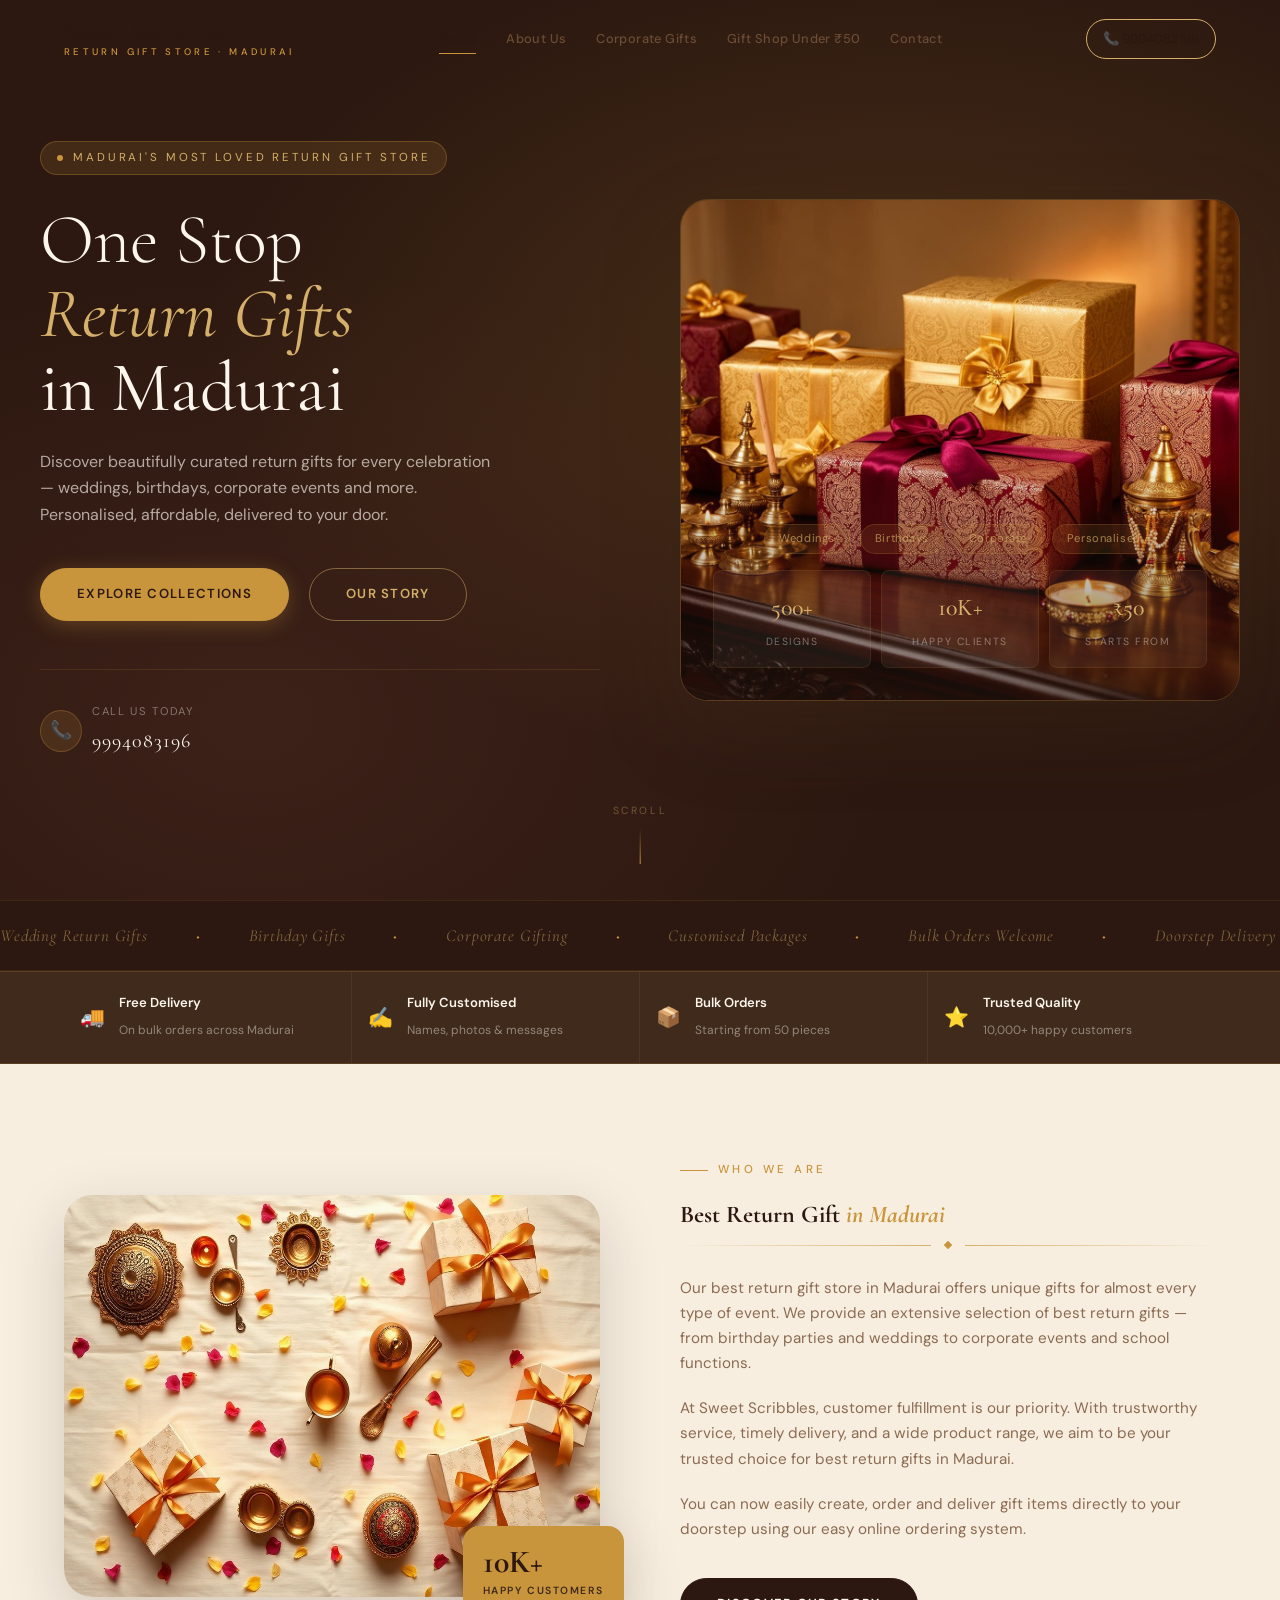
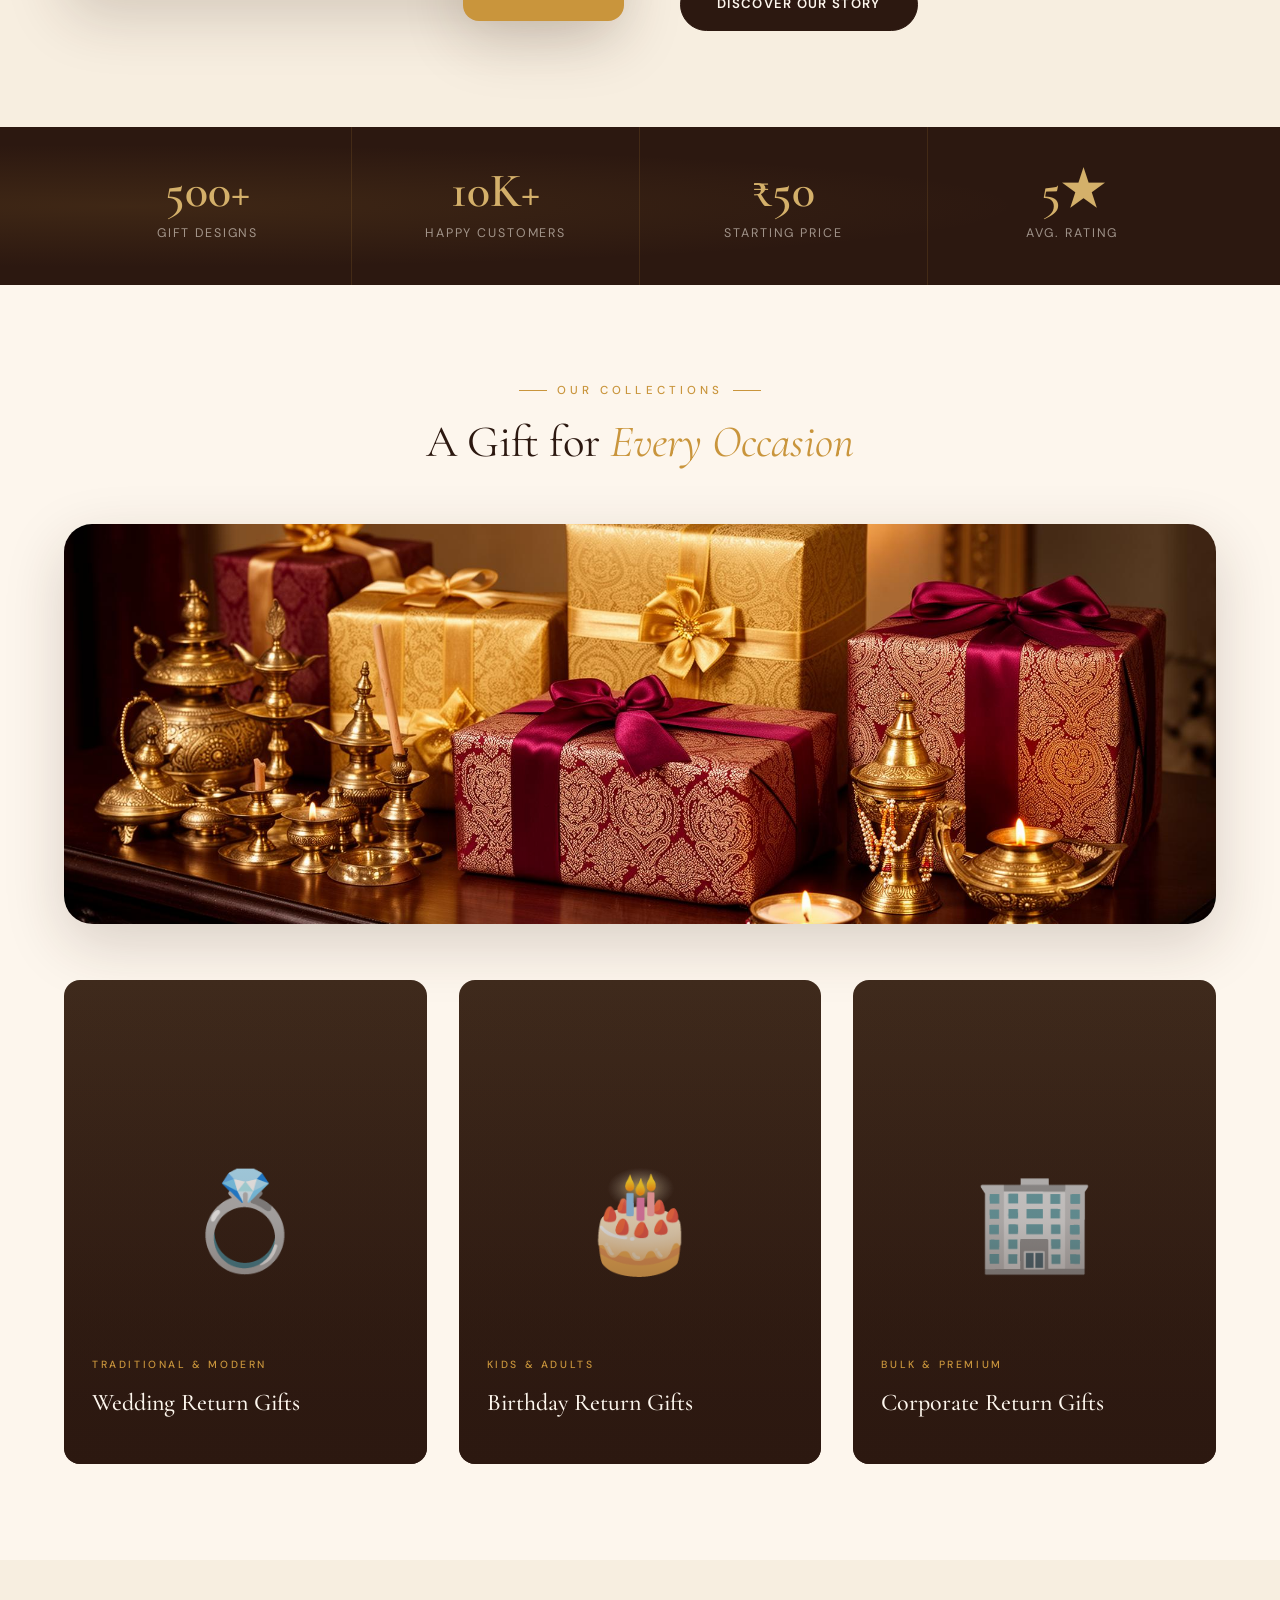
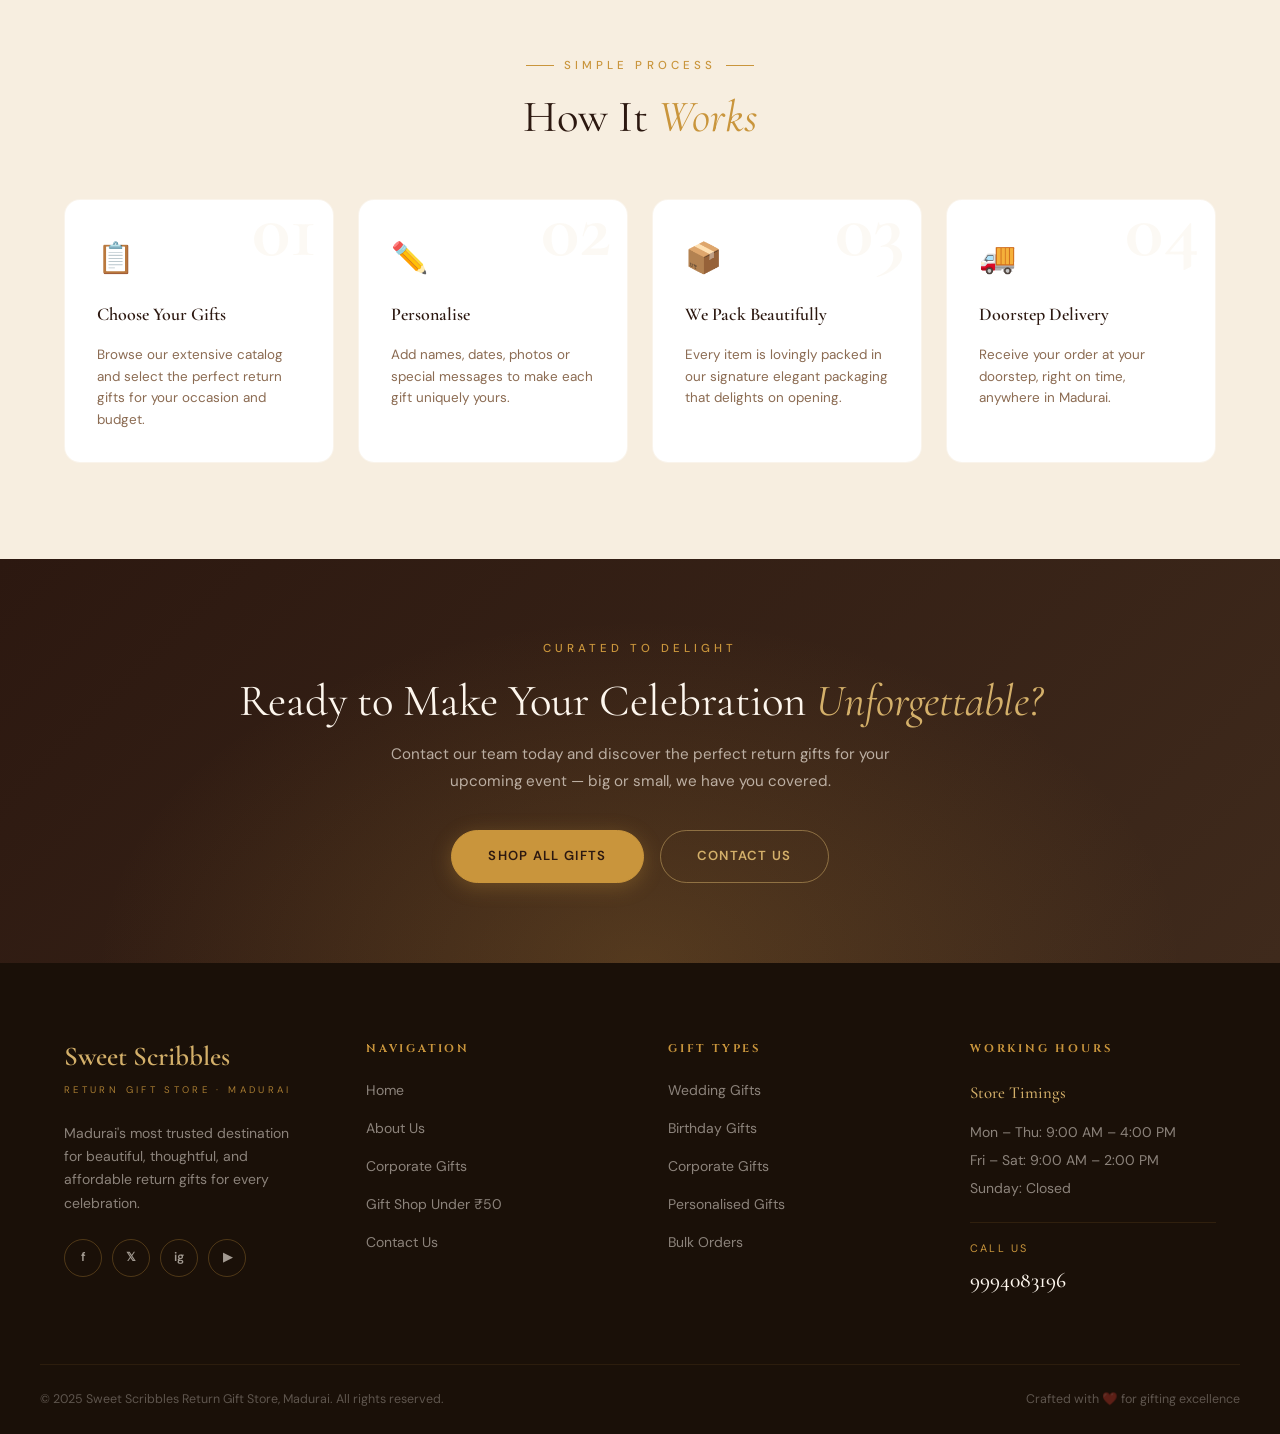
<file: index.html>
<!DOCTYPE html>
<html lang="en">
<head>
  <meta charset="UTF-8">
  <meta name="viewport" content="width=device-width, initial-scale=1.0">
  <title>Sweet Scribbles — Best Return Gift Store in Madurai | Gifts Under ₹50</title>
  <meta name="description" content="Sweet Scribbles is Madurai's most trusted return gift store. Discover curated wedding, birthday & corporate return gifts starting from ₹50. Free delivery on bulk orders.">
  <meta name="keywords" content="return gifts Madurai, wedding return gifts, birthday return gifts, corporate gifts Madurai, bulk gifts, Sweet Scribbles">
  <meta property="og:title" content="Sweet Scribbles — Best Return Gift Store in Madurai">
  <meta property="og:description" content="Curated return gifts for every celebration — weddings, birthdays, corporate events. Starting from ₹50.">
  <meta property="og:type" content="website">
  <meta property="og:image" content="images/home/hero-gifts.jpg">
  <link rel="canonical" href="index.html">
  <link rel="stylesheet" href="style.css">
  <script type="application/ld+json">
  {
    "@context": "https://schema.org",
    "@type": "LocalBusiness",
    "name": "Sweet Scribbles Return Gift Store",
    "description": "Madurai's most trusted return gift store for weddings, birthdays, and corporate events.",
    "address": { "@type": "PostalAddress", "addressLocality": "Madurai", "addressRegion": "Tamil Nadu", "addressCountry": "IN" },
    "telephone": "+919994083196",
    "priceRange": "₹50 - ₹500"
  }
  </script>
</head>
<body>

<!-- ═══════ HEADER ═══════ -->
<header class="site-header">
  <div class="container header-inner">
    <a href="index-standalone.html" class="logo">
      <span class="logo-name">Sweet Scribbles</span>
      <span class="logo-sub">Return Gift Store · Madurai</span>
    </a>
    <nav class="nav-desktop">
      <a href="index-standalone.html" class="nav-link active">Home</a>
      <a href="about-standalone.html" class="nav-link">About Us</a>
      <a href="corporate-standalone.html" class="nav-link">Corporate Gifts</a>
      <a href="collections-standalone.html" class="nav-link">Gift Shop Under ₹50</a>
      <a href="contact-standalone.html" class="nav-link">Contact</a>
    </nav>
    <div style="display:flex;align-items:center;gap:0.5rem;flex-shrink:0;">
      <a href="tel:9994083196" class="header-phone">📞 9994083196</a>
      <button class="hamburger" aria-label="Menu">
        <span></span><span></span><span></span>
      </button>
    </div>
  </div>
  <nav class="mobile-nav">
    <a href="index-standalone.html" class="active">Home</a>
    <a href="about-standalone.html">About Us</a>
    <a href="corporate-standalone.html">Corporate Gifts</a>
    <a href="collections-standalone.html">Gift Shop Under ₹50</a>
    <a href="contact-standalone.html">Contact</a>
  </nav>
</header>

<!-- ═══════ HERO ═══════ -->
<section class="hero">
  <div class="container hero-grid">
    <div>
      <div class="hero-badge animate-fade-down">
        <span class="dot"></span> Madurai's Most Loved Return Gift Store
      </div>
      <h1 class="animate-fade-up">
        <span>One Stop</span>
        <em>Return Gifts</em>
        in Madurai
      </h1>
      <p class="hero-desc animate-fade-up" style="animation-delay:0.2s">
        Discover beautifully curated return gifts for every celebration — weddings, birthdays, corporate events and more. Personalised, affordable, delivered to your door.
      </p>
      <div class="animate-fade-up" style="display:flex;align-items:center;gap:1.25rem;flex-wrap:wrap;animation-delay:0.3s">
        <a href="collections-standalone.html" class="btn btn-accent">Explore Collections</a>
        <a href="about-standalone.html" class="btn btn-outline-gold">Our Story</a>
      </div>
      <div class="hero-phone animate-fade-up" style="animation-delay:0.4s">
        <div class="hero-phone-icon">📞</div>
        <div>
          <div class="hero-phone-label">Call us today</div>
          <div class="hero-phone-num">9994083196</div>
        </div>
      </div>
    </div>
    <div class="hero-image animate-fade-in" style="animation-delay:0.2s">
      <div class="hero-image-wrap">
        <!-- IMAGE 1: Replace images/home/hero-gifts.jpg -->
        <img src="images/home/hero-gifts.jpg" alt="Beautiful curated return gifts collection by Sweet Scribbles Madurai" width="1920" height="1080">
        <div class="hero-image-overlay"></div>
        <div class="hero-image-bottom">
          <div class="hero-tags">
            <span class="hero-tag">Weddings</span>
            <span class="hero-tag">Birthdays</span>
            <span class="hero-tag">Corporate</span>
            <span class="hero-tag">Personalised</span>
          </div>
          <div class="hero-stats">
            <div class="hero-stat"><span class="hero-stat-num">500+</span><span class="hero-stat-txt">Designs</span></div>
            <div class="hero-stat"><span class="hero-stat-num">10K+</span><span class="hero-stat-txt">Happy Clients</span></div>
            <div class="hero-stat"><span class="hero-stat-num">₹50</span><span class="hero-stat-txt">Starts From</span></div>
          </div>
        </div>
      </div>
    </div>
  </div>
  <div class="scroll-cue animate-fade-in" style="animation-delay:1s">
    <span>Scroll</span>
    <div class="line"></div>
  </div>
</section>

<!-- ═══════ MARQUEE ═══════ -->
<div class="marquee-bar">
  <div class="marquee-track">
    <span class="marquee-item">Wedding Return Gifts <span class="marquee-dot">◆</span></span>
    <span class="marquee-item">Birthday Gifts <span class="marquee-dot">◆</span></span>
    <span class="marquee-item">Corporate Gifting <span class="marquee-dot">◆</span></span>
    <span class="marquee-item">Customised Packages <span class="marquee-dot">◆</span></span>
    <span class="marquee-item">Bulk Orders Welcome <span class="marquee-dot">◆</span></span>
    <span class="marquee-item">Doorstep Delivery <span class="marquee-dot">◆</span></span>
    <span class="marquee-item">Under ₹50 Collection <span class="marquee-dot">◆</span></span>
    <span class="marquee-item">Madurai's Best Gift Store <span class="marquee-dot">◆</span></span>
    <span class="marquee-item">Wedding Return Gifts <span class="marquee-dot">◆</span></span>
    <span class="marquee-item">Birthday Gifts <span class="marquee-dot">◆</span></span>
    <span class="marquee-item">Corporate Gifting <span class="marquee-dot">◆</span></span>
    <span class="marquee-item">Customised Packages <span class="marquee-dot">◆</span></span>
    <span class="marquee-item">Bulk Orders Welcome <span class="marquee-dot">◆</span></span>
    <span class="marquee-item">Doorstep Delivery <span class="marquee-dot">◆</span></span>
    <span class="marquee-item">Under ₹50 Collection <span class="marquee-dot">◆</span></span>
    <span class="marquee-item">Madurai's Best Gift Store <span class="marquee-dot">◆</span></span>
  </div>
</div>

<!-- ═══════ INFO RIBBON ═══════ -->
<div class="info-ribbon">
  <div class="container info-ribbon-grid">
    <div class="info-ribbon-item"><span>🚚</span><div><strong>Free Delivery</strong><small>On bulk orders across Madurai</small></div></div>
    <div class="info-ribbon-item"><span>✍️</span><div><strong>Fully Customised</strong><small>Names, photos &amp; messages</small></div></div>
    <div class="info-ribbon-item"><span>📦</span><div><strong>Bulk Orders</strong><small>Starting from 50 pieces</small></div></div>
    <div class="info-ribbon-item"><span>⭐</span><div><strong>Trusted Quality</strong><small>10,000+ happy customers</small></div></div>
  </div>
</div>

<!-- ═══════ ABOUT STRIP ═══════ -->
<section class="section section-secondary">
  <div class="container grid-2col">
    <div class="reveal-left">
      <div style="position:relative">
        <!-- IMAGE 2: Replace images/home/featured-collection.jpg -->
        <img src="images/home/featured-collection.jpg" alt="Curated return gift collection featuring brass items and decorated gift boxes" loading="lazy" class="img-rounded img-aspect-4-3" style="width:100%">
        <div class="floating-badge" style="bottom:-1.5rem;right:-1.5rem">
          <div class="floating-badge-num">10K+</div>
          <div class="floating-badge-text">Happy Customers</div>
        </div>
      </div>
    </div>
    <div class="reveal-right">
      <div class="content-label"><span class="content-label-line"></span><span class="content-label-text">Who We Are</span></div>
      <h2>Best Return Gift <em style="font-style:italic;color:var(--accent)">in Madurai</em></h2>
      <div class="divider"><div class="divider-line divider-line-l"></div><div class="divider-dot"></div><div class="divider-line divider-line-r"></div></div>
      <p class="text-light text-sm" style="margin-bottom:1.25rem">Our best return gift store in Madurai offers unique gifts for almost every type of event. We provide an extensive selection of best return gifts — from birthday parties and weddings to corporate events and school functions.</p>
      <p class="text-light text-sm" style="margin-bottom:1.25rem">At Sweet Scribbles, customer fulfillment is our priority. With trustworthy service, timely delivery, and a wide product range, we aim to be your trusted choice for best return gifts in Madurai.</p>
      <p class="text-light text-sm" style="margin-bottom:2.25rem">You can now easily create, order and deliver gift items directly to your doorstep using our easy online ordering system.</p>
      <a href="about-standalone.html" class="btn btn-primary">Discover Our Story</a>
    </div>
  </div>
</section>

<!-- ═══════ STATS ═══════ -->
<div class="stats-bar">
  <div class="container stats-grid">
    <div class="stat-item reveal delay-1"><span class="stat-num">500+</span><span class="stat-label">Gift Designs</span></div>
    <div class="stat-item reveal delay-2"><span class="stat-num">10K+</span><span class="stat-label">Happy Customers</span></div>
    <div class="stat-item reveal delay-3"><span class="stat-num">₹50</span><span class="stat-label">Starting Price</span></div>
    <div class="stat-item reveal delay-4"><span class="stat-num">5★</span><span class="stat-label">Avg. Rating</span></div>
  </div>
</div>

<!-- ═══════ CATEGORIES ═══════ -->
<section class="section">
  <div class="container">
    <div class="section-header reveal">
      <div class="section-label"><span class="section-label-line"></span><span class="section-label-text">Our Collections</span><span class="section-label-line"></span></div>
      <h2>A Gift for <em>Every Occasion</em></h2>
    </div>
    <div class="reveal" style="margin-bottom:3.5rem">
      <!-- IMAGE 3: Replace images/home/store-interior.jpg -->
      <img src="images/home/hero-gifts.jpg" alt="Sweet Scribbles gift store interior with curated collection shelves" loading="lazy" style="width:100%;border-radius:28px;box-shadow:var(--shadow-lg);object-fit:cover;max-height:400px">
    </div>
    <div class="grid-3col">
      <a href="collections-standalone.html" class="category-card reveal delay-1">
        <span class="category-icon">💍</span>
        <div class="category-overlay"></div>
        <div class="category-content">
          <div class="category-tag">Traditional &amp; Modern</div>
          <div class="category-title">Wedding Return Gifts</div>
        </div>
      </a>
      <a href="collections-standalone.html" class="category-card reveal delay-2">
        <span class="category-icon">🎂</span>
        <div class="category-overlay"></div>
        <div class="category-content">
          <div class="category-tag">Kids &amp; Adults</div>
          <div class="category-title">Birthday Return Gifts</div>
        </div>
      </a>
      <a href="corporate-standalone.html" class="category-card reveal delay-3">
        <span class="category-icon">🏢</span>
        <div class="category-overlay"></div>
        <div class="category-content">
          <div class="category-tag">Bulk &amp; Premium</div>
          <div class="category-title">Corporate Return Gifts</div>
        </div>
      </a>
    </div>
  </div>
</section>

<!-- ═══════ HOW IT WORKS ═══════ -->
<section class="section section-secondary">
  <div class="container">
    <div class="section-header reveal">
      <div class="section-label"><span class="section-label-line"></span><span class="section-label-text">Simple Process</span><span class="section-label-line"></span></div>
      <h2>How It <em>Works</em></h2>
    </div>
    <div class="grid-4col">
      <div class="step-card reveal delay-1"><span class="step-num">01</span><span class="step-icon">📋</span><div class="step-title">Choose Your Gifts</div><div class="step-text">Browse our extensive catalog and select the perfect return gifts for your occasion and budget.</div></div>
      <div class="step-card reveal delay-2"><span class="step-num">02</span><span class="step-icon">✏️</span><div class="step-title">Personalise</div><div class="step-text">Add names, dates, photos or special messages to make each gift uniquely yours.</div></div>
      <div class="step-card reveal delay-3"><span class="step-num">03</span><span class="step-icon">📦</span><div class="step-title">We Pack Beautifully</div><div class="step-text">Every item is lovingly packed in our signature elegant packaging that delights on opening.</div></div>
      <div class="step-card reveal delay-4"><span class="step-num">04</span><span class="step-icon">🚚</span><div class="step-title">Doorstep Delivery</div><div class="step-text">Receive your order at your doorstep, right on time, anywhere in Madurai.</div></div>
    </div>
  </div>
</section>

<!-- ═══════ CTA ═══════ -->
<section class="cta-banner">
  <div class="inner reveal">
    <span class="overline">Curated to Delight</span>
    <h2>Ready to Make Your Celebration <em>Unforgettable?</em></h2>
    <p>Contact our team today and discover the perfect return gifts for your upcoming event — big or small, we have you covered.</p>
    <div class="cta-buttons">
      <a href="collections-standalone.html" class="btn btn-accent">Shop All Gifts</a>
      <a href="contact-standalone.html" class="btn btn-outline-gold">Contact Us</a>
    </div>
  </div>
</section>

<!-- ═══════ FOOTER ═══════ -->
<footer class="site-footer">
  <div class="container footer-grid">
    <div>
      <a href="index-standalone.html"><span class="footer-brand-name">Sweet Scribbles</span><br><span class="footer-brand-sub">Return Gift Store · Madurai</span></a>
      <p class="footer-brand" style="margin-top:1.25rem;font-size:0.875rem;color:rgba(253,246,237,0.5);line-height:1.65;max-width:260px">Madurai's most trusted destination for beautiful, thoughtful, and affordable return gifts for every celebration.</p>
      <div class="footer-social"><a href="#">f</a><a href="#">𝕏</a><a href="#">ig</a><a href="#">▶</a></div>
    </div>
    <div>
      <h5 class="footer-heading">Navigation</h5>
      <ul class="footer-links">
        <li><a href="index-standalone.html">Home</a></li>
        <li><a href="about-standalone.html">About Us</a></li>
        <li><a href="corporate-standalone.html">Corporate Gifts</a></li>
        <li><a href="collections-standalone.html">Gift Shop Under ₹50</a></li>
        <li><a href="contact-standalone.html">Contact Us</a></li>
      </ul>
    </div>
    <div>
      <h5 class="footer-heading">Gift Types</h5>
      <ul class="footer-links">
        <li><a href="collections-standalone.html">Wedding Gifts</a></li>
        <li><a href="collections-standalone.html">Birthday Gifts</a></li>
        <li><a href="corporate-standalone.html">Corporate Gifts</a></li>
        <li><a href="collections-standalone.html">Personalised Gifts</a></li>
        <li><a href="collections-standalone.html">Bulk Orders</a></li>
      </ul>
    </div>
    <div>
      <h5 class="footer-heading">Working Hours</h5>
      <div class="footer-hours">
        <strong>Store Timings</strong>
        Mon – Thu: 9:00 AM – 4:00 PM<br>
        Fri – Sat: 9:00 AM – 2:00 PM<br>
        Sunday: Closed
      </div>
      <div class="footer-call"><span>Call Us</span><a href="tel:9994083196">9994083196</a></div>
    </div>
  </div>
  <div class="container footer-bottom">
    <p>© 2025 Sweet Scribbles Return Gift Store, Madurai. All rights reserved.</p>
    <p>Crafted with ❤️ for gifting excellence</p>
  </div>
</footer>

<script src="shared.js"></script>
</body>
</html>
</file>
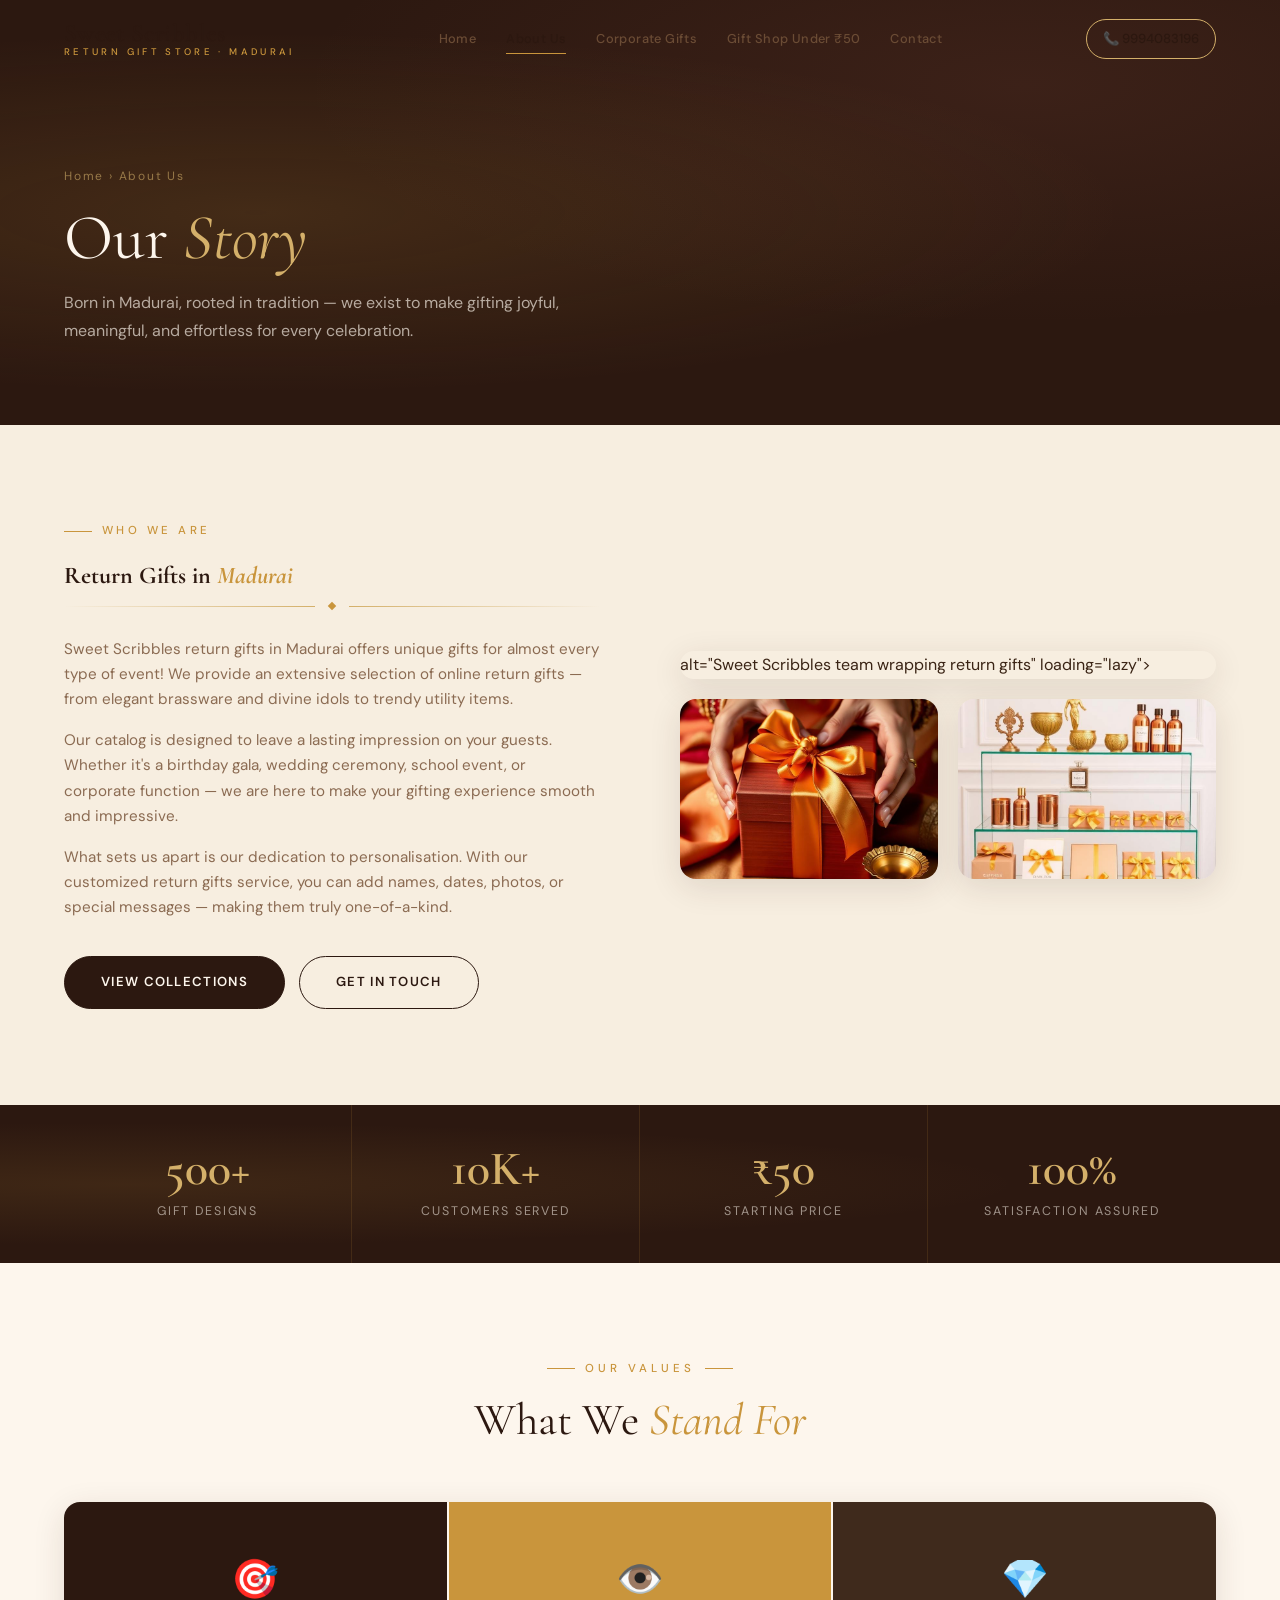
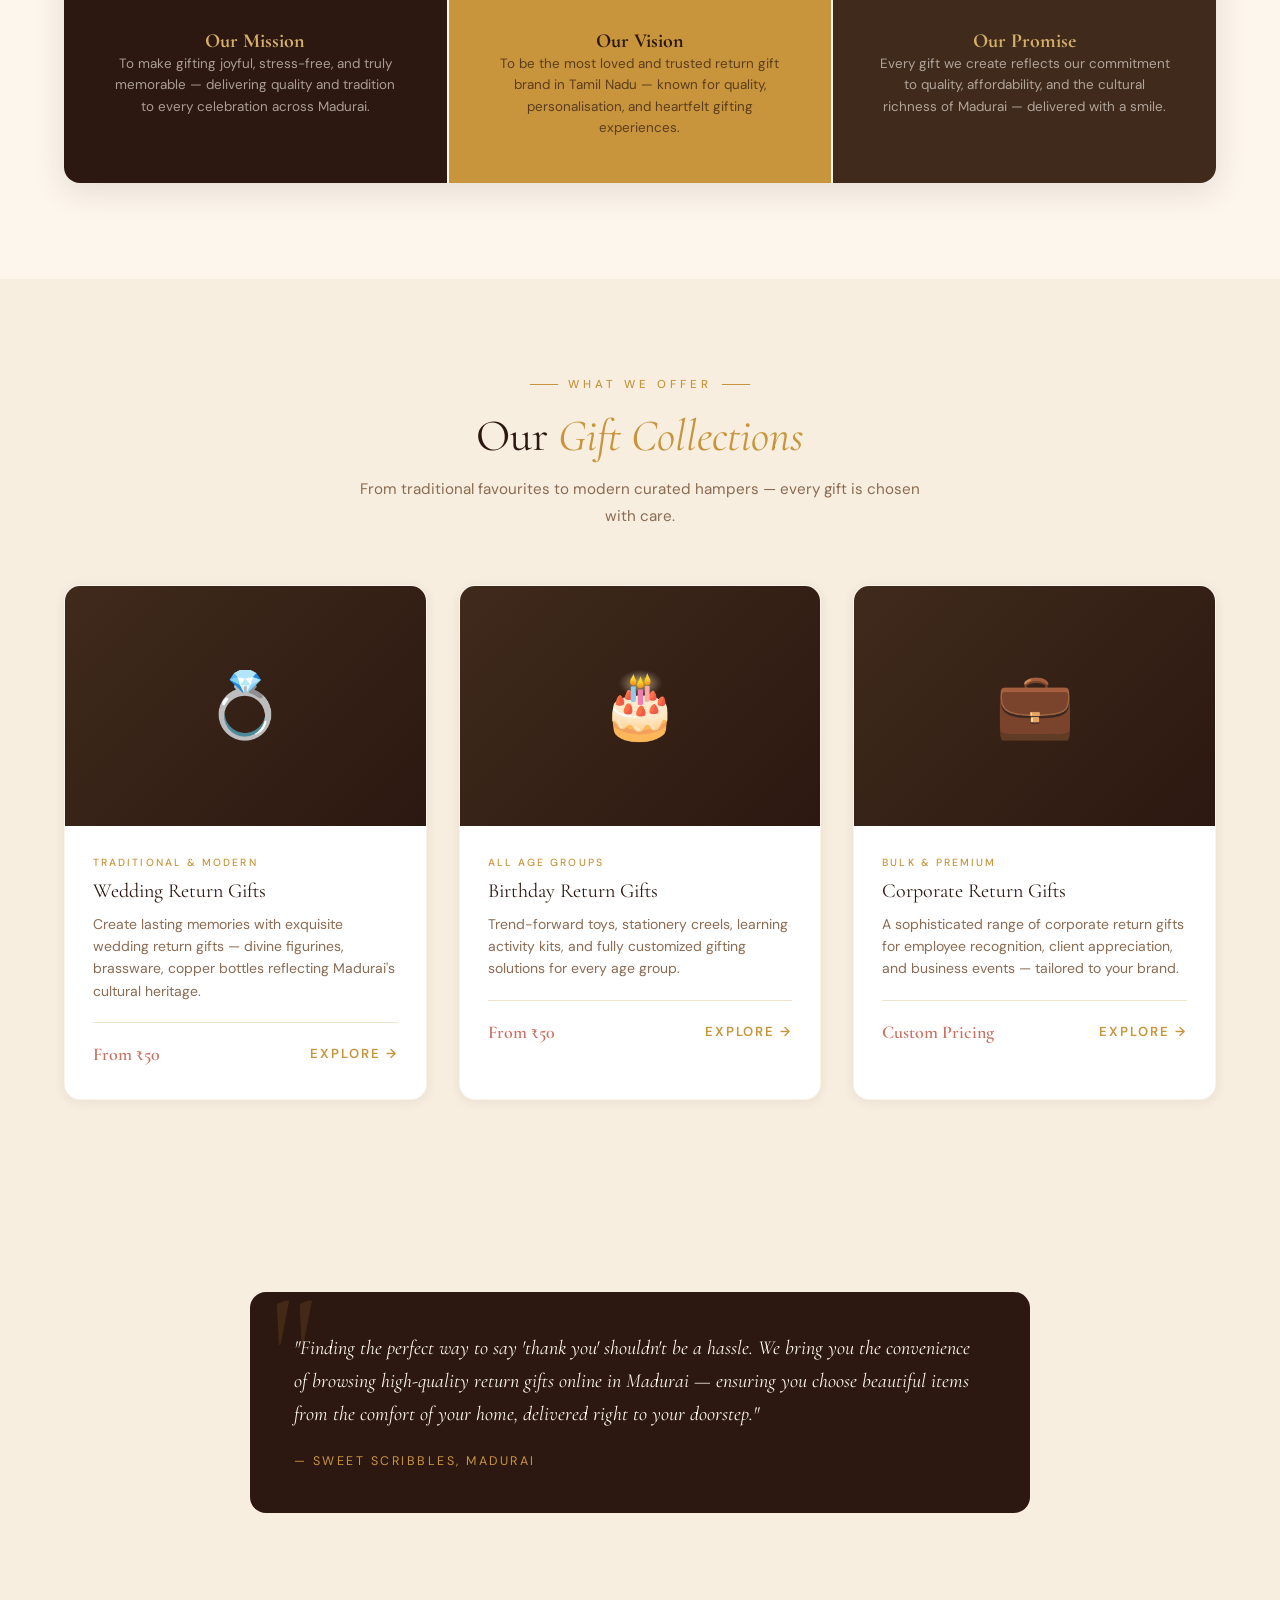
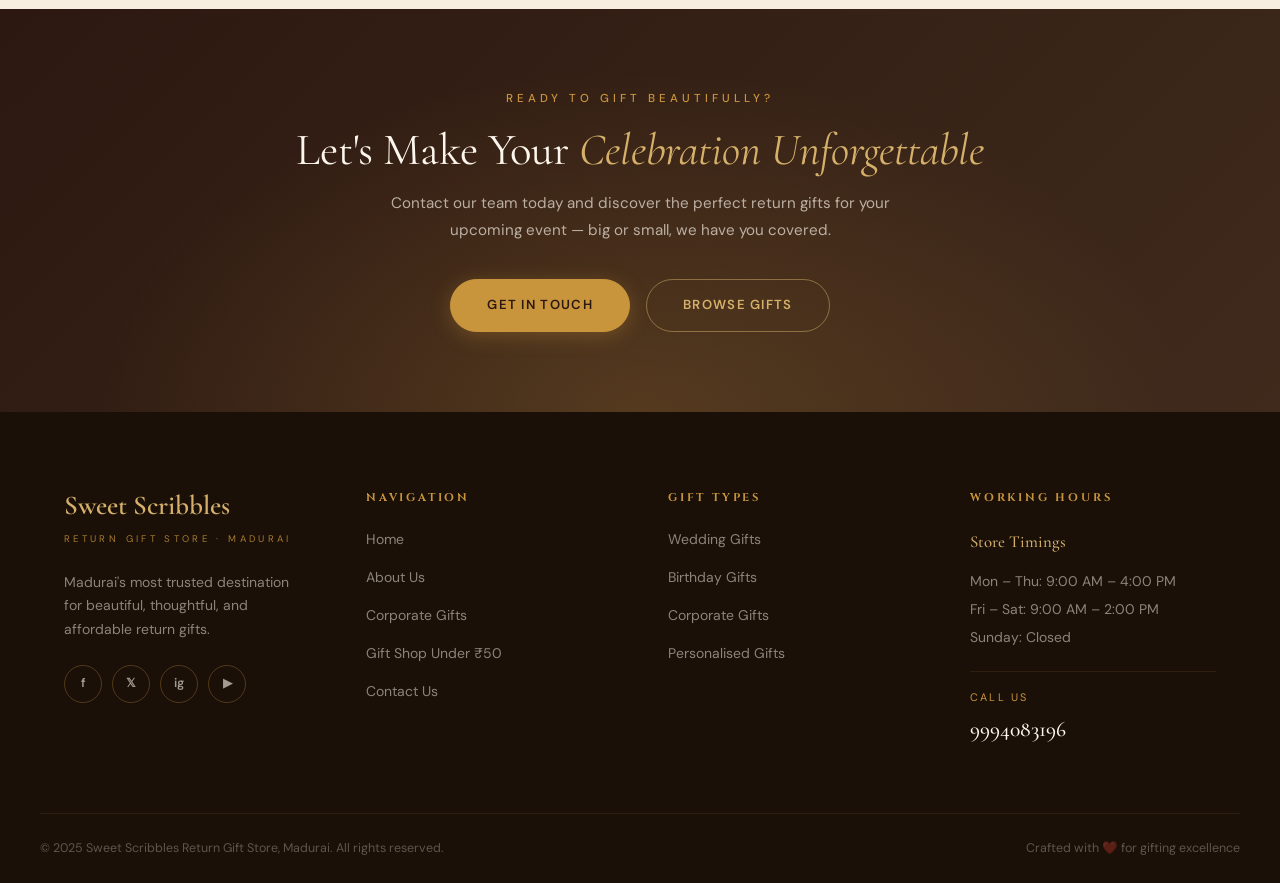
<file: about-standalone.html>
<!DOCTYPE html>
<html lang="en">
<head>
  <meta charset="UTF-8">
  <meta name="viewport" content="width=device-width, initial-scale=1.0">
  <title>About Us — Sweet Scribbles | Return Gift Store Madurai</title>
  <meta name="description" content="Learn about Sweet Scribbles — Madurai's most loved return gift store. Our story, mission, values, and commitment to making every celebration memorable.">
  <meta name="keywords" content="about Sweet Scribbles, return gift store Madurai, gift shop history, Madurai gifts">
  <meta property="og:title" content="About Us — Sweet Scribbles Return Gift Store">
  <meta property="og:description" content="Born in Madurai, rooted in tradition — we exist to make gifting joyful and effortless.">
  <link rel="canonical" href="about.html">
  <link rel="stylesheet" href="style.css">
</head>
<body>

<!-- HEADER -->
<header class="site-header">
  <div class="container header-inner">
    <a href="index-standalone.html" class="logo"><span class="logo-name">Sweet Scribbles</span><span class="logo-sub">Return Gift Store · Madurai</span></a>
    <nav class="nav-desktop">
      <a href="index-standalone.html" class="nav-link">Home</a>
      <a href="about-standalone.html" class="nav-link active">About Us</a>
      <a href="corporate-standalone.html" class="nav-link">Corporate Gifts</a>
      <a href="collections-standalone.html" class="nav-link">Gift Shop Under ₹50</a>
      <a href="contact-standalone.html" class="nav-link">Contact</a>
    </nav>
    <div style="display:flex;align-items:center;gap:0.5rem;flex-shrink:0;">
      <a href="tel:9994083196" class="header-phone">📞 9994083196</a>
      <button class="hamburger" aria-label="Menu"><span></span><span></span><span></span></button>
    </div>
  </div>
  <nav class="mobile-nav">
    <a href="index-standalone.html">Home</a><a href="about-standalone.html" class="active">About Us</a><a href="corporate-standalone.html">Corporate Gifts</a><a href="collections-standalone.html">Gift Shop Under ₹50</a><a href="contact-standalone.html">Contact</a>
  </nav>
</header>

<!-- PAGE HERO -->
<section class="page-hero">
  <div class="container">
    <p class="breadcrumb">Home › About Us</p>
    <h1>Our <em>Story</em></h1>
    <p>Born in Madurai, rooted in tradition — we exist to make gifting joyful, meaningful, and effortless for every celebration.</p>
  </div>
</section>

<!-- STORY -->
<section class="section section-secondary">
  <div class="container grid-2col">
    <div class="reveal-left">
      <div class="content-label"><span class="content-label-line"></span><span class="content-label-text">Who We Are</span></div>
      <h2>Return Gifts in <em style="font-style:italic;color:var(--accent)">Madurai</em></h2>
      <div class="divider"><div class="divider-line divider-line-l"></div><div class="divider-dot"></div><div class="divider-line divider-line-r"></div></div>
      <p class="text-light text-sm" style="margin-bottom:1rem">Sweet Scribbles return gifts in Madurai offers unique gifts for almost every type of event! We provide an extensive selection of online return gifts — from elegant brassware and divine idols to trendy utility items.</p>
      <p class="text-light text-sm" style="margin-bottom:1rem">Our catalog is designed to leave a lasting impression on your guests. Whether it's a birthday gala, wedding ceremony, school event, or corporate function — we are here to make your gifting experience smooth and impressive.</p>
      <p class="text-light text-sm" style="margin-bottom:2.25rem">What sets us apart is our dedication to personalisation. With our customized return gifts service, you can add names, dates, photos, or special messages — making them truly one-of-a-kind.</p>
      <div style="display:flex;gap:0.875rem;flex-wrap:wrap">
        <a href="collections-standalone.html" class="btn btn-primary">View Collections</a>
        <a href="contact-standalone.html" class="btn btn-outline">Get in Touch</a>
      </div>
    </div>
    <div class="reveal-right">
      <!-- IMAGE 1: Replace images/about/team-working.jpg -->
      <div style="display:grid;grid-template-columns:1fr 1fr;gap:1.25rem">
        <div style="grid-column:span 2" class="img-rounded-sm img-h-280">alt="Sweet Scribbles team wrapping return gifts" loading="lazy"></div>
        <!-- IMAGE 2: Replace images/about/gift-wrapping.jpg -->
        <div class="img-rounded-sm img-h-180"><img src="images/about/gift-wrapping.jpg" alt="Close-up of gift wrapping with golden ribbon" loading="lazy"></div>
        <!-- IMAGE 3: Replace images/about/gift-display.jpg -->
        <div class="img-rounded-sm img-h-180"><img src="images/about/gift-display.jpg" alt="Premium gift display with brass figurines" loading="lazy"></div>
      </div>
    </div>
  </div>
</section>

<!-- STATS -->
<div class="stats-bar">
  <div class="container stats-grid">
    <div class="stat-item reveal delay-1"><span class="stat-num">500+</span><span class="stat-label">Gift Designs</span></div>
    <div class="stat-item reveal delay-2"><span class="stat-num">10K+</span><span class="stat-label">Customers Served</span></div>
    <div class="stat-item reveal delay-3"><span class="stat-num">₹50</span><span class="stat-label">Starting Price</span></div>
    <div class="stat-item reveal delay-4"><span class="stat-num">100%</span><span class="stat-label">Satisfaction Assured</span></div>
  </div>
</div>

<!-- MISSION -->
<section class="section">
  <div class="container">
    <div class="section-header reveal">
      <div class="section-label"><span class="section-label-line"></span><span class="section-label-text">Our Values</span><span class="section-label-line"></span></div>
      <h2>What We <em>Stand For</em></h2>
    </div>
    <div class="values-grid reveal">
      <div class="value-card value-card-dark">
        <span class="value-icon">🎯</span>
        <h3 style="font-size:1.25rem;color:var(--gold-light)">Our Mission</h3>
        <p style="font-size:0.84rem;color:rgba(253,246,237,0.6);line-height:1.6">To make gifting joyful, stress-free, and truly memorable — delivering quality and tradition to every celebration across Madurai.</p>
      </div>
      <div class="value-card value-card-accent">
        <span class="value-icon">👁️</span>
        <h3 style="font-size:1.25rem;color:var(--accent-fg)">Our Vision</h3>
        <p style="font-size:0.84rem;color:rgba(44,24,16,0.7);line-height:1.6">To be the most loved and trusted return gift brand in Tamil Nadu — known for quality, personalisation, and heartfelt gifting experiences.</p>
      </div>
      <div class="value-card value-card-mahogany">
        <span class="value-icon">💎</span>
        <h3 style="font-size:1.25rem;color:var(--gold-light)">Our Promise</h3>
        <p style="font-size:0.84rem;color:rgba(253,246,237,0.6);line-height:1.6">Every gift we create reflects our commitment to quality, affordability, and the cultural richness of Madurai — delivered with a smile.</p>
      </div>
    </div>
  </div>
</section>

<!-- GIFT TYPES -->
<section class="section section-secondary">
  <div class="container">
    <div class="section-header reveal">
      <div class="section-label"><span class="section-label-line"></span><span class="section-label-text">What We Offer</span><span class="section-label-line"></span></div>
      <h2>Our <em>Gift Collections</em></h2>
      <p>From traditional favourites to modern curated hampers — every gift is chosen with care.</p>
    </div>
    <div class="grid-3col">
      <div class="card reveal delay-1">
        <div class="card-image" style="display:flex;align-items:center;justify-content:center;font-size:4rem;background:linear-gradient(135deg,var(--mahogany3),var(--primary))">💍</div>
        <div class="card-body">
          <div class="card-category">Traditional &amp; Modern</div>
          <div class="card-title">Wedding Return Gifts</div>
          <div class="card-desc">Create lasting memories with exquisite wedding return gifts — divine figurines, brassware, copper bottles reflecting Madurai's cultural heritage.</div>
          <div class="card-footer"><span class="card-price">From ₹50</span><a href="collections-standalone.html" style="color:var(--accent);font-size:0.82rem;font-weight:600;letter-spacing:0.15em;text-transform:uppercase">Explore →</a></div>
        </div>
      </div>
      <div class="card reveal delay-2">
        <div class="card-image" style="display:flex;align-items:center;justify-content:center;font-size:4rem;background:linear-gradient(135deg,var(--mahogany3),var(--primary))">🎂</div>
        <div class="card-body">
          <div class="card-category">All Age Groups</div>
          <div class="card-title">Birthday Return Gifts</div>
          <div class="card-desc">Trend-forward toys, stationery creels, learning activity kits, and fully customized gifting solutions for every age group.</div>
          <div class="card-footer"><span class="card-price">From ₹50</span><a href="collections-standalone.html" style="color:var(--accent);font-size:0.82rem;font-weight:600;letter-spacing:0.15em;text-transform:uppercase">Explore →</a></div>
        </div>
      </div>
      <div class="card reveal delay-3">
        <div class="card-image" style="display:flex;align-items:center;justify-content:center;font-size:4rem;background:linear-gradient(135deg,var(--mahogany3),var(--primary))">💼</div>
        <div class="card-body">
          <div class="card-category">Bulk &amp; Premium</div>
          <div class="card-title">Corporate Return Gifts</div>
          <div class="card-desc">A sophisticated range of corporate return gifts for employee recognition, client appreciation, and business events — tailored to your brand.</div>
          <div class="card-footer"><span class="card-price">Custom Pricing</span><a href="corporate-standalone.html" style="color:var(--accent);font-size:0.82rem;font-weight:600;letter-spacing:0.15em;text-transform:uppercase">Explore →</a></div>
        </div>
      </div>
    </div>
  </div>
</section>

<!-- QUOTE -->
<section class="section section-secondary">
  <div class="container">
    <div class="quote-card reveal">
      <span class="quote-mark">"</span>
      <p class="quote-text">"Finding the perfect way to say 'thank you' shouldn't be a hassle. We bring you the convenience of browsing high-quality return gifts online in Madurai — ensuring you choose beautiful items from the comfort of your home, delivered right to your doorstep."</p>
      <div class="quote-author">— Sweet Scribbles, Madurai</div>
    </div>
  </div>
</section>

<!-- CTA -->
<section class="cta-banner">
  <div class="inner reveal">
    <span class="overline">Ready to Gift Beautifully?</span>
    <h2>Let's Make Your <em>Celebration Unforgettable</em></h2>
    <p>Contact our team today and discover the perfect return gifts for your upcoming event — big or small, we have you covered.</p>
    <div class="cta-buttons">
      <a href="contact-standalone.html" class="btn btn-accent">Get in Touch</a>
      <a href="collections-standalone.html" class="btn btn-outline-gold">Browse Gifts</a>
    </div>
  </div>
</section>

<!-- FOOTER -->
<footer class="site-footer">
  <div class="container footer-grid">
    <div><a href="index-standalone.html"><span class="footer-brand-name">Sweet Scribbles</span><br><span class="footer-brand-sub">Return Gift Store · Madurai</span></a><p style="margin-top:1.25rem;font-size:0.875rem;color:rgba(253,246,237,0.5);line-height:1.65;max-width:260px">Madurai's most trusted destination for beautiful, thoughtful, and affordable return gifts.</p><div class="footer-social"><a href="#">f</a><a href="#">𝕏</a><a href="#">ig</a><a href="#">▶</a></div></div>
    <div><h5 class="footer-heading">Navigation</h5><ul class="footer-links"><li><a href="index-standalone.html">Home</a></li><li><a href="about-standalone.html">About Us</a></li><li><a href="corporate-standalone.html">Corporate Gifts</a></li><li><a href="collections-standalone.html">Gift Shop Under ₹50</a></li><li><a href="contact-standalone.html">Contact Us</a></li></ul></div>
    <div><h5 class="footer-heading">Gift Types</h5><ul class="footer-links"><li><a href="collections-standalone.html">Wedding Gifts</a></li><li><a href="collections-standalone.html">Birthday Gifts</a></li><li><a href="corporate-standalone.html">Corporate Gifts</a></li><li><a href="collections-standalone.html">Personalised Gifts</a></li></ul></div>
    <div><h5 class="footer-heading">Working Hours</h5><div class="footer-hours"><strong>Store Timings</strong>Mon – Thu: 9:00 AM – 4:00 PM<br>Fri – Sat: 9:00 AM – 2:00 PM<br>Sunday: Closed</div><div class="footer-call"><span>Call Us</span><a href="tel:9994083196">9994083196</a></div></div>
  </div>
  <div class="container footer-bottom"><p>© 2025 Sweet Scribbles Return Gift Store, Madurai. All rights reserved.</p><p>Crafted with ❤️ for gifting excellence</p></div>
</footer>
<script src="shared.js"></script>
</body>
</html>
</file>
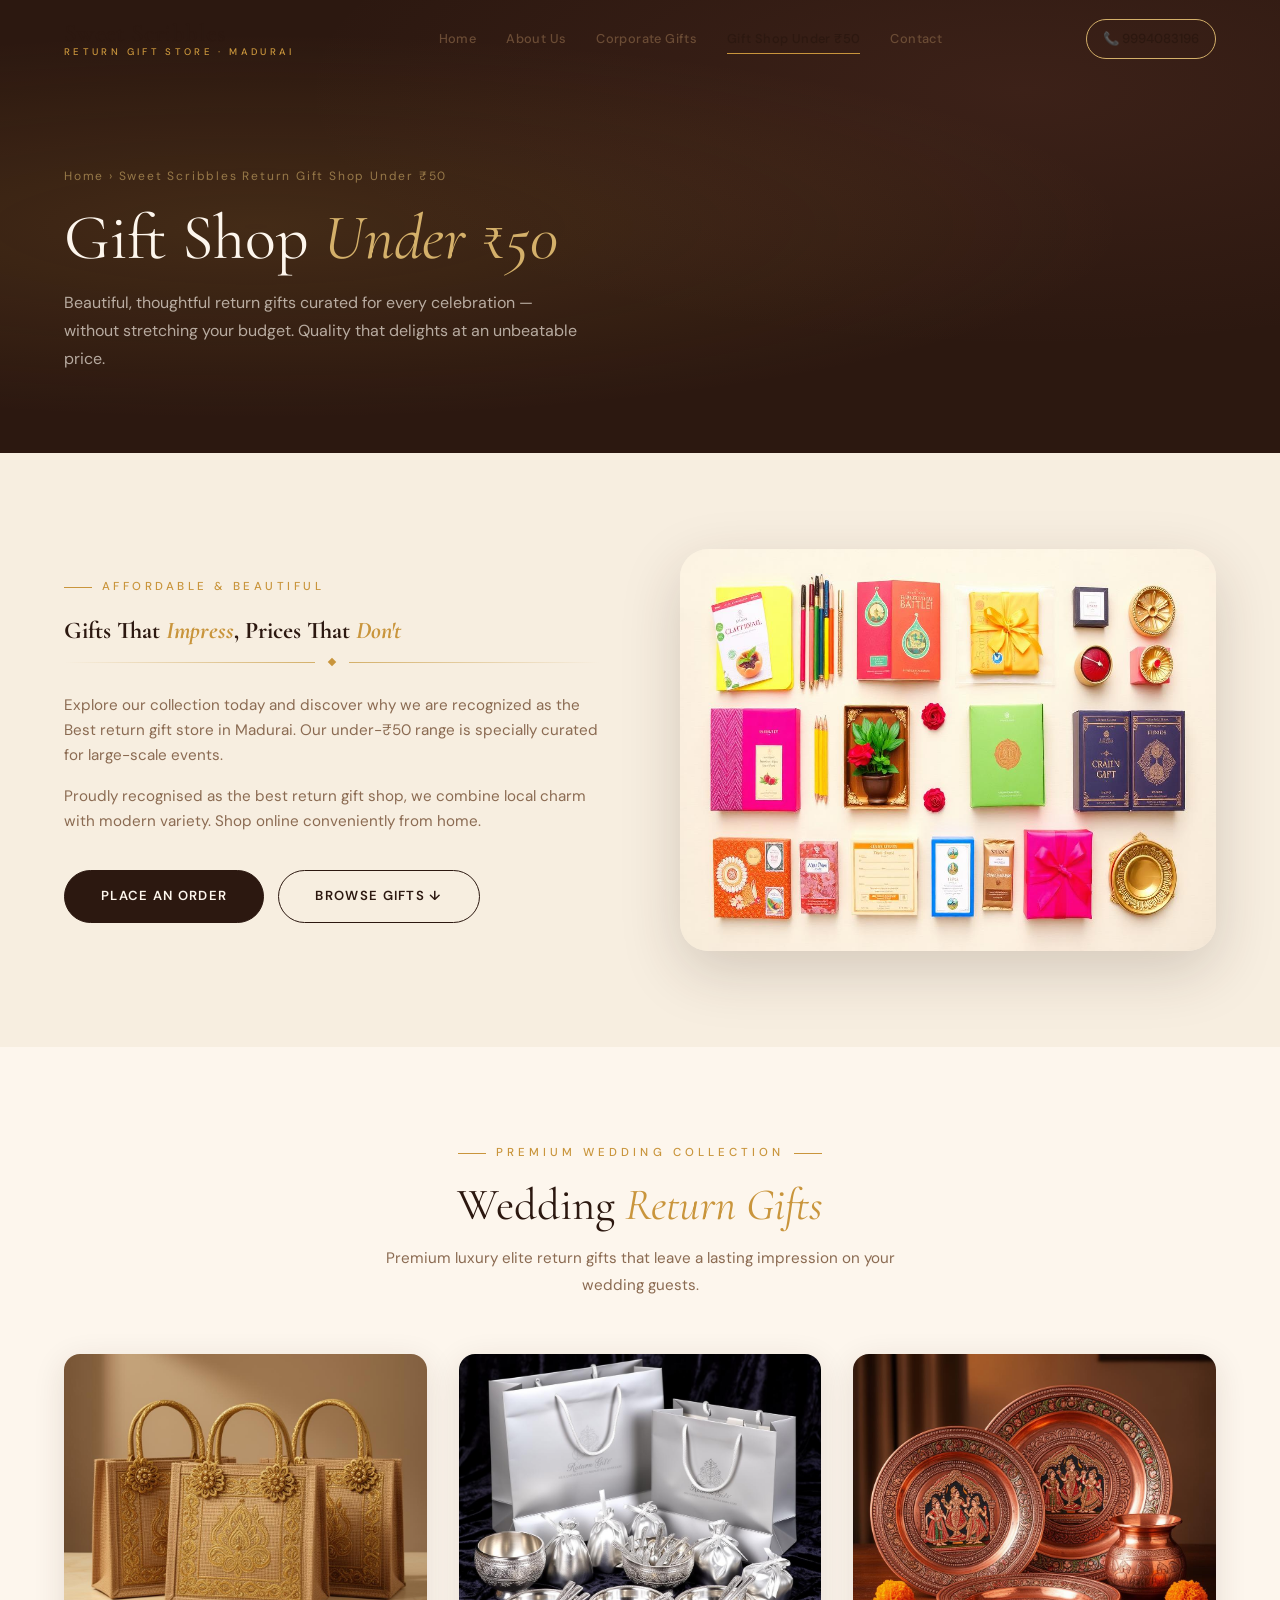
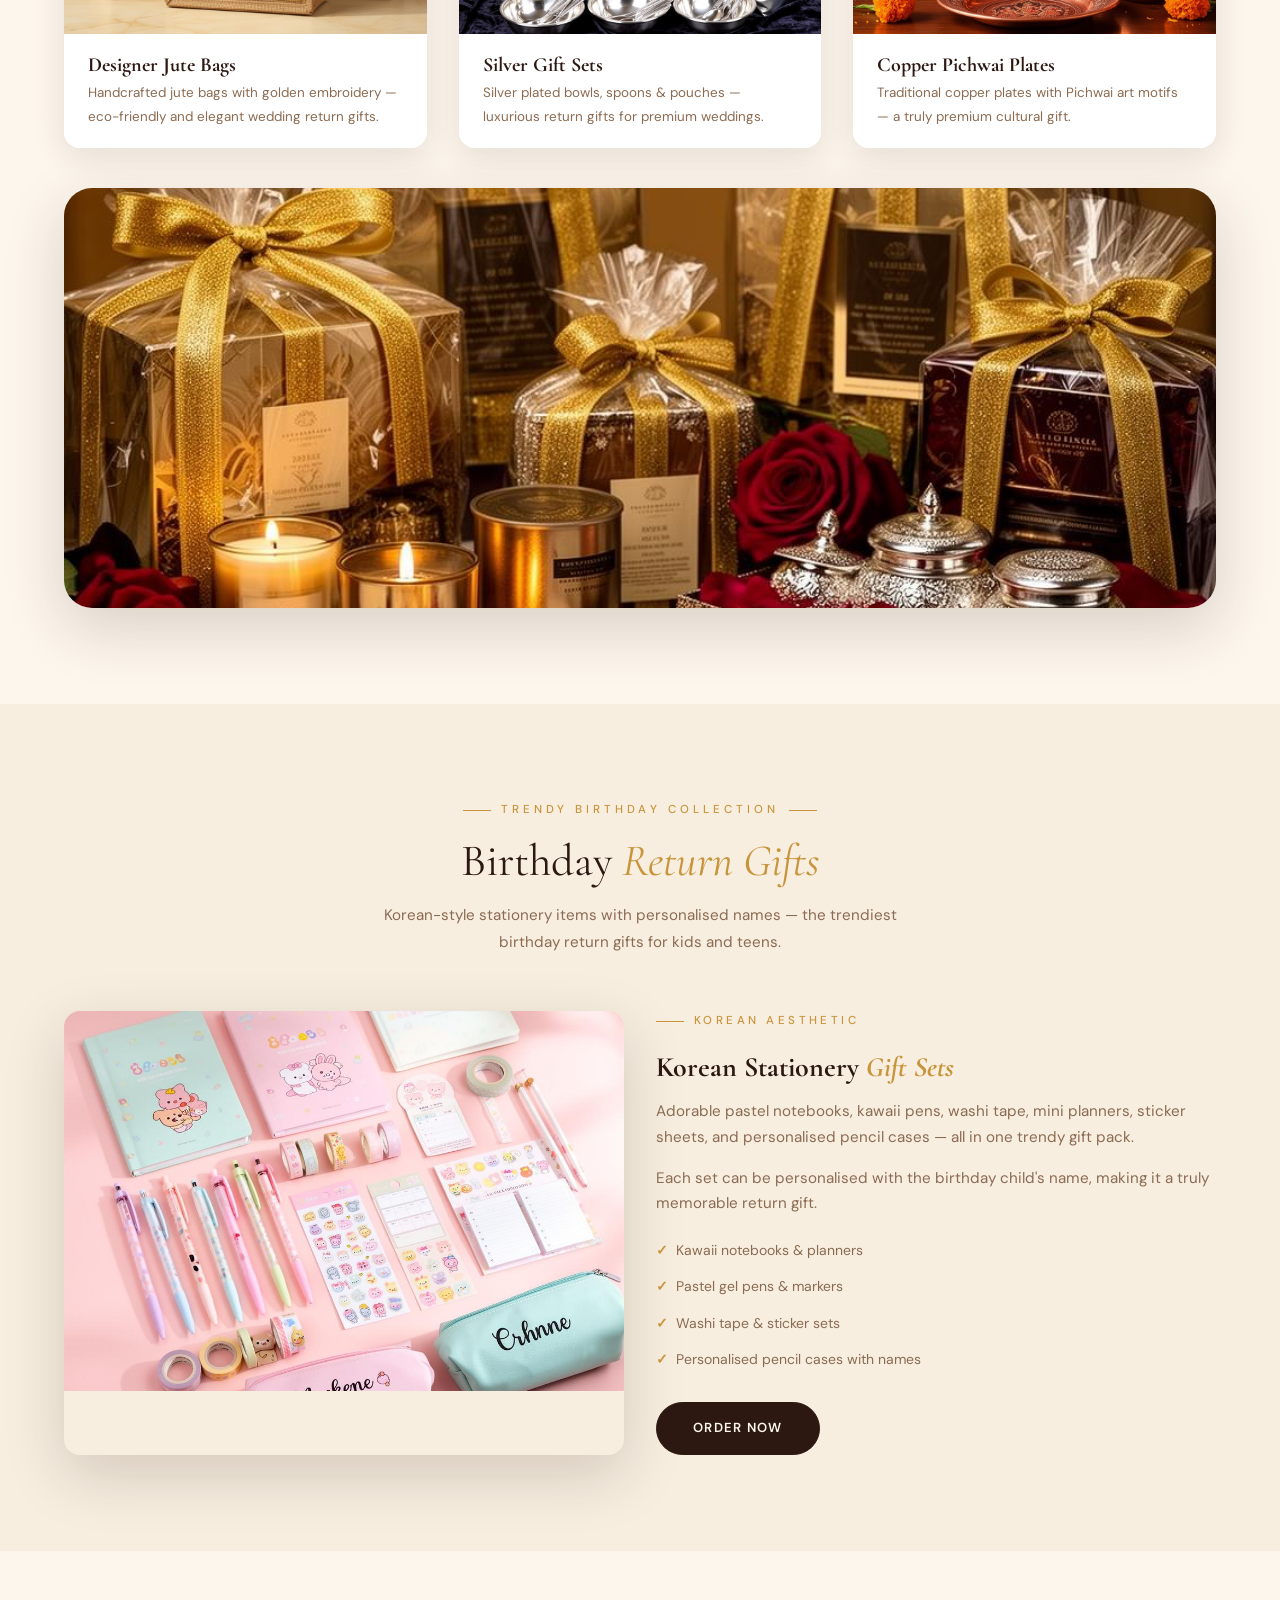
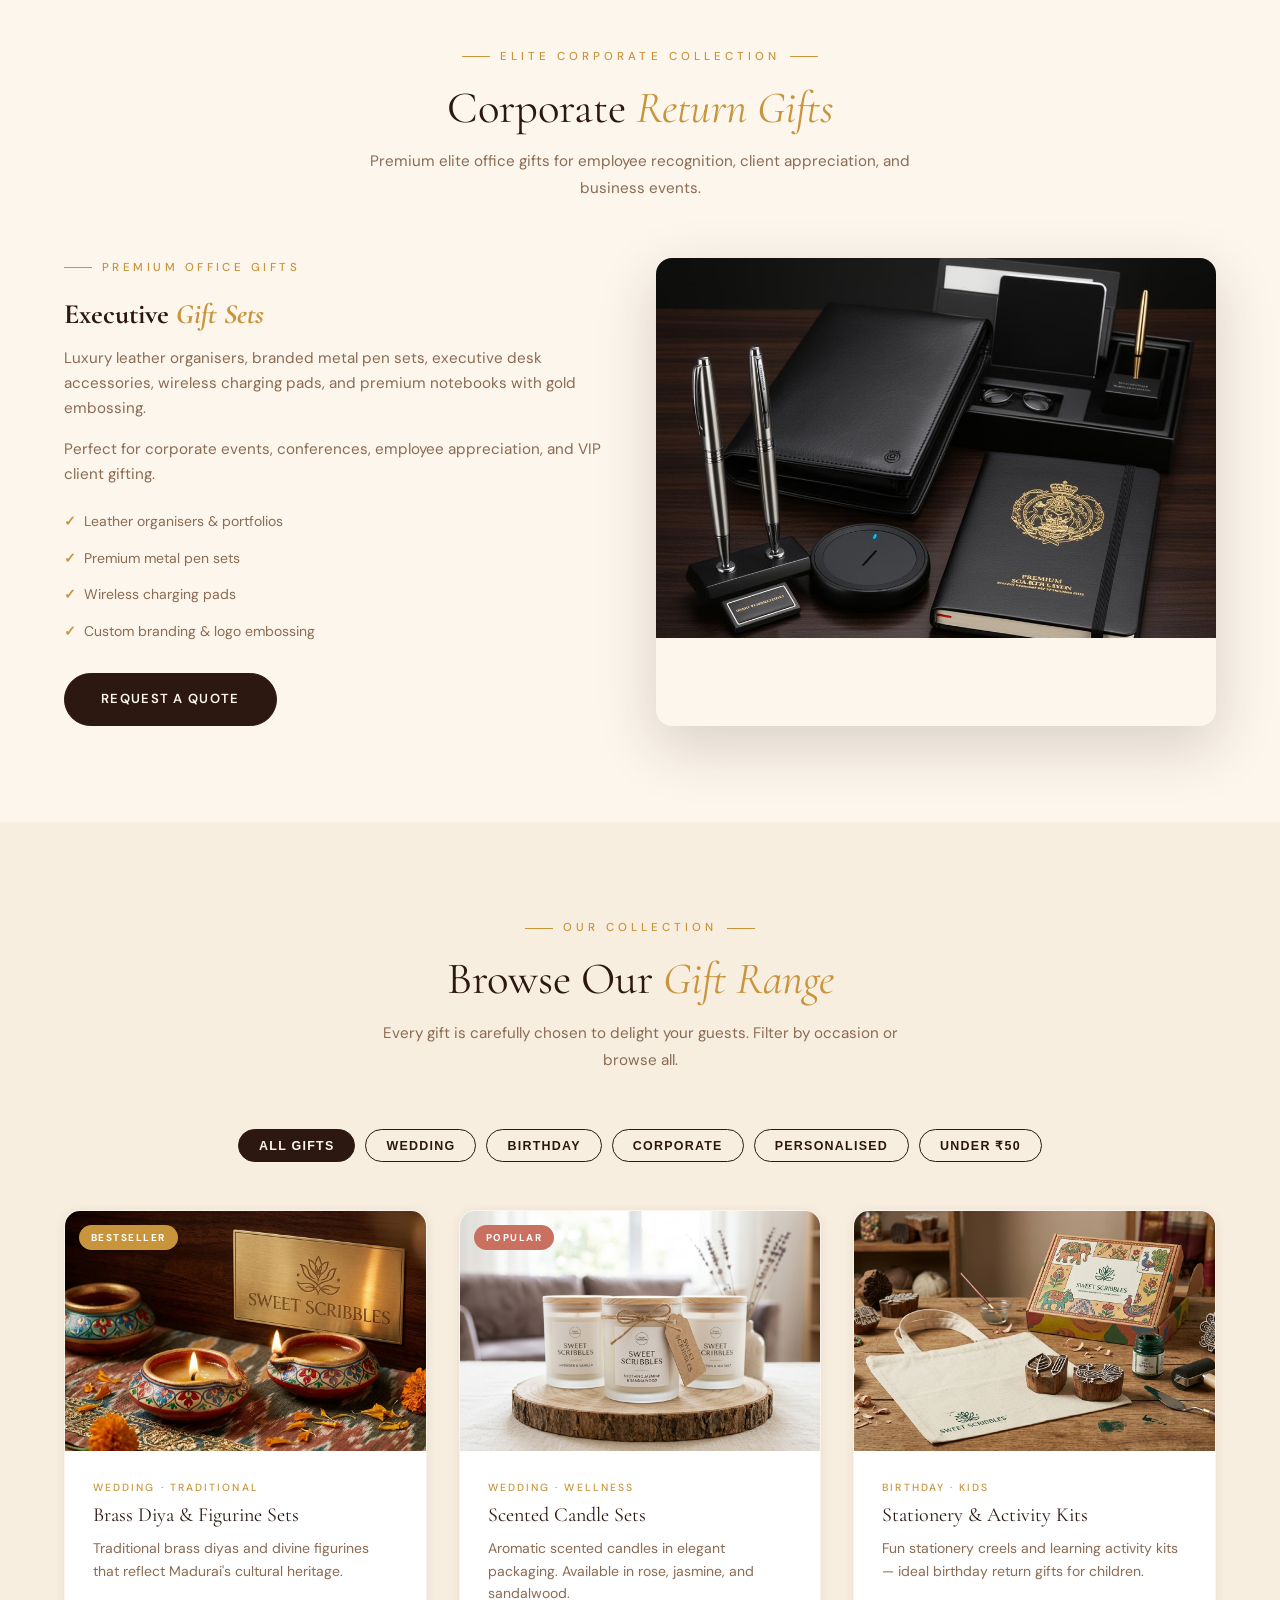
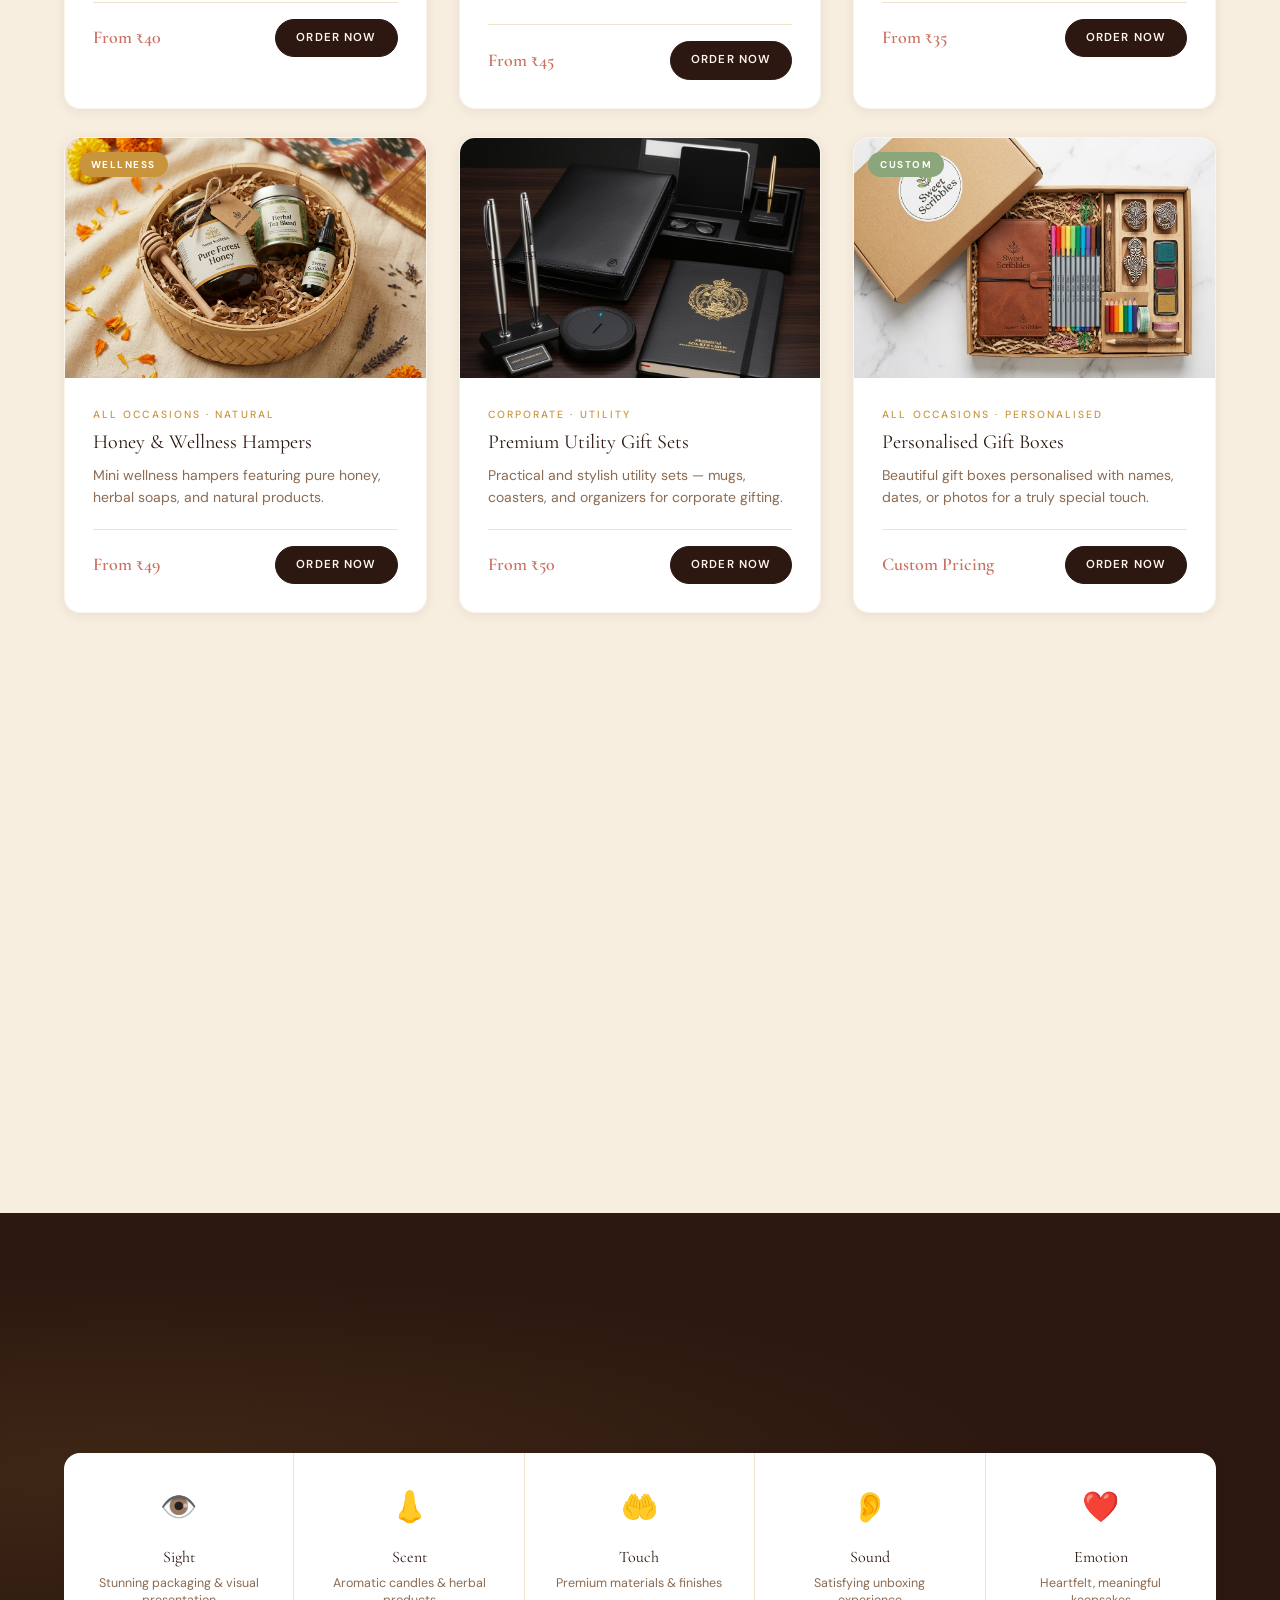
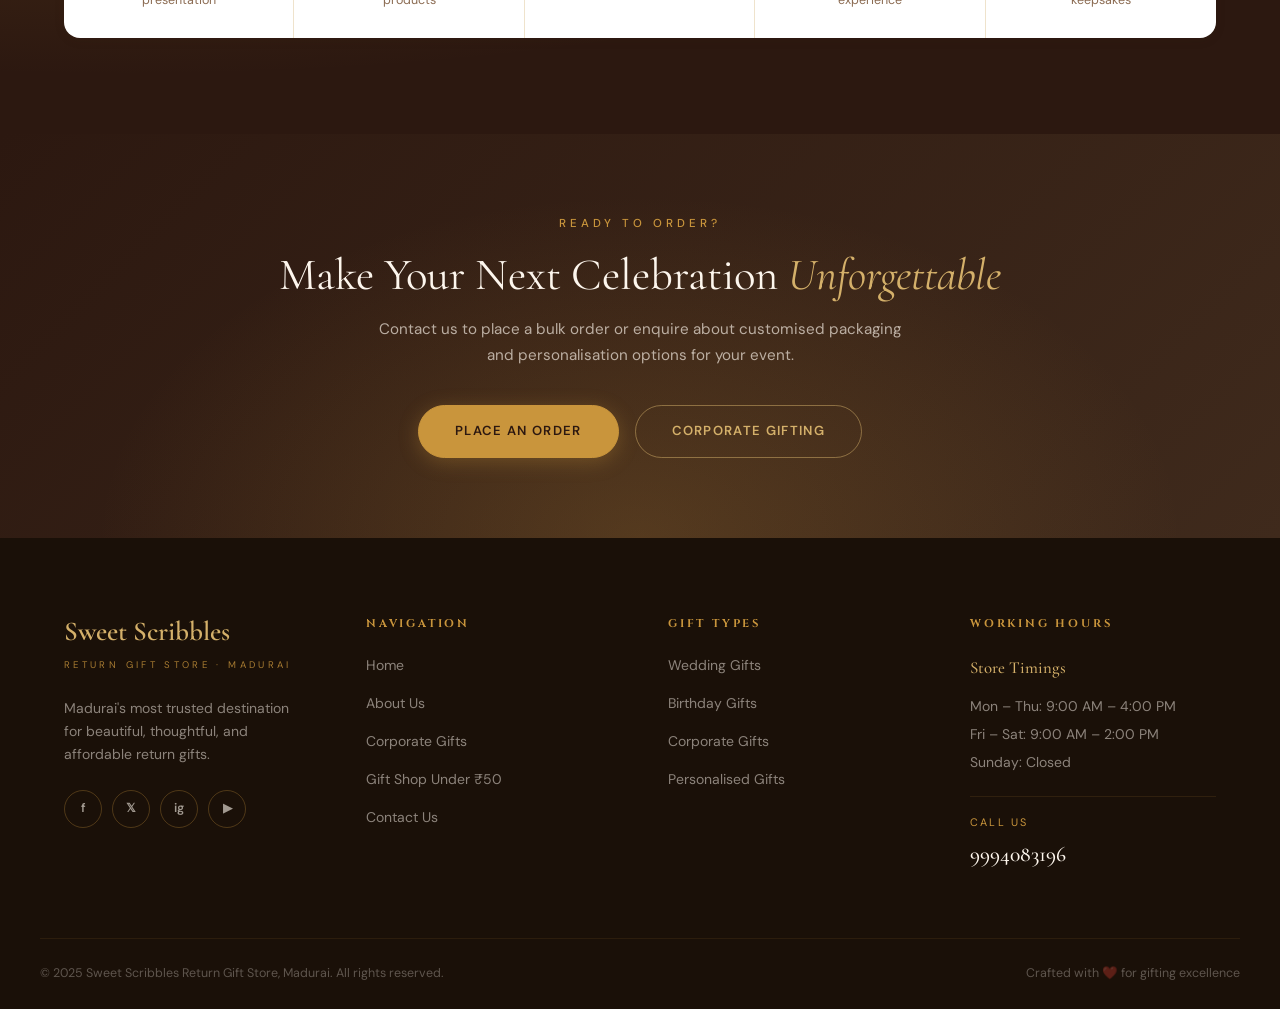
<file: collections-standalone.html>
<!DOCTYPE html>
<html lang="en">
<head>
  <meta charset="UTF-8">
  <meta name="viewport" content="width=device-width, initial-scale=1.0">
  <title>Gift Shop Under ₹50 — Sweet Scribbles | Return Gifts Madurai</title>
  <meta name="description" content="Browse Sweet Scribbles' curated return gift collection under ₹50. Jute bags, silver gifts, copper pichwai plates, Korean stationery, premium wedding & corporate return gifts in Madurai.">
  <meta name="keywords" content="return gifts under 50, jute bags gifts, silver bags return gifts, copper pichwai plates, Korean stationery birthday gifts, corporate office gifts Madurai">
  <meta property="og:title" content="Gift Shop Under ₹50 — Sweet Scribbles Madurai">
  <meta property="og:description" content="Beautiful return gifts curated for every celebration — without stretching your budget.">
  <link rel="canonical" href="collections.html">
  <link rel="stylesheet" href="style.css">
</head>
<body>

<!-- HEADER -->
<header class="site-header">
  <div class="container header-inner">
    <a href="index-standalone.html" class="logo"><span class="logo-name">Sweet Scribbles</span><span class="logo-sub">Return Gift Store · Madurai</span></a>
    <nav class="nav-desktop">
      <a href="index-standalone.html" class="nav-link">Home</a>
      <a href="about-standalone.html" class="nav-link">About Us</a>
      <a href="corporate-standalone.html" class="nav-link">Corporate Gifts</a>
      <a href="collections-standalone.html" class="nav-link active">Gift Shop Under ₹50</a>
      <a href="contact-standalone.html" class="nav-link">Contact</a>
    </nav>
    <div style="display:flex;align-items:center;gap:0.5rem;flex-shrink:0;">
      <a href="tel:9994083196" class="header-phone">📞 9994083196</a>
      <button class="hamburger" aria-label="Menu"><span></span><span></span><span></span></button>
    </div>
  </div>
  <nav class="mobile-nav">
    <a href="index-standalone.html">Home</a><a href="about-standalone.html">About Us</a><a href="corporate-standalone.html">Corporate Gifts</a><a href="collections-standalone.html" class="active">Gift Shop Under ₹50</a><a href="contact-standalone.html">Contact</a>
  </nav>
</header>

<!-- PAGE HERO -->
<section class="page-hero">
  <div class="container">
    <p class="breadcrumb">Home › Sweet Scribbles Return Gift Shop Under ₹50</p>
    <h1>Gift Shop <em>Under ₹50</em></h1>
    <p>Beautiful, thoughtful return gifts curated for every celebration — without stretching your budget. Quality that delights at an unbeatable price.</p>
  </div>
</section>

<!-- INTRO -->
<section class="section section-secondary">
  <div class="container grid-2col">
    <div class="reveal-left">
      <div class="content-label"><span class="content-label-line"></span><span class="content-label-text">Affordable &amp; Beautiful</span></div>
      <h2>Gifts That <em style="font-style:italic;color:var(--accent)">Impress</em>, Prices That <em style="font-style:italic;color:var(--accent)">Don't</em></h2>
      <div class="divider"><div class="divider-line divider-line-l"></div><div class="divider-dot"></div><div class="divider-line divider-line-r"></div></div>
      <p class="text-light text-sm" style="margin-bottom:1rem">Explore our collection today and discover why we are recognized as the Best return gift store in Madurai. Our under-₹50 range is specially curated for large-scale events.</p>
      <p class="text-light text-sm" style="margin-bottom:2.25rem">Proudly recognised as the best return gift shop, we combine local charm with modern variety. Shop online conveniently from home.</p>
      <div style="display:flex;gap:0.875rem;flex-wrap:wrap">
        <a href="contact-standalone.html" class="btn btn-primary">Place an Order</a>
        <a href="#products" class="btn btn-outline">Browse Gifts ↓</a>
      </div>
    </div>
    <div class="reveal-right">
      <!-- IMAGE: Replace images/collections/gift-range.jpg -->
      <img src="images/collections/gift-range.jpg" alt="Curated collection of return gifts under 50 rupees" loading="lazy" class="img-rounded img-aspect-4-3" style="width:100%">
    </div>
  </div>
</section>

<!-- ═══════ COLLECTION SHOWCASES WITH NEW IMAGES ═══════ -->

<!-- WEDDING RETURN GIFTS -->
<section class="section">
  <div class="container">
    <div class="section-header reveal">
      <div class="section-label"><span class="section-label-line"></span><span class="section-label-text">Premium Wedding Collection</span><span class="section-label-line"></span></div>
      <h2>Wedding <em>Return Gifts</em></h2>
      <p>Premium luxury elite return gifts that leave a lasting impression on your wedding guests.</p>
    </div>
    <div class="collection-showcase reveal">
      <div class="showcase-item">
        <!-- IMAGE: Jute Bags -->
        <img src="images/collections/jute-bags.jpg" alt="Premium handcrafted jute bags with golden embroidery for wedding return gifts" loading="lazy">
        <div class="showcase-caption">
          <h3>Designer Jute Bags</h3>
          <p>Handcrafted jute bags with golden embroidery — eco-friendly and elegant wedding return gifts.</p>
        </div>
      </div>
      <div class="showcase-item">
        <!-- IMAGE: Silver Bags -->
        <img src="images/collections/silver-bags.jpg" alt="Silver plated gift bags and silver coated bowls for luxury wedding return gifts" loading="lazy">
        <div class="showcase-caption">
          <h3>Silver Gift Sets</h3>
          <p>Silver plated bowls, spoons &amp; pouches — luxurious return gifts for premium weddings.</p>
        </div>
      </div>
      <div class="showcase-item">
        <!-- IMAGE: Copper Pichwai Plates -->
        <img src="images/collections/copper-pichwai-plates.jpg" alt="Copper Pichwai art decorative plates with traditional Indian motifs" loading="lazy">
        <div class="showcase-caption">
          <h3>Copper Pichwai Plates</h3>
          <p>Traditional copper plates with Pichwai art motifs — a truly premium cultural gift.</p>
        </div>
      </div>
    </div>
    <!-- Wedding Luxury Image -->
    <div class="reveal" style="margin-top:2.5rem">
      <img src="images/collections/wedding-return-gifts.jpg" alt="Premium luxury elite wedding return gifts with gold ribbons, candles and silver items" loading="lazy" style="width:100%;border-radius:28px;box-shadow:var(--shadow-lg);object-fit:cover;max-height:420px">
    </div>
  </div>
</section>

<!-- BIRTHDAY RETURN GIFTS -->
<section class="section section-secondary">
  <div class="container">
    <div class="section-header reveal">
      <div class="section-label"><span class="section-label-line"></span><span class="section-label-text">Trendy Birthday Collection</span><span class="section-label-line"></span></div>
      <h2>Birthday <em>Return Gifts</em></h2>
      <p>Korean-style stationery items with personalised names — the trendiest birthday return gifts for kids and teens.</p>
    </div>
    <div class="grid-2col-equal reveal">
      <div class="img-rounded-sm" style="box-shadow:var(--shadow-lg)">
        <!-- IMAGE: Korean Stationery -->
        <img src="images/collections/birthday-korean-stationery.jpg" alt="Cute Korean style stationery items with personalized names for birthday return gifts" loading="lazy" style="height:380px;width:100%;object-fit:cover">
      </div>
      <div style="display:flex;flex-direction:column;justify-content:center">
        <div class="content-label"><span class="content-label-line"></span><span class="content-label-text">Korean Aesthetic</span></div>
        <h3 style="font-size:1.75rem;margin-bottom:1rem">Korean Stationery <em style="font-style:italic;color:var(--accent)">Gift Sets</em></h3>
        <p class="text-light text-sm" style="margin-bottom:1rem">Adorable pastel notebooks, kawaii pens, washi tape, mini planners, sticker sheets, and personalised pencil cases — all in one trendy gift pack.</p>
        <p class="text-light text-sm" style="margin-bottom:1rem">Each set can be personalised with the birthday child's name, making it a truly memorable return gift.</p>
        <ul style="margin-bottom:1.5rem">
          <li style="display:flex;align-items:center;gap:0.5rem;font-size:0.875rem;color:var(--text-light);padding:0.375rem 0"><span style="color:var(--accent);font-weight:700">✓</span> Kawaii notebooks &amp; planners</li>
          <li style="display:flex;align-items:center;gap:0.5rem;font-size:0.875rem;color:var(--text-light);padding:0.375rem 0"><span style="color:var(--accent);font-weight:700">✓</span> Pastel gel pens &amp; markers</li>
          <li style="display:flex;align-items:center;gap:0.5rem;font-size:0.875rem;color:var(--text-light);padding:0.375rem 0"><span style="color:var(--accent);font-weight:700">✓</span> Washi tape &amp; sticker sets</li>
          <li style="display:flex;align-items:center;gap:0.5rem;font-size:0.875rem;color:var(--text-light);padding:0.375rem 0"><span style="color:var(--accent);font-weight:700">✓</span> Personalised pencil cases with names</li>
        </ul>
        <a href="contact-standalone.html" class="btn btn-primary" style="align-self:flex-start">Order Now</a>
      </div>
    </div>
  </div>
</section>

<!-- CORPORATE RETURN GIFTS -->
<section class="section">
  <div class="container">
    <div class="section-header reveal">
      <div class="section-label"><span class="section-label-line"></span><span class="section-label-text">Elite Corporate Collection</span><span class="section-label-line"></span></div>
      <h2>Corporate <em>Return Gifts</em></h2>
      <p>Premium elite office gifts for employee recognition, client appreciation, and business events.</p>
    </div>
    <div class="grid-2col-equal reveal">
      <div style="display:flex;flex-direction:column;justify-content:center">
        <div class="content-label"><span class="content-label-line"></span><span class="content-label-text">Premium Office Gifts</span></div>
        <h3 style="font-size:1.75rem;margin-bottom:1rem">Executive <em style="font-style:italic;color:var(--accent)">Gift Sets</em></h3>
        <p class="text-light text-sm" style="margin-bottom:1rem">Luxury leather organisers, branded metal pen sets, executive desk accessories, wireless charging pads, and premium notebooks with gold embossing.</p>
        <p class="text-light text-sm" style="margin-bottom:1rem">Perfect for corporate events, conferences, employee appreciation, and VIP client gifting.</p>
        <ul style="margin-bottom:1.5rem">
          <li style="display:flex;align-items:center;gap:0.5rem;font-size:0.875rem;color:var(--text-light);padding:0.375rem 0"><span style="color:var(--accent);font-weight:700">✓</span> Leather organisers &amp; portfolios</li>
          <li style="display:flex;align-items:center;gap:0.5rem;font-size:0.875rem;color:var(--text-light);padding:0.375rem 0"><span style="color:var(--accent);font-weight:700">✓</span> Premium metal pen sets</li>
          <li style="display:flex;align-items:center;gap:0.5rem;font-size:0.875rem;color:var(--text-light);padding:0.375rem 0"><span style="color:var(--accent);font-weight:700">✓</span> Wireless charging pads</li>
          <li style="display:flex;align-items:center;gap:0.5rem;font-size:0.875rem;color:var(--text-light);padding:0.375rem 0"><span style="color:var(--accent);font-weight:700">✓</span> Custom branding &amp; logo embossing</li>
        </ul>
        <a href="contact-standalone.html" class="btn btn-primary" style="align-self:flex-start">Request a Quote</a>
      </div>
      <div class="img-rounded-sm" style="box-shadow:var(--shadow-lg)">
        <!-- IMAGE: Corporate Office Gifts -->
        <img src="images/collections/corporate-office-gifts.jpg" alt="Premium elite corporate office gift set with leather organizer, pens, and notebook" loading="lazy" style="height:380px;width:100%;object-fit:cover">
      </div>
    </div>
  </div>
</section>

<!-- PRODUCT GRID -->
<section class="section section-secondary" id="products">
  <div class="container">
    <div class="section-header reveal">
      <div class="section-label"><span class="section-label-line"></span><span class="section-label-text">Our Collection</span><span class="section-label-line"></span></div>
      <h2>Browse Our <em>Gift Range</em></h2>
      <p>Every gift is carefully chosen to delight your guests. Filter by occasion or browse all.</p>
    </div>
    <div style="display:flex;gap:0.625rem;flex-wrap:wrap;justify-content:center;margin-bottom:3rem" class="reveal">
      <button class="filter-btn btn btn-primary" style="padding:0.5rem 1.25rem;font-size:0.78rem">All Gifts</button>
      <button class="filter-btn btn btn-outline" style="padding:0.5rem 1.25rem;font-size:0.78rem">Wedding</button>
      <button class="filter-btn btn btn-outline" style="padding:0.5rem 1.25rem;font-size:0.78rem">Birthday</button>
      <button class="filter-btn btn btn-outline" style="padding:0.5rem 1.25rem;font-size:0.78rem">Corporate</button>
      <button class="filter-btn btn btn-outline" style="padding:0.5rem 1.25rem;font-size:0.78rem">Personalised</button>
      <button class="filter-btn btn btn-outline" style="padding:0.5rem 1.25rem;font-size:0.78rem">Under ₹50</button>
    </div>
    <div style="display:grid;grid-template-columns:1fr;gap:1.75rem">
      <!-- Row of 3 cards -->
      <div class="grid-3col">
        <div class="card product-card reveal delay-1" style="position:relative">
          <div class="card-image">
            <!-- IMAGE: Replace src below with your image path -->
            <img src="images/collections/diya.png" alt="Brass Diya and Figurine Sets" loading="lazy" style="width:100%;height:100%;object-fit:cover">
          </div>
          <span class="card-badge badge-gold" style="position:absolute;top:0.875rem;left:0.875rem">Bestseller</span>
          <div class="card-body"><div class="card-category">Wedding · Traditional</div><div class="card-title">Brass Diya &amp; Figurine Sets</div><div class="card-desc">Traditional brass diyas and divine figurines that reflect Madurai's cultural heritage.</div><div class="card-footer"><span class="card-price">From ₹40</span><a href="contact-standalone.html" class="btn btn-primary" style="padding:0.5rem 1.25rem;font-size:0.72rem">Order Now</a></div></div>
        </div>
        <div class="card product-card reveal delay-2" style="position:relative">
          <div class="card-image">
            <!-- IMAGE: Replace src below with your image path -->
            <img src="images/collections/scented candles.png" alt="Scented Candle Sets" loading="lazy" style="width:100%;height:100%;object-fit:cover">
          </div>
          <span class="card-badge badge-blush" style="position:absolute;top:0.875rem;left:0.875rem">Popular</span>
          <div class="card-body"><div class="card-category">Wedding · Wellness</div><div class="card-title">Scented Candle Sets</div><div class="card-desc">Aromatic scented candles in elegant packaging. Available in rose, jasmine, and sandalwood.</div><div class="card-footer"><span class="card-price">From ₹45</span><a href="contact-standalone.html" class="btn btn-primary" style="padding:0.5rem 1.25rem;font-size:0.72rem">Order Now</a></div></div>
        </div>
        <div class="card product-card reveal delay-3">
          <div class="card-image">
            <!-- IMAGE: Replace src below with your image path -->
            <img src="images/collections/art kit.png" alt="Stationery and Activity Kits" loading="lazy" style="width:100%;height:100%;object-fit:cover">
          </div>
          <div class="card-body"><div class="card-category">Birthday · Kids</div><div class="card-title">Stationery &amp; Activity Kits</div><div class="card-desc">Fun stationery creels and learning activity kits — ideal birthday return gifts for children.</div><div class="card-footer"><span class="card-price">From ₹35</span><a href="contact-standalone.html" class="btn btn-primary" style="padding:0.5rem 1.25rem;font-size:0.72rem">Order Now</a></div></div>
        </div>
      </div>
      <div class="grid-3col">
        <div class="card product-card reveal delay-1" style="position:relative">
          <div class="card-image">
            <!-- IMAGE: Replace src below with your image path -->
            <img src="images/collections/honey.png" alt="Honey and Wellness Hampers" loading="lazy" style="width:100%;height:100%;object-fit:cover">
          </div>
          <span class="card-badge badge-gold" style="position:absolute;top:0.875rem;left:0.875rem">Wellness</span>
          <div class="card-body"><div class="card-category">All Occasions · Natural</div><div class="card-title">Honey &amp; Wellness Hampers</div><div class="card-desc">Mini wellness hampers featuring pure honey, herbal soaps, and natural products.</div><div class="card-footer"><span class="card-price">From ₹49</span><a href="contact-standalone.html" class="btn btn-primary" style="padding:0.5rem 1.25rem;font-size:0.72rem">Order Now</a></div></div>
        </div>
        <div class="card product-card reveal delay-2">
          <div class="card-image">
            <!-- IMAGE: Replace src below with your image path -->
            <img src="images/collections/corporate-office-gifts.jpg" alt="Premium Utility Gift Sets" loading="lazy" style="width:100%;height:100%;object-fit:cover">
          </div>
          <div class="card-body"><div class="card-category">Corporate · Utility</div><div class="card-title">Premium Utility Gift Sets</div><div class="card-desc">Practical and stylish utility sets — mugs, coasters, and organizers for corporate gifting.</div><div class="card-footer"><span class="card-price">From ₹50</span><a href="contact-standalone.html" class="btn btn-primary" style="padding:0.5rem 1.25rem;font-size:0.72rem">Order Now</a></div></div>
        </div>
        <div class="card product-card reveal delay-3" style="position:relative">
          <div class="card-image">
            <!-- IMAGE: Replace src below with your image path -->
            <img src="images/collections/stationary kit.png" alt="Personalised Gift Boxes" loading="lazy" style="width:100%;height:100%;object-fit:cover">
          </div>
          <span class="card-badge badge-sage" style="position:absolute;top:0.875rem;left:0.875rem">Custom</span>
          <div class="card-body"><div class="card-category">All Occasions · Personalised</div><div class="card-title">Personalised Gift Boxes</div><div class="card-desc">Beautiful gift boxes personalised with names, dates, or photos for a truly special touch.</div><div class="card-footer"><span class="card-price">Custom Pricing</span><a href="contact-standalone.html" class="btn btn-primary" style="padding:0.5rem 1.25rem;font-size:0.72rem">Order Now</a></div></div>
        </div>
      </div>
      <div class="grid-3col">
        <div class="card product-card reveal delay-1">
          <div class="card-image">
            <!-- IMAGE: Replace src below with your image path -->
            <img src="images/collections/mini plant.png" alt="Miniature Plant Kits" loading="lazy" style="width:100%;height:100%;object-fit:cover">
          </div>
          <div class="card-body"><div class="card-category">Wedding · Eco</div><div class="card-title">Miniature Plant Kits</div><div class="card-desc">Adorable miniature succulent &amp; herb growing kits — a green, eco-friendly return gift.</div><div class="card-footer"><span class="card-price">From ₹48</span><a href="contact-standalone.html" class="btn btn-primary" style="padding:0.5rem 1.25rem;font-size:0.72rem">Order Now</a></div></div>
        </div>
        <div class="card product-card reveal delay-2">
          <div class="card-image">
            <!-- IMAGE: Replace src below with your image path -->
            <img src="images/collections/skin care.png" alt="Herbal Soap and Skincare Sets" loading="lazy" style="width:100%;height:100%;object-fit:cover">
          </div>
          <div class="card-body"><div class="card-category">All Occasions · Beauty</div><div class="card-title">Herbal Soap &amp; Skincare Sets</div><div class="card-desc">Luxurious handcrafted herbal soap sets and natural skincare essentials.</div><div class="card-footer"><span class="card-price">From ₹45</span><a href="contact-standalone.html" class="btn btn-primary" style="padding:0.5rem 1.25rem;font-size:0.72rem">Order Now</a></div></div>
        </div>
        <div class="card product-card reveal delay-3" style="position:relative">
          <div class="card-image">
            <!-- IMAGE: Replace src below with your image path -->
            <img src="images/collections/stationary kit.png" alt="Art and Craft Activity Sets" loading="lazy" style="width:100%;height:100%;object-fit:cover">
          </div>
          <span class="card-badge badge-sage" style="position:absolute;top:0.875rem;left:0.875rem">New</span>
          <div class="card-body"><div class="card-category">Birthday · Creative</div><div class="card-title">Art &amp; Craft Activity Sets</div><div class="card-desc">Creative art kits with paints, brushes, and canvases — perfect for birthday celebrations.</div><div class="card-footer"><span class="card-price">From ₹42</span><a href="contact-standalone.html" class="btn btn-primary" style="padding:0.5rem 1.25rem;font-size:0.72rem">Order Now</a></div></div>
        </div>
      </div>
    </div>
  </div>
</section>

<!-- FIVE SENSES -->
<section class="section" style="background:var(--primary);position:relative;overflow:hidden">
  <div style="position:absolute;inset:0;background:radial-gradient(ellipse at 10% 50%,rgba(201,149,60,0.12) 0%,transparent 55%)"></div>
  <div class="container" style="position:relative;z-index:10">
    <div class="section-header reveal">
      <div class="section-label"><span class="section-label-line"></span><span class="section-label-text">Our Philosophy</span><span class="section-label-line"></span></div>
      <h2 style="color:var(--primary-fg)">Curated to Delight <em style="color:var(--gold-light)">All Five Senses</em></h2>
    </div>
    <div class="senses-grid reveal">
      <div class="sense-card"><span class="sense-icon">👁️</span><div class="sense-title">Sight</div><div class="sense-text">Stunning packaging &amp; visual presentation</div></div>
      <div class="sense-card"><span class="sense-icon">👃</span><div class="sense-title">Scent</div><div class="sense-text">Aromatic candles &amp; herbal products</div></div>
      <div class="sense-card"><span class="sense-icon">🤲</span><div class="sense-title">Touch</div><div class="sense-text">Premium materials &amp; finishes</div></div>
      <div class="sense-card"><span class="sense-icon">👂</span><div class="sense-title">Sound</div><div class="sense-text">Satisfying unboxing experience</div></div>
      <div class="sense-card"><span class="sense-icon">❤️</span><div class="sense-title">Emotion</div><div class="sense-text">Heartfelt, meaningful keepsakes</div></div>
    </div>
  </div>
</section>

<!-- CTA -->
<section class="cta-banner">
  <div class="inner reveal">
    <span class="overline">Ready to Order?</span>
    <h2>Make Your Next Celebration <em>Unforgettable</em></h2>
    <p>Contact us to place a bulk order or enquire about customised packaging and personalisation options for your event.</p>
    <div class="cta-buttons">
      <a href="contact-standalone.html" class="btn btn-accent">Place an Order</a>
      <a href="corporate-standalone.html" class="btn btn-outline-gold">Corporate Gifting</a>
    </div>
  </div>
</section>

<!-- FOOTER -->
<footer class="site-footer">
  <div class="container footer-grid">
    <div><a href="index-standalone.html"><span class="footer-brand-name">Sweet Scribbles</span><br><span class="footer-brand-sub">Return Gift Store · Madurai</span></a><p style="margin-top:1.25rem;font-size:0.875rem;color:rgba(253,246,237,0.5);line-height:1.65;max-width:260px">Madurai's most trusted destination for beautiful, thoughtful, and affordable return gifts.</p><div class="footer-social"><a href="#">f</a><a href="#">𝕏</a><a href="#">ig</a><a href="#">▶</a></div></div>
    <div><h5 class="footer-heading">Navigation</h5><ul class="footer-links"><li><a href="index-standalone.html">Home</a></li><li><a href="about-standalone.html">About Us</a></li><li><a href="corporate-standalone.html">Corporate Gifts</a></li><li><a href="collections-standalone.html">Gift Shop Under ₹50</a></li><li><a href="contact-standalone.html">Contact Us</a></li></ul></div>
    <div><h5 class="footer-heading">Gift Types</h5><ul class="footer-links"><li><a href="collections-standalone.html">Wedding Gifts</a></li><li><a href="collections-standalone.html">Birthday Gifts</a></li><li><a href="corporate-standalone.html">Corporate Gifts</a></li><li><a href="collections-standalone.html">Personalised Gifts</a></li></ul></div>
    <div><h5 class="footer-heading">Working Hours</h5><div class="footer-hours"><strong>Store Timings</strong>Mon – Thu: 9:00 AM – 4:00 PM<br>Fri – Sat: 9:00 AM – 2:00 PM<br>Sunday: Closed</div><div class="footer-call"><span>Call Us</span><a href="tel:9994083196">9994083196</a></div></div>
  </div>
  <div class="container footer-bottom"><p>© 2025 Sweet Scribbles Return Gift Store, Madurai. All rights reserved.</p><p>Crafted with ❤️ for gifting excellence</p></div>
</footer>
<script src="shared.js"></script>
</body>
</html>
</file>
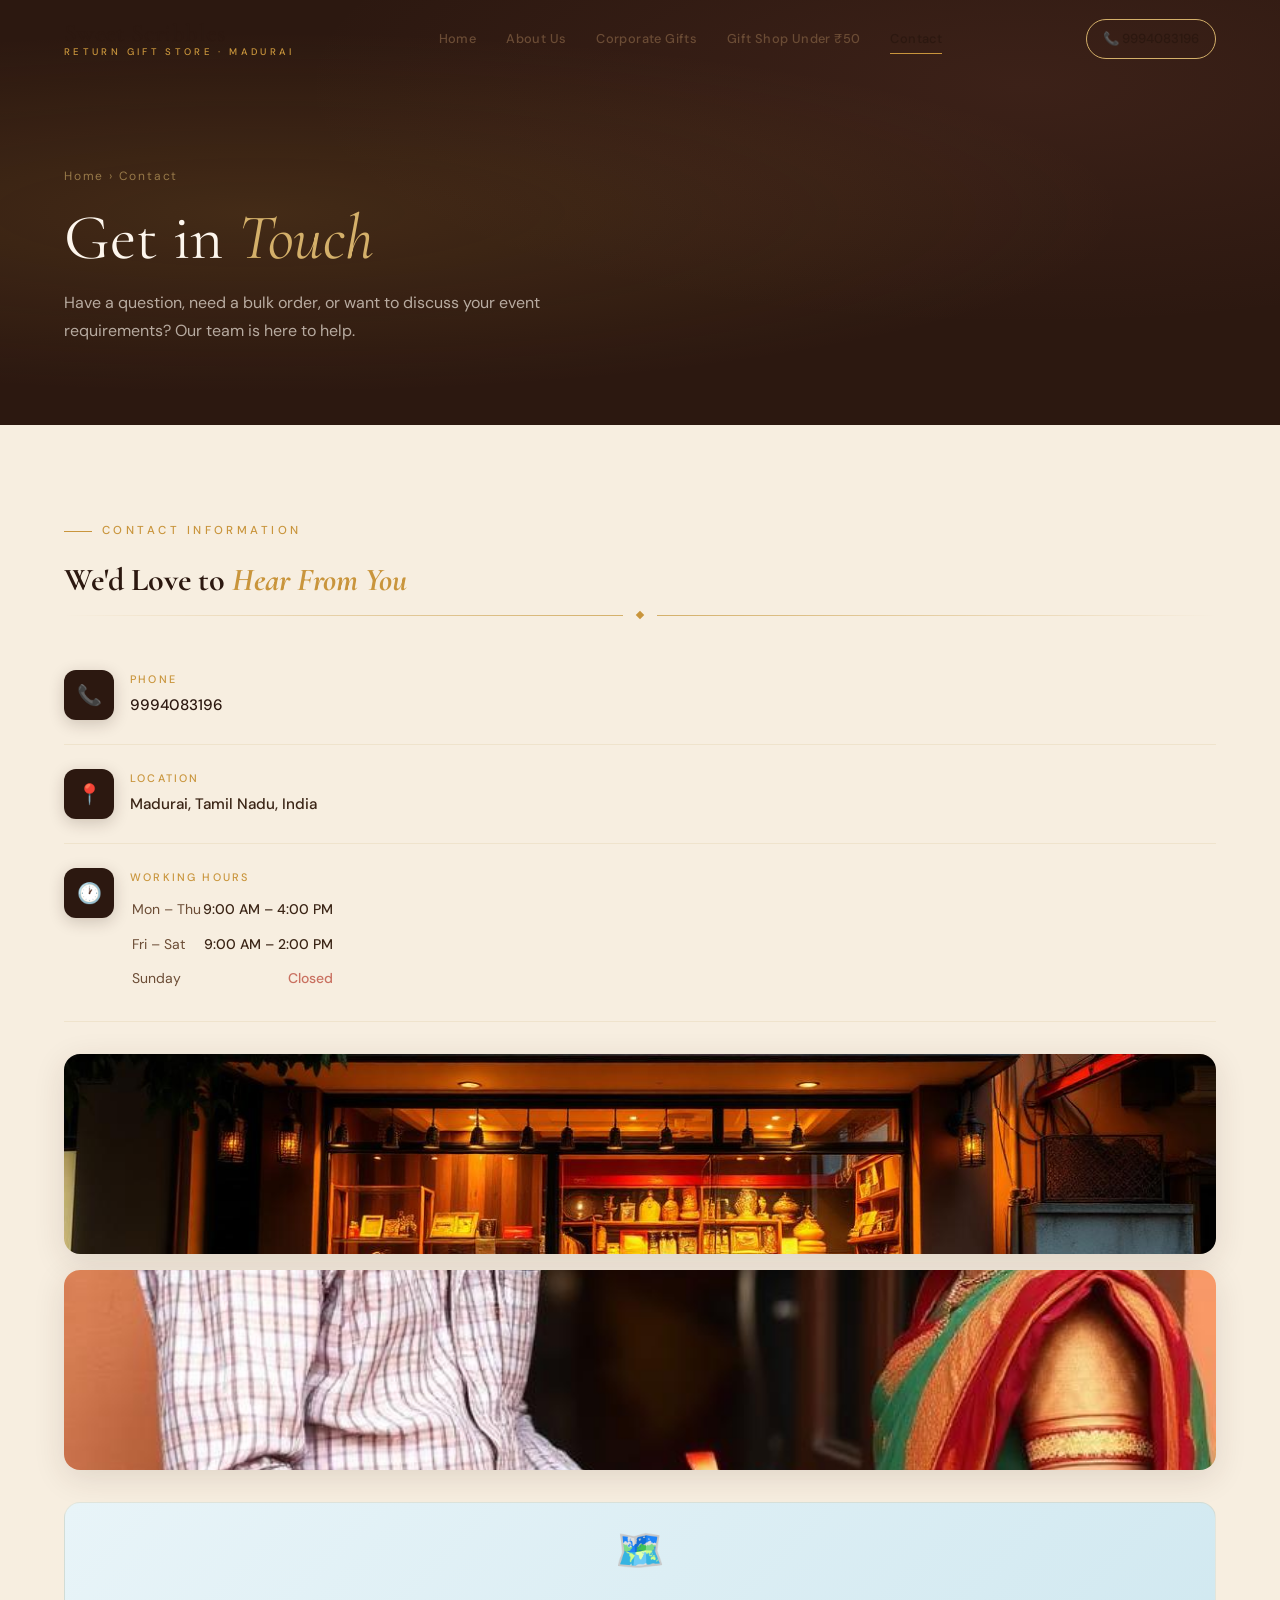
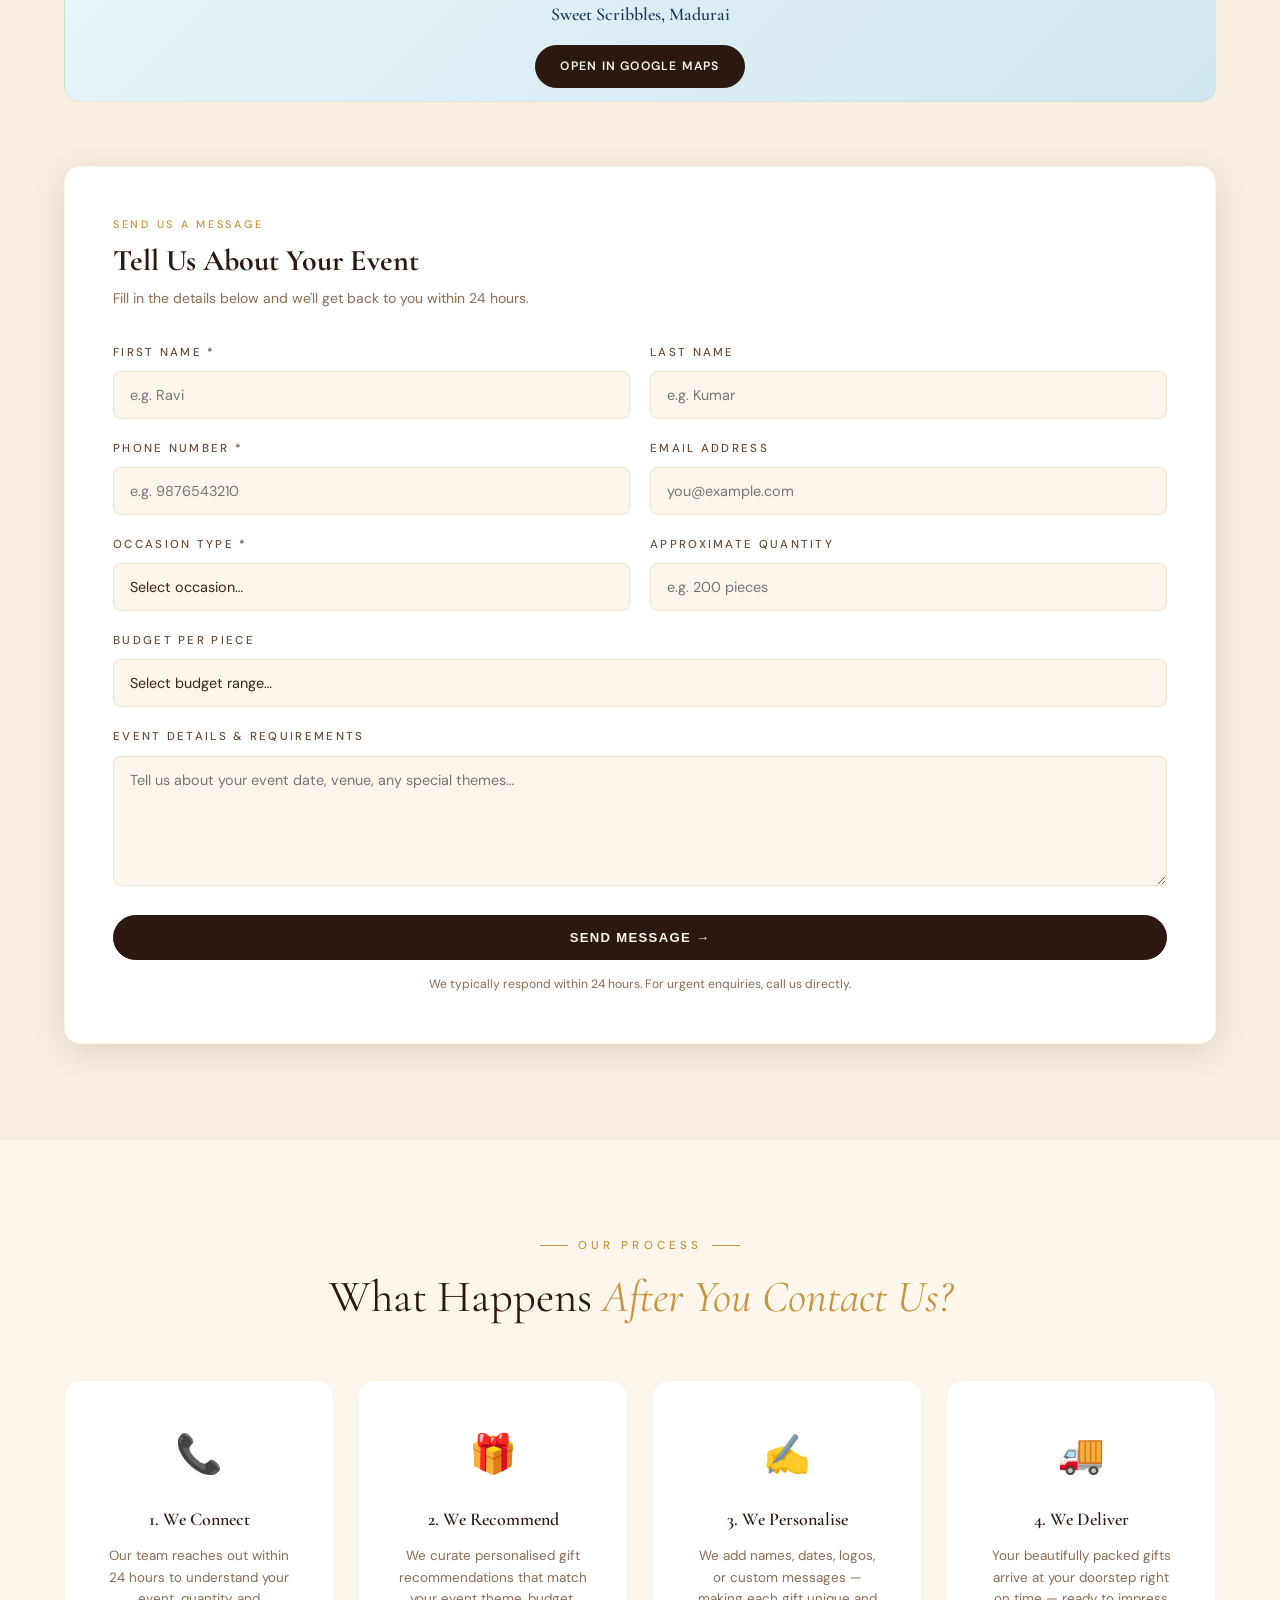
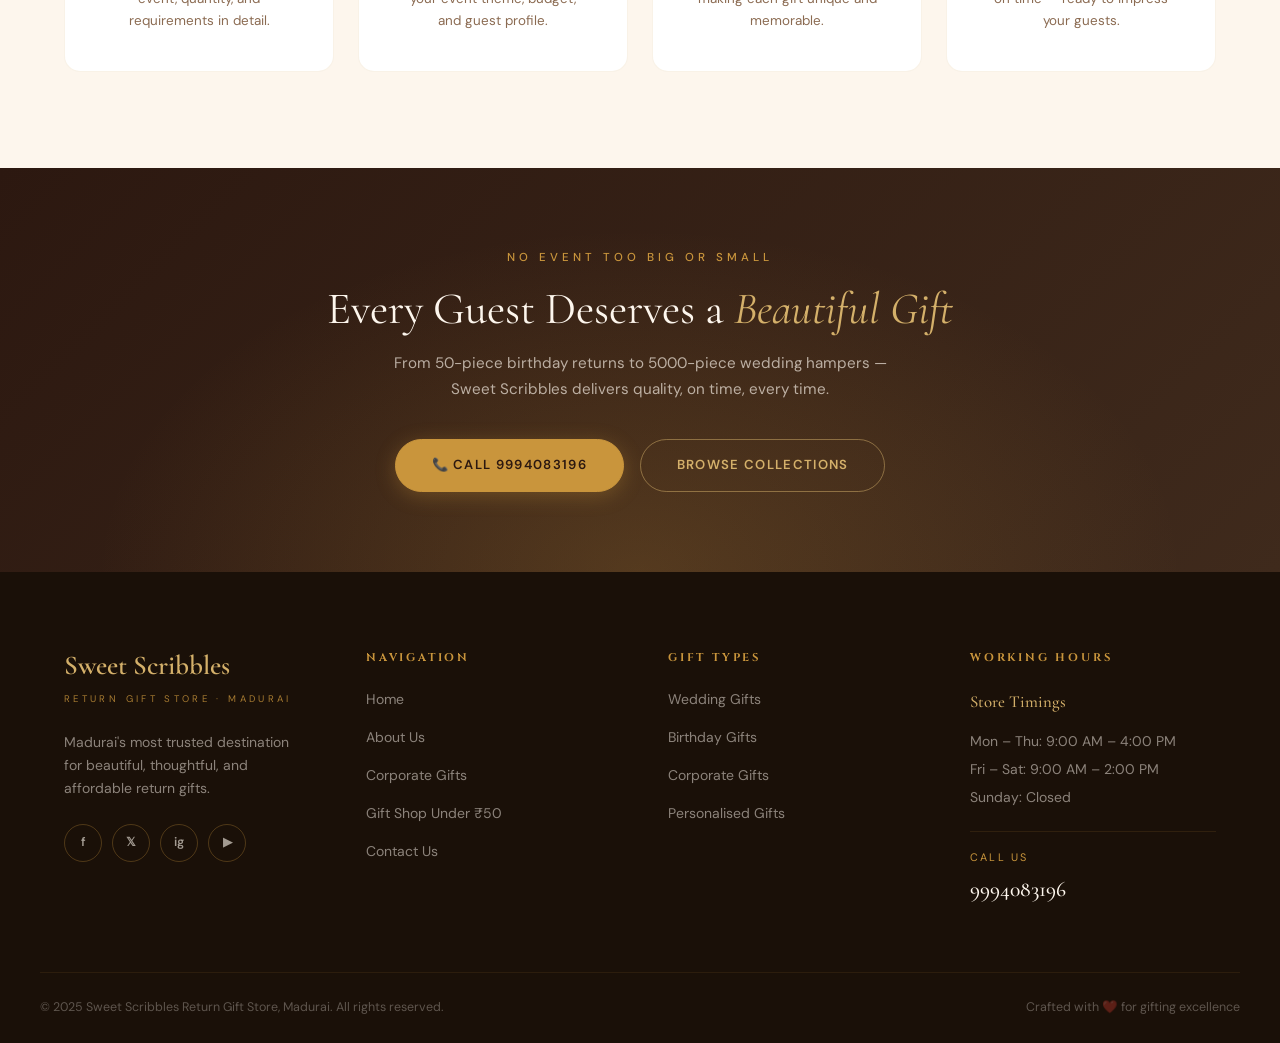
<file: contact-standalone.html>
<!DOCTYPE html>
<html lang="en">
<head>
  <meta charset="UTF-8">
  <meta name="viewport" content="width=device-width, initial-scale=1.0">
  <title>Contact Us — Sweet Scribbles | Return Gift Store Madurai</title>
  <meta name="description" content="Contact Sweet Scribbles for return gift enquiries, bulk orders, and custom gifting in Madurai. Call 9994083196 or fill our enquiry form.">
  <meta name="keywords" content="contact Sweet Scribbles, return gift enquiry, bulk order gifts Madurai, gift store phone number">
  <meta property="og:title" content="Contact Us — Sweet Scribbles Madurai">
  <meta property="og:description" content="Reach out for bulk orders, custom gifting, and return gift enquiries.">
  <link rel="canonical" href="contact.html">
  <link rel="stylesheet" href="style.css">
</head>
<body>

<!-- HEADER -->
<header class="site-header">
  <div class="container header-inner">
    <a href="index-standalone.html" class="logo"><span class="logo-name">Sweet Scribbles</span><span class="logo-sub">Return Gift Store · Madurai</span></a>
    <nav class="nav-desktop">
      <a href="index-standalone.html" class="nav-link">Home</a>
      <a href="about-standalone.html" class="nav-link">About Us</a>
      <a href="corporate-standalone.html" class="nav-link">Corporate Gifts</a>
      <a href="collections-standalone.html" class="nav-link">Gift Shop Under ₹50</a>
      <a href="contact-standalone.html" class="nav-link active">Contact</a>
    </nav>
    <div style="display:flex;align-items:center;gap:0.5rem;flex-shrink:0;">
      <a href="tel:9994083196" class="header-phone">📞 9994083196</a>
      <button class="hamburger" aria-label="Menu"><span></span><span></span><span></span></button>
    </div>
  </div>
  <nav class="mobile-nav">
    <a href="index-standalone.html">Home</a><a href="about-standalone.html">About Us</a><a href="corporate-standalone.html">Corporate Gifts</a><a href="collections-standalone.html">Gift Shop Under ₹50</a><a href="contact-standalone.html" class="active">Contact</a>
  </nav>
</header>

<!-- PAGE HERO -->
<section class="page-hero">
  <div class="container">
    <p class="breadcrumb">Home › Contact</p>
    <h1>Get in <em>Touch</em></h1>
    <p>Have a question, need a bulk order, or want to discuss your event requirements? Our team is here to help.</p>
  </div>
</section>

<!-- CONTACT -->
<section class="section section-secondary">
  <div class="container" style="display:grid;grid-template-columns:1fr;gap:4rem;align-items:start">
    <div style="display:grid;grid-template-columns:1fr;gap:4rem" class="grid-2col">
      <!-- LEFT: INFO -->
      <div class="reveal-left">
        <div class="content-label"><span class="content-label-line"></span><span class="content-label-text">Contact Information</span></div>
        <h2 style="font-size:2rem">We'd Love to <em style="font-style:italic;color:var(--accent)">Hear From You</em></h2>
        <div class="divider"><div class="divider-line divider-line-l"></div><div class="divider-dot"></div><div class="divider-line divider-line-r"></div></div>

        <div class="contact-info-item">
          <div class="contact-icon">📞</div>
          <div><div class="contact-label">Phone</div><div class="contact-value"><a href="tel:9994083196" style="color:var(--primary)">9994083196</a></div></div>
        </div>
        <div class="contact-info-item">
          <div class="contact-icon">📍</div>
          <div><div class="contact-label">Location</div><div class="contact-value">Madurai, Tamil Nadu, India</div></div>
        </div>
        <div class="contact-info-item">
          <div class="contact-icon">🕐</div>
          <div>
            <div class="contact-label">Working Hours</div>
            <table class="hours-table">
              <tr><td>Mon – Thu</td><td>9:00 AM – 4:00 PM</td></tr>
              <tr><td>Fri – Sat</td><td>9:00 AM – 2:00 PM</td></tr>
              <tr><td>Sunday</td><td class="text-closed">Closed</td></tr>
            </table>
          </div>
        </div>

        <!-- IMAGE 1: Replace images/contact/store-front.jpg -->
        <div class="img-rounded-sm img-h-200" style="margin-top:2rem">
          <img src="images/contact/store-front.jpg" alt="Sweet Scribbles gift store exterior in Madurai" loading="lazy">
        </div>
        <!-- IMAGE 2: Replace images/contact/delivery.jpg -->
        <div class="img-rounded-sm img-h-200" style="margin-top:1rem">
          <img src="images/contact/delivery.jpg" alt="Happy customer receiving gift delivery at doorstep" loading="lazy">
        </div>

        <div class="map-placeholder">
          <span style="font-size:2.5rem">🗺️</span>
          <div class="map-title">Sweet Scribbles, Madurai</div>
          <a href="https://maps.google.com/?q=Madurai,Tamil+Nadu" target="_blank" rel="noopener noreferrer" class="btn btn-primary" style="padding:0.625rem 1.5rem;font-size:0.76rem">Open in Google Maps</a>
        </div>
      </div>

      <!-- RIGHT: FORM -->
      <div class="reveal-right">
        <div class="form-card">
          <div id="formContent">
            <div style="margin-bottom:2rem">
              <div style="font-size:0.68rem;letter-spacing:0.25em;text-transform:uppercase;color:var(--accent);font-weight:500;margin-bottom:0.625rem">Send Us a Message</div>
              <h3 style="font-size:1.875rem;color:var(--primary)">Tell Us About Your Event</h3>
              <p class="text-light" style="font-size:0.875rem;margin-top:0.5rem">Fill in the details below and we'll get back to you within 24 hours.</p>
            </div>
            <form id="contactForm">
              <div class="form-row">
                <div class="form-group"><label class="form-label">First Name *</label><input type="text" name="fname" placeholder="e.g. Ravi" class="form-input" required></div>
                <div class="form-group"><label class="form-label">Last Name</label><input type="text" name="lname" placeholder="e.g. Kumar" class="form-input"></div>
              </div>
              <div class="form-row">
                <div class="form-group"><label class="form-label">Phone Number *</label><input type="tel" name="phone" placeholder="e.g. 9876543210" class="form-input" required></div>
                <div class="form-group"><label class="form-label">Email Address</label><input type="email" name="email" placeholder="you@example.com" class="form-input"></div>
              </div>
              <div class="form-row">
                <div class="form-group">
                  <label class="form-label">Occasion Type *</label>
                  <select name="occasion" class="form-select" required>
                    <option value="">Select occasion…</option>
                    <option>Wedding</option>
                    <option>Birthday (Kids)</option>
                    <option>Birthday (Adults)</option>
                    <option>Corporate Event</option>
                    <option>School / College Function</option>
                    <option>Housewarming</option>
                    <option>Religious Function</option>
                    <option>Other</option>
                  </select>
                </div>
                <div class="form-group"><label class="form-label">Approximate Quantity</label><input type="text" name="quantity" placeholder="e.g. 200 pieces" class="form-input"></div>
              </div>
              <div style="margin-bottom:1.25rem">
                <label class="form-label">Budget per Piece</label>
                <select name="budget" class="form-select">
                  <option value="">Select budget range…</option>
                  <option>Under ₹50</option>
                  <option>₹50 – ₹100</option>
                  <option>₹100 – ₹200</option>
                  <option>₹200 – ₹500</option>
                  <option>Above ₹500</option>
                </select>
              </div>
              <div style="margin-bottom:1.25rem">
                <label class="form-label">Event Details &amp; Requirements</label>
                <textarea name="message" placeholder="Tell us about your event date, venue, any special themes…" class="form-textarea"></textarea>
              </div>
              <button type="submit" class="btn btn-primary" style="width:100%;justify-content:center">Send Message →</button>
              <p style="text-align:center;color:var(--text-light);font-size:0.76rem;margin-top:0.875rem">We typically respond within 24 hours. For urgent enquiries, call us directly.</p>
            </form>
          </div>
          <div id="successMessage" style="display:none">
            <div class="success-message">
              <span class="success-icon">🎉</span>
              <h3 class="success-title">Thank You!</h3>
              <p class="text-light" style="font-size:0.9rem">We've received your message and will get back to you within 24 hours with a personalised recommendation.</p>
              <div class="success-box"><span>For Immediate Assistance</span><a href="tel:9994083196">📞 9994083196</a></div>
            </div>
          </div>
        </div>
      </div>
    </div>
  </div>
</section>

<!-- PROCESS -->
<section class="section">
  <div class="container">
    <div class="section-header reveal">
      <div class="section-label"><span class="section-label-line"></span><span class="section-label-text">Our Process</span><span class="section-label-line"></span></div>
      <h2>What Happens <em>After You Contact Us?</em></h2>
    </div>
    <div class="grid-4col">
      <div class="process-card reveal delay-1"><span class="process-icon">📞</span><div class="process-title">1. We Connect</div><div class="process-text">Our team reaches out within 24 hours to understand your event, quantity, and requirements in detail.</div></div>
      <div class="process-card reveal delay-2"><span class="process-icon">🎁</span><div class="process-title">2. We Recommend</div><div class="process-text">We curate personalised gift recommendations that match your event theme, budget, and guest profile.</div></div>
      <div class="process-card reveal delay-3"><span class="process-icon">✍️</span><div class="process-title">3. We Personalise</div><div class="process-text">We add names, dates, logos, or custom messages — making each gift unique and memorable.</div></div>
      <div class="process-card reveal delay-4"><span class="process-icon">🚚</span><div class="process-title">4. We Deliver</div><div class="process-text">Your beautifully packed gifts arrive at your doorstep right on time — ready to impress your guests.</div></div>
    </div>
  </div>
</section>

<!-- CTA -->
<section class="cta-banner">
  <div class="inner reveal">
    <span class="overline">No Event Too Big or Small</span>
    <h2>Every Guest Deserves a <em>Beautiful Gift</em></h2>
    <p>From 50-piece birthday returns to 5000-piece wedding hampers — Sweet Scribbles delivers quality, on time, every time.</p>
    <div class="cta-buttons">
      <a href="tel:9994083196" class="btn btn-accent">📞 Call 9994083196</a>
      <a href="collections-standalone.html" class="btn btn-outline-gold">Browse Collections</a>
    </div>
  </div>
</section>

<!-- FOOTER -->
<footer class="site-footer">
  <div class="container footer-grid">
    <div><a href="index-standalone.html"><span class="footer-brand-name">Sweet Scribbles</span><br><span class="footer-brand-sub">Return Gift Store · Madurai</span></a><p style="margin-top:1.25rem;font-size:0.875rem;color:rgba(253,246,237,0.5);line-height:1.65;max-width:260px">Madurai's most trusted destination for beautiful, thoughtful, and affordable return gifts.</p><div class="footer-social"><a href="#">f</a><a href="#">𝕏</a><a href="#">ig</a><a href="#">▶</a></div></div>
    <div><h5 class="footer-heading">Navigation</h5><ul class="footer-links"><li><a href="index-standalone.html">Home</a></li><li><a href="about-standalone.html">About Us</a></li><li><a href="corporate-standalone.html">Corporate Gifts</a></li><li><a href="collections-standalone.html">Gift Shop Under ₹50</a></li><li><a href="contact-standalone.html">Contact Us</a></li></ul></div>
    <div><h5 class="footer-heading">Gift Types</h5><ul class="footer-links"><li><a href="collections-standalone.html">Wedding Gifts</a></li><li><a href="collections-standalone.html">Birthday Gifts</a></li><li><a href="corporate-standalone.html">Corporate Gifts</a></li><li><a href="collections-standalone.html">Personalised Gifts</a></li></ul></div>
    <div><h5 class="footer-heading">Working Hours</h5><div class="footer-hours"><strong>Store Timings</strong>Mon – Thu: 9:00 AM – 4:00 PM<br>Fri – Sat: 9:00 AM – 2:00 PM<br>Sunday: Closed</div><div class="footer-call"><span>Call Us</span><a href="tel:9994083196">9994083196</a></div></div>
  </div>
  <div class="container footer-bottom"><p>© 2025 Sweet Scribbles Return Gift Store, Madurai. All rights reserved.</p><p>Crafted with ❤️ for gifting excellence</p></div>
</footer>
<script src="shared.js"></script>
</body>
</html>
</file>
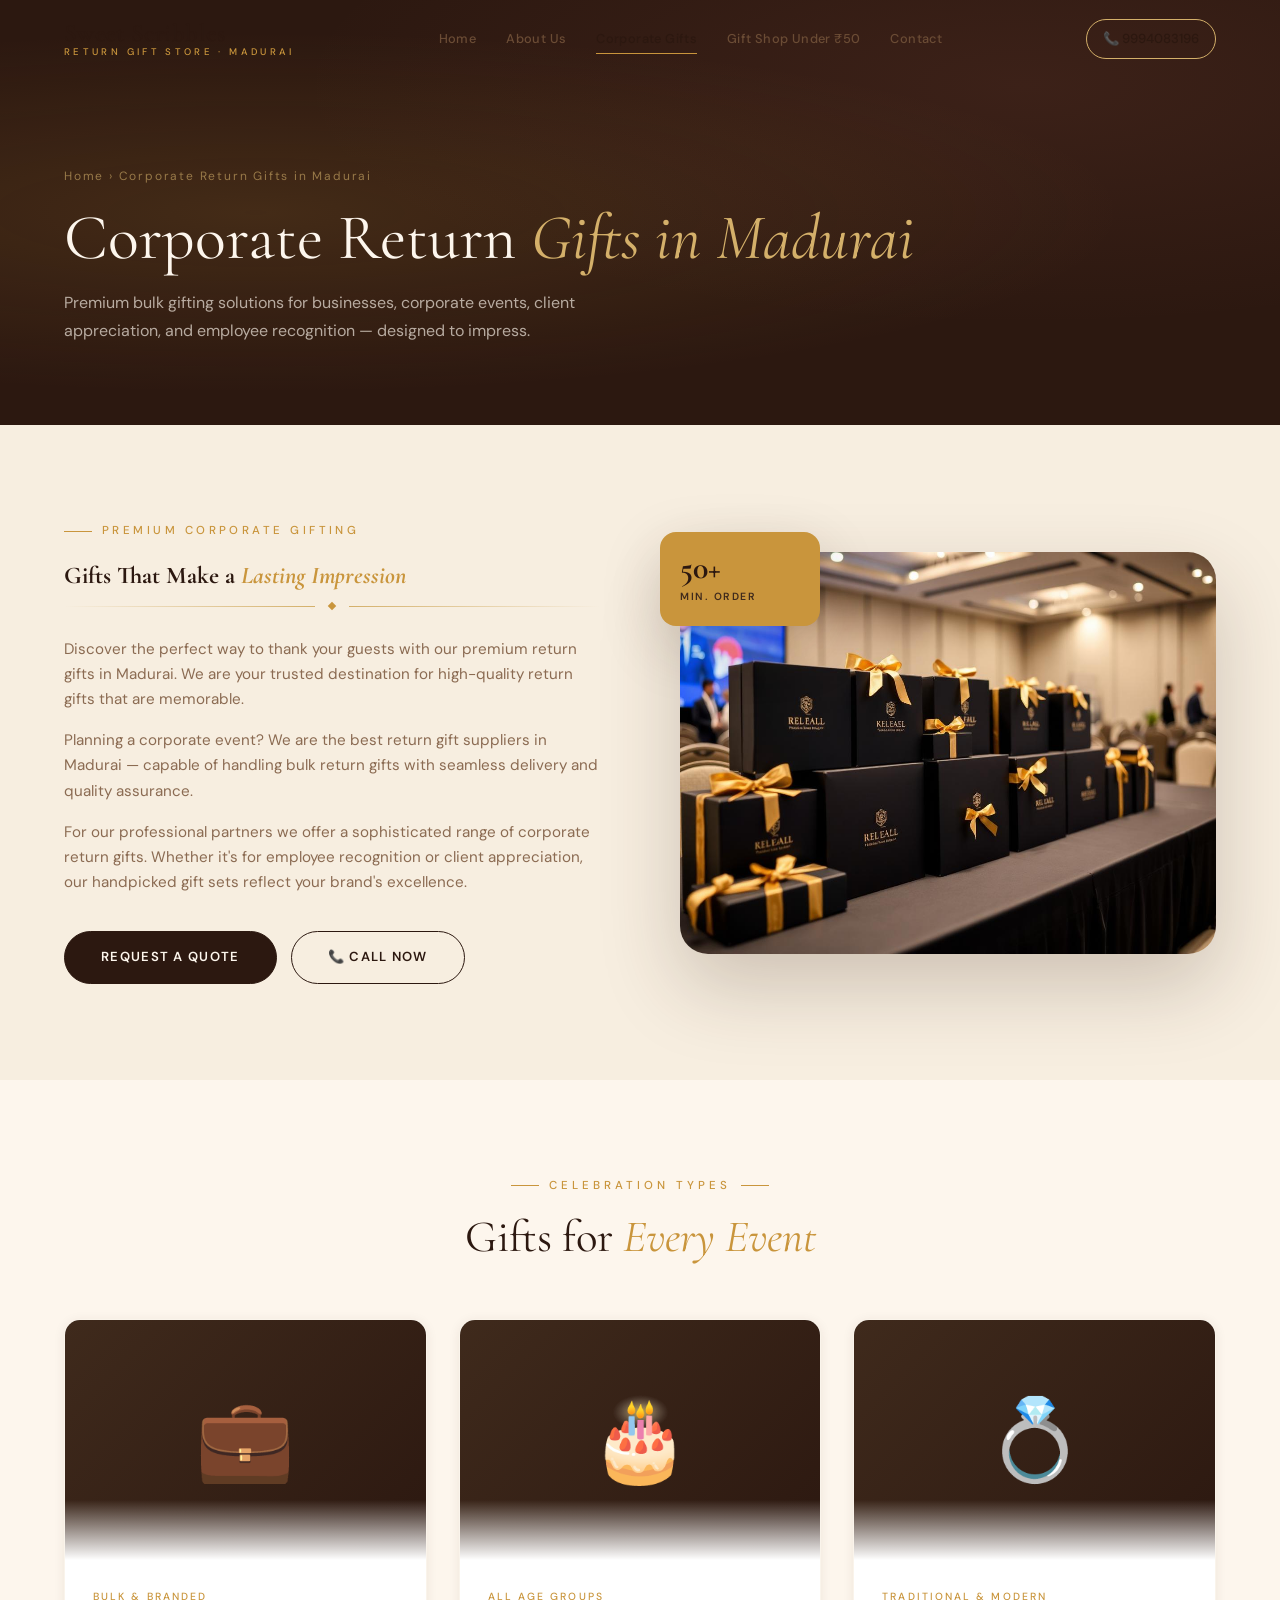
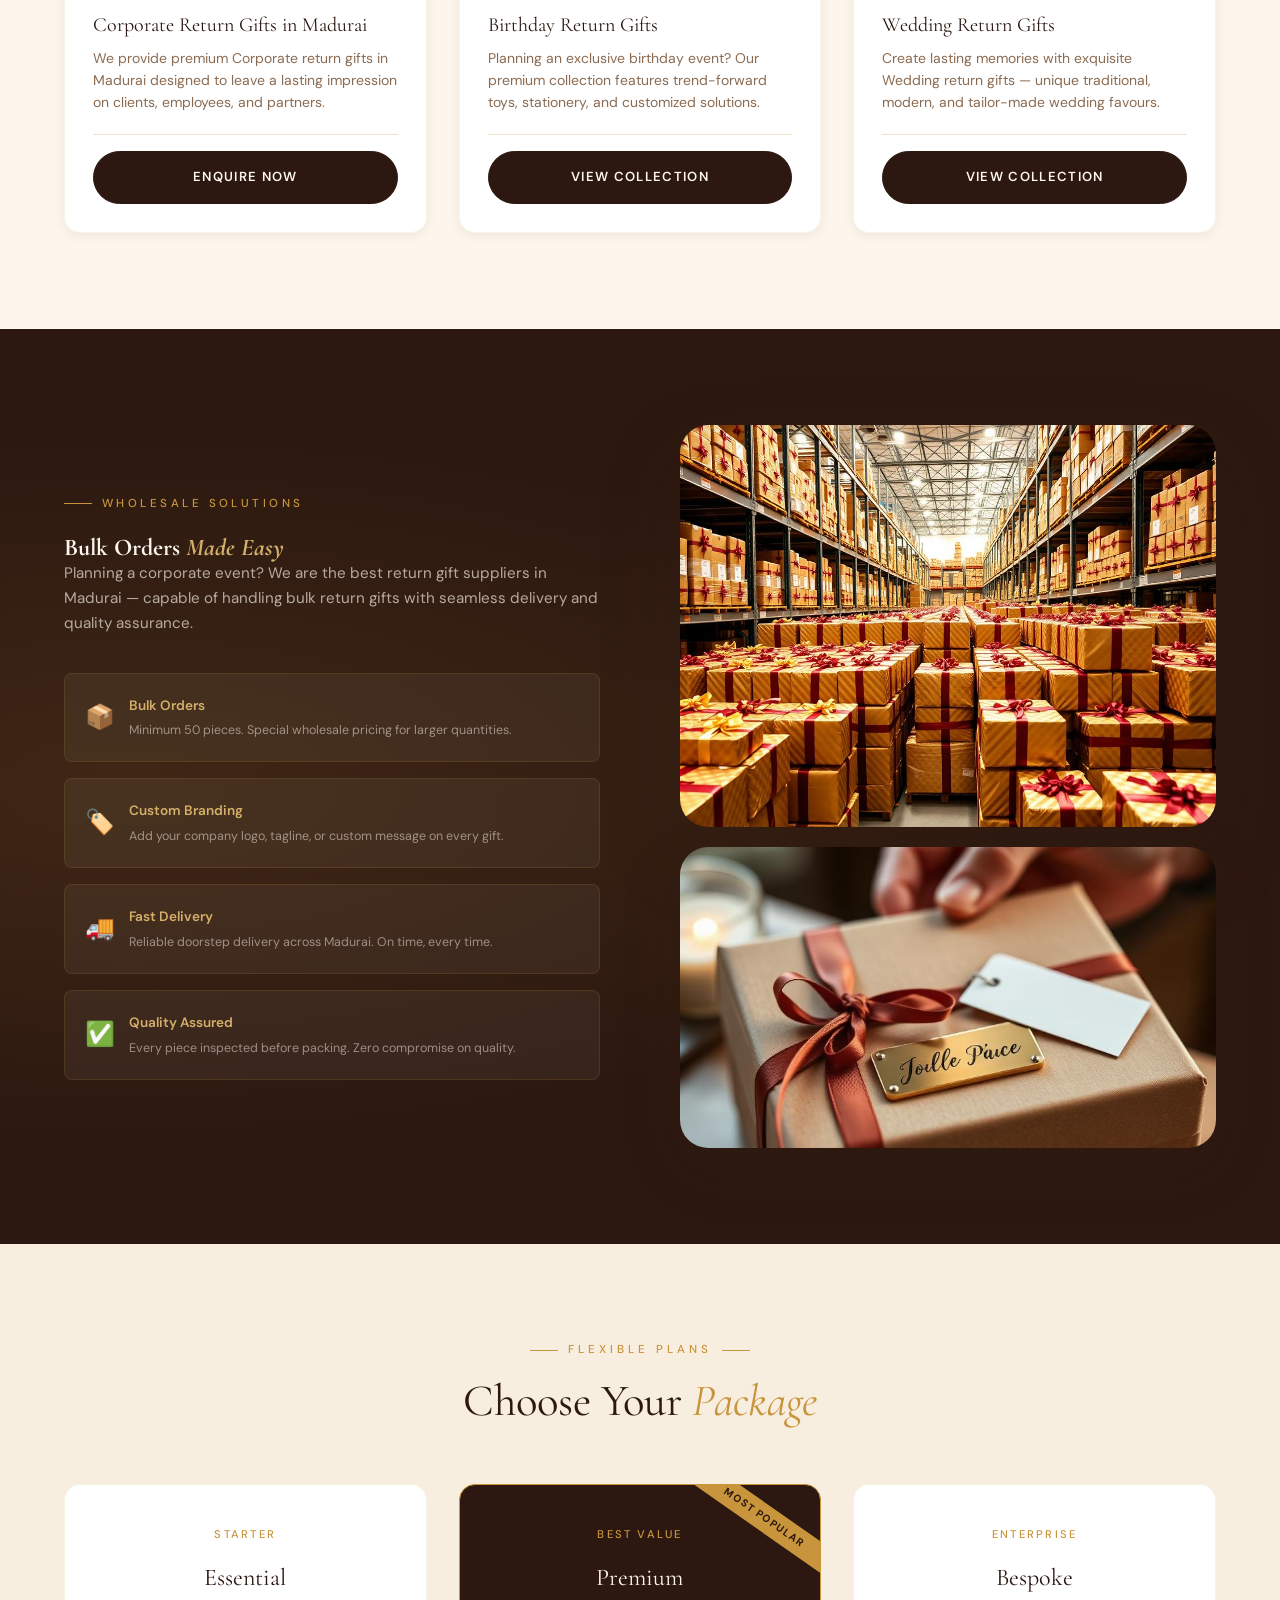
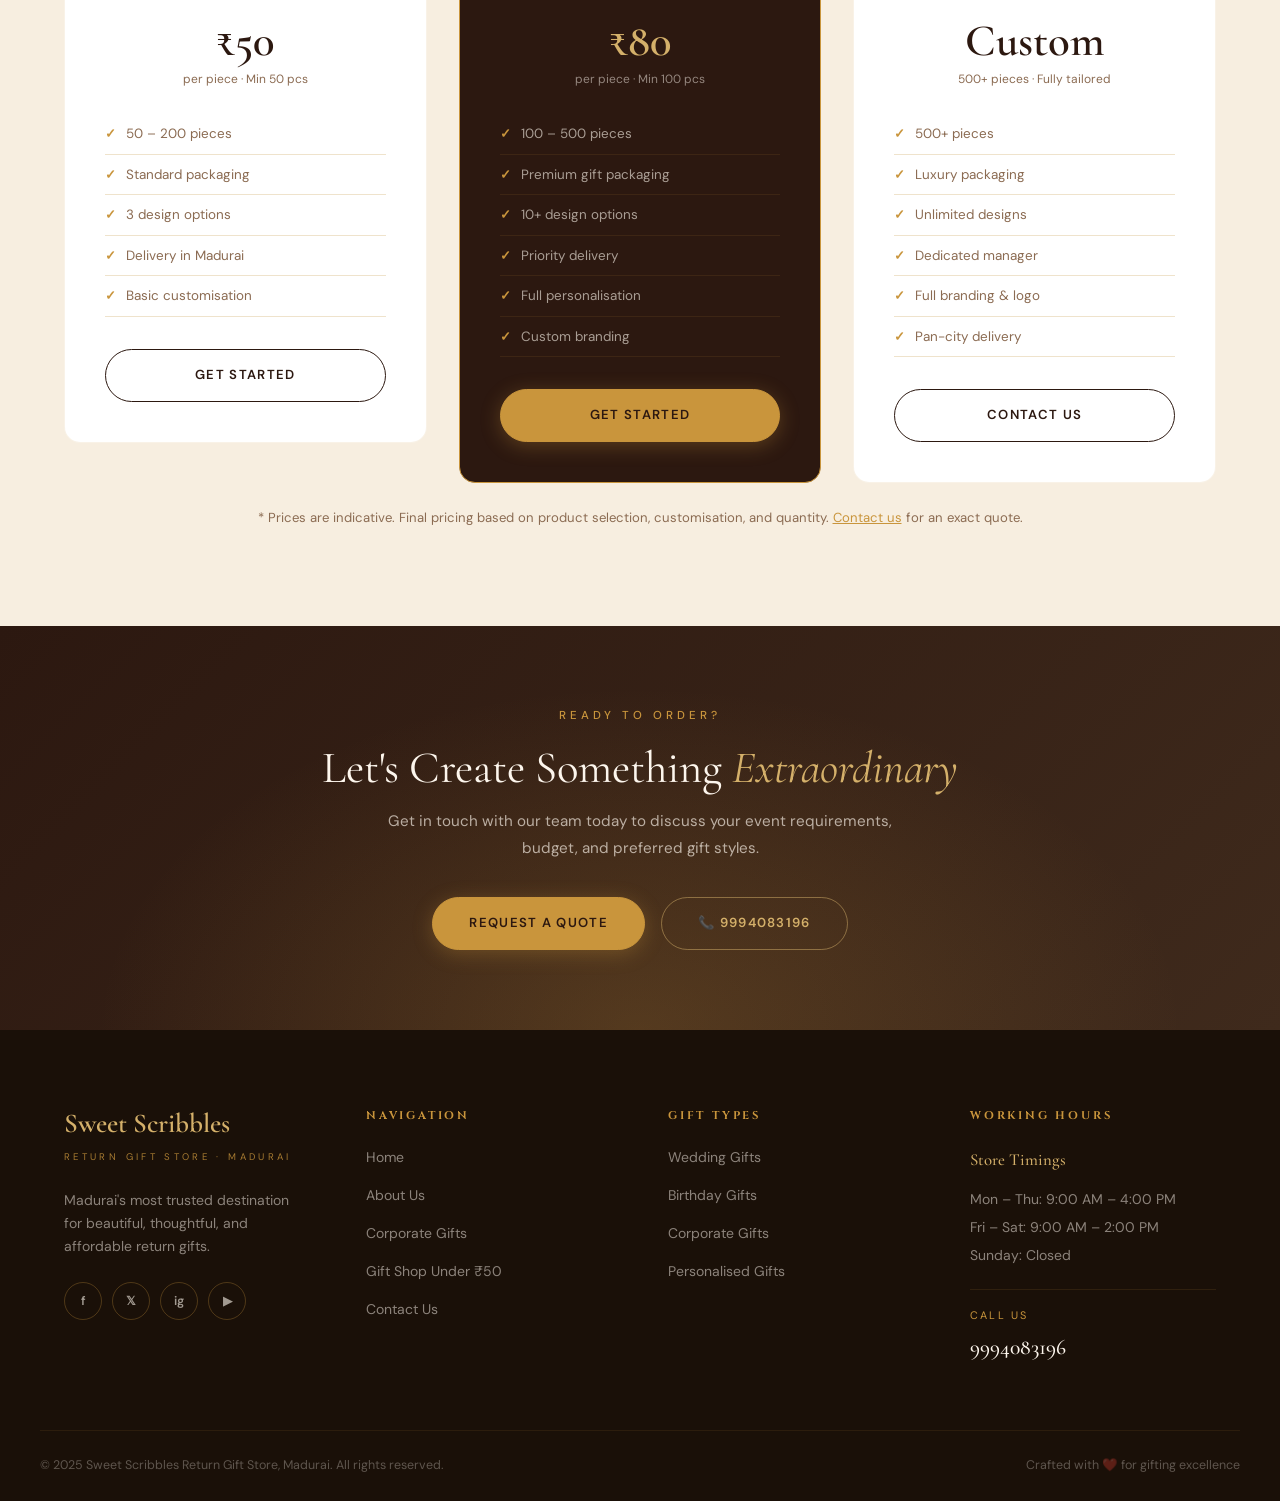
<file: corporate-standalone.html>
<!DOCTYPE html>
<html lang="en">
<head>
  <meta charset="UTF-8">
  <meta name="viewport" content="width=device-width, initial-scale=1.0">
  <title>Corporate Return Gifts in Madurai — Sweet Scribbles | Bulk Orders</title>
  <meta name="description" content="Premium corporate return gifts in Madurai. Bulk gifting solutions for businesses, corporate events, client appreciation, and employee recognition by Sweet Scribbles.">
  <meta name="keywords" content="corporate return gifts Madurai, bulk gifts, business gifts, employee gifts, client gifts, Sweet Scribbles corporate">
  <meta property="og:title" content="Corporate Return Gifts — Sweet Scribbles Madurai">
  <meta property="og:description" content="Premium bulk gifting solutions for businesses and corporate events.">
  <link rel="canonical" href="corporate.html">
  <link rel="stylesheet" href="style.css">
</head>
<body>

<!-- HEADER -->
<header class="site-header">
  <div class="container header-inner">
    <a href="index-standalone.html" class="logo"><span class="logo-name">Sweet Scribbles</span><span class="logo-sub">Return Gift Store · Madurai</span></a>
    <nav class="nav-desktop">
      <a href="index-standalone.html" class="nav-link">Home</a>
      <a href="about-standalone.html" class="nav-link">About Us</a>
      <a href="corporate-standalone.html" class="nav-link active">Corporate Gifts</a>
      <a href="collections-standalone.html" class="nav-link">Gift Shop Under ₹50</a>
      <a href="contact-standalone.html" class="nav-link">Contact</a>
    </nav>
    <div style="display:flex;align-items:center;gap:0.5rem;flex-shrink:0;">
      <a href="tel:9994083196" class="header-phone">📞 9994083196</a>
      <button class="hamburger" aria-label="Menu"><span></span><span></span><span></span></button>
    </div>
  </div>
  <nav class="mobile-nav">
    <a href="index-standalone.html">Home</a><a href="about-standalone.html">About Us</a><a href="corporate-standalone.html" class="active">Corporate Gifts</a><a href="collections-standalone.html">Gift Shop Under ₹50</a><a href="contact-standalone.html">Contact</a>
  </nav>
</header>

<!-- PAGE HERO -->
<section class="page-hero">
  <div class="container">
    <p class="breadcrumb">Home › Corporate Return Gifts in Madurai</p>
    <h1>Corporate Return <em>Gifts in Madurai</em></h1>
    <p>Premium bulk gifting solutions for businesses, corporate events, client appreciation, and employee recognition — designed to impress.</p>
  </div>
</section>

<!-- INTRO -->
<section class="section section-secondary">
  <div class="container grid-2col">
    <div class="reveal-left">
      <div class="content-label"><span class="content-label-line"></span><span class="content-label-text">Premium Corporate Gifting</span></div>
      <h2>Gifts That Make a <em style="font-style:italic;color:var(--accent)">Lasting Impression</em></h2>
      <div class="divider"><div class="divider-line divider-line-l"></div><div class="divider-dot"></div><div class="divider-line divider-line-r"></div></div>
      <p class="text-light text-sm" style="margin-bottom:1rem">Discover the perfect way to thank your guests with our premium return gifts in Madurai. We are your trusted destination for high-quality return gifts that are memorable.</p>
      <p class="text-light text-sm" style="margin-bottom:1rem">Planning a corporate event? We are the best return gift suppliers in Madurai — capable of handling bulk return gifts with seamless delivery and quality assurance.</p>
      <p class="text-light text-sm" style="margin-bottom:2.25rem">For our professional partners we offer a sophisticated range of corporate return gifts. Whether it's for employee recognition or client appreciation, our handpicked gift sets reflect your brand's excellence.</p>
      <div style="display:flex;gap:0.875rem;flex-wrap:wrap">
        <a href="contact-standalone.html" class="btn btn-primary">Request a Quote</a>
        <a href="tel:9994083196" class="btn btn-outline">📞 Call Now</a>
      </div>
    </div>
    <div class="reveal-right">
      <div style="position:relative">
        <!-- IMAGE 1: Replace images/corporate/corporate-gifts.jpg -->
        <img src="images/corporate/corporate-gifts.jpg" alt="Premium corporate gift hampers with custom branding" loading="lazy" class="img-rounded img-aspect-4-3" style="width:100%;box-shadow:var(--shadow-xl)">
        <div class="floating-badge" style="top:-1.25rem;left:-1.25rem">
          <div class="floating-badge-num">50+</div>
          <div class="floating-badge-text">Min. Order</div>
        </div>
      </div>
    </div>
  </div>
</section>

<!-- EVENT TYPES -->
<section class="section">
  <div class="container">
    <div class="section-header reveal">
      <div class="section-label"><span class="section-label-line"></span><span class="section-label-text">Celebration Types</span><span class="section-label-line"></span></div>
      <h2>Gifts for <em>Every Event</em></h2>
    </div>
    <div class="grid-3col">
      <div class="card reveal delay-1">
        <div class="card-image" style="display:flex;align-items:center;justify-content:center;font-size:5rem;background:linear-gradient(135deg,var(--mahogany3),var(--primary));position:relative"><span>💼</span><div style="position:absolute;bottom:0;left:0;right:0;height:60px;background:linear-gradient(to top,var(--card),transparent)"></div></div>
        <div class="card-body">
          <div class="card-category">Bulk &amp; Branded</div>
          <div class="card-title">Corporate Return Gifts in Madurai</div>
          <div class="card-desc">We provide premium Corporate return gifts in Madurai designed to leave a lasting impression on clients, employees, and partners.</div>
          <div style="margin-top:1.25rem;padding-top:1rem;border-top:1px solid var(--muted)"><a href="contact-standalone.html" class="btn btn-primary" style="width:100%;justify-content:center">Enquire Now</a></div>
        </div>
      </div>
      <div class="card reveal delay-2">
        <div class="card-image" style="display:flex;align-items:center;justify-content:center;font-size:5rem;background:linear-gradient(135deg,var(--mahogany3),var(--primary));position:relative"><span>🎂</span><div style="position:absolute;bottom:0;left:0;right:0;height:60px;background:linear-gradient(to top,var(--card),transparent)"></div></div>
        <div class="card-body">
          <div class="card-category">All Age Groups</div>
          <div class="card-title">Birthday Return Gifts</div>
          <div class="card-desc">Planning an exclusive birthday event? Our premium collection features trend-forward toys, stationery, and customized solutions.</div>
          <div style="margin-top:1.25rem;padding-top:1rem;border-top:1px solid var(--muted)"><a href="collections-standalone.html" class="btn btn-primary" style="width:100%;justify-content:center">View Collection</a></div>
        </div>
      </div>
      <div class="card reveal delay-3">
        <div class="card-image" style="display:flex;align-items:center;justify-content:center;font-size:5rem;background:linear-gradient(135deg,var(--mahogany3),var(--primary));position:relative"><span>💍</span><div style="position:absolute;bottom:0;left:0;right:0;height:60px;background:linear-gradient(to top,var(--card),transparent)"></div></div>
        <div class="card-body">
          <div class="card-category">Traditional &amp; Modern</div>
          <div class="card-title">Wedding Return Gifts</div>
          <div class="card-desc">Create lasting memories with exquisite Wedding return gifts — unique traditional, modern, and tailor-made wedding favours.</div>
          <div style="margin-top:1.25rem;padding-top:1rem;border-top:1px solid var(--muted)"><a href="collections-standalone.html" class="btn btn-primary" style="width:100%;justify-content:center">View Collection</a></div>
        </div>
      </div>
    </div>
  </div>
</section>

<!-- BULK & WHOLESALE -->
<section class="section section-dark">
  <div class="container grid-2col">
    <div class="reveal-left">
      <div class="content-label"><span class="content-label-line"></span><span class="content-label-text">Wholesale Solutions</span></div>
      <h2 style="color:var(--primary-fg)">Bulk Orders <em style="font-style:italic;color:var(--gold-light)">Made Easy</em></h2>
      <p style="color:rgba(253,246,237,0.65);font-size:0.95rem;line-height:1.65;margin-bottom:2.25rem">Planning a corporate event? We are the best return gift suppliers in Madurai — capable of handling bulk return gifts with seamless delivery and quality assurance.</p>
      <div style="display:grid;grid-template-columns:1fr;gap:1rem">
        <div class="bulk-feature"><span class="bulk-feature-icon">📦</span><div><div class="bulk-feature-title">Bulk Orders</div><div class="bulk-feature-text">Minimum 50 pieces. Special wholesale pricing for larger quantities.</div></div></div>
        <div class="bulk-feature"><span class="bulk-feature-icon">🏷️</span><div><div class="bulk-feature-title">Custom Branding</div><div class="bulk-feature-text">Add your company logo, tagline, or custom message on every gift.</div></div></div>
        <div class="bulk-feature"><span class="bulk-feature-icon">🚚</span><div><div class="bulk-feature-title">Fast Delivery</div><div class="bulk-feature-text">Reliable doorstep delivery across Madurai. On time, every time.</div></div></div>
        <div class="bulk-feature"><span class="bulk-feature-icon">✅</span><div><div class="bulk-feature-title">Quality Assured</div><div class="bulk-feature-text">Every piece inspected before packing. Zero compromise on quality.</div></div></div>
      </div>
    </div>
    <div class="reveal-right">
      <!-- IMAGE 2: Replace images/corporate/bulk-orders.jpg -->
      <img src="images/corporate/bulk-orders.jpg" alt="Bulk order gift packages ready for delivery" loading="lazy" class="img-rounded img-aspect-4-3" style="width:100%;box-shadow:var(--shadow-xl);margin-bottom:1.25rem">
      <!-- IMAGE 3: Replace images/corporate/custom-branding.jpg -->
      <img src="images/corporate/custom-branding.jpg" alt="Personalized gift with custom engraving and branded packaging" loading="lazy" style="width:100%;border-radius:28px;box-shadow:var(--shadow-lg);object-fit:cover;aspect-ratio:16/9">
    </div>
  </div>
</section>

<!-- PRICING -->
<section class="section section-secondary">
  <div class="container">
    <div class="section-header reveal">
      <div class="section-label"><span class="section-label-line"></span><span class="section-label-text">Flexible Plans</span><span class="section-label-line"></span></div>
      <h2>Choose Your <em>Package</em></h2>
    </div>
    <div class="grid-3col" style="align-items:start">
      <div class="pricing-card pricing-card-default reveal delay-1">
        <div class="pricing-tier">Starter</div>
        <div class="pricing-name" style="color:var(--primary)">Essential</div>
        <div class="pricing-price" style="color:var(--primary)">₹50</div>
        <div class="pricing-unit" style="color:var(--text-light)">per piece · Min 50 pcs</div>
        <ul class="pricing-features">
          <li style="color:var(--text-light);border-color:var(--muted)"><span style="color:var(--accent);font-weight:700">✓</span> 50 – 200 pieces</li>
          <li style="color:var(--text-light);border-color:var(--muted)"><span style="color:var(--accent);font-weight:700">✓</span> Standard packaging</li>
          <li style="color:var(--text-light);border-color:var(--muted)"><span style="color:var(--accent);font-weight:700">✓</span> 3 design options</li>
          <li style="color:var(--text-light);border-color:var(--muted)"><span style="color:var(--accent);font-weight:700">✓</span> Delivery in Madurai</li>
          <li style="color:var(--text-light);border-color:var(--muted)"><span style="color:var(--accent);font-weight:700">✓</span> Basic customisation</li>
        </ul>
        <a href="contact-standalone.html" class="btn btn-outline" style="width:100%;justify-content:center">Get Started</a>
      </div>
      <div class="pricing-card pricing-card-featured reveal delay-2" style="position:relative">
        <span style="position:absolute;top:20px;right:-24px;background:var(--accent);color:var(--accent-fg);font-size:0.65rem;letter-spacing:0.15em;text-transform:uppercase;font-weight:700;padding:0.25rem 2rem;transform:rotate(35deg)">Most Popular</span>
        <div class="pricing-tier">Best Value</div>
        <div class="pricing-name" style="color:var(--primary-fg)">Premium</div>
        <div class="pricing-price" style="color:var(--gold-light)">₹80</div>
        <div class="pricing-unit" style="color:rgba(253,246,237,0.5)">per piece · Min 100 pcs</div>
        <ul class="pricing-features">
          <li style="color:rgba(253,246,237,0.6);border-color:rgba(201,149,60,0.1)"><span style="color:var(--accent);font-weight:700">✓</span> 100 – 500 pieces</li>
          <li style="color:rgba(253,246,237,0.6);border-color:rgba(201,149,60,0.1)"><span style="color:var(--accent);font-weight:700">✓</span> Premium gift packaging</li>
          <li style="color:rgba(253,246,237,0.6);border-color:rgba(201,149,60,0.1)"><span style="color:var(--accent);font-weight:700">✓</span> 10+ design options</li>
          <li style="color:rgba(253,246,237,0.6);border-color:rgba(201,149,60,0.1)"><span style="color:var(--accent);font-weight:700">✓</span> Priority delivery</li>
          <li style="color:rgba(253,246,237,0.6);border-color:rgba(201,149,60,0.1)"><span style="color:var(--accent);font-weight:700">✓</span> Full personalisation</li>
          <li style="color:rgba(253,246,237,0.6);border-color:rgba(201,149,60,0.1)"><span style="color:var(--accent);font-weight:700">✓</span> Custom branding</li>
        </ul>
        <a href="contact-standalone.html" class="btn btn-accent" style="width:100%;justify-content:center">Get Started</a>
      </div>
      <div class="pricing-card pricing-card-default reveal delay-3">
        <div class="pricing-tier">Enterprise</div>
        <div class="pricing-name" style="color:var(--primary)">Bespoke</div>
        <div class="pricing-price" style="color:var(--primary)">Custom</div>
        <div class="pricing-unit" style="color:var(--text-light)">500+ pieces · Fully tailored</div>
        <ul class="pricing-features">
          <li style="color:var(--text-light);border-color:var(--muted)"><span style="color:var(--accent);font-weight:700">✓</span> 500+ pieces</li>
          <li style="color:var(--text-light);border-color:var(--muted)"><span style="color:var(--accent);font-weight:700">✓</span> Luxury packaging</li>
          <li style="color:var(--text-light);border-color:var(--muted)"><span style="color:var(--accent);font-weight:700">✓</span> Unlimited designs</li>
          <li style="color:var(--text-light);border-color:var(--muted)"><span style="color:var(--accent);font-weight:700">✓</span> Dedicated manager</li>
          <li style="color:var(--text-light);border-color:var(--muted)"><span style="color:var(--accent);font-weight:700">✓</span> Full branding &amp; logo</li>
          <li style="color:var(--text-light);border-color:var(--muted)"><span style="color:var(--accent);font-weight:700">✓</span> Pan-city delivery</li>
        </ul>
        <a href="contact-standalone.html" class="btn btn-outline" style="width:100%;justify-content:center">Contact Us</a>
      </div>
    </div>
    <p style="text-align:center;color:var(--text-light);font-size:0.82rem;margin-top:1.5rem">* Prices are indicative. Final pricing based on product selection, customisation, and quantity. <a href="contact-standalone.html" style="color:var(--accent);text-decoration:underline">Contact us</a> for an exact quote.</p>
  </div>
</section>

<!-- CTA -->
<section class="cta-banner">
  <div class="inner reveal">
    <span class="overline">Ready to Order?</span>
    <h2>Let's Create Something <em>Extraordinary</em></h2>
    <p>Get in touch with our team today to discuss your event requirements, budget, and preferred gift styles.</p>
    <div class="cta-buttons">
      <a href="contact-standalone.html" class="btn btn-accent">Request a Quote</a>
      <a href="tel:9994083196" class="btn btn-outline-gold">📞 9994083196</a>
    </div>
  </div>
</section>

<!-- FOOTER -->
<footer class="site-footer">
  <div class="container footer-grid">
    <div><a href="index-standalone.html"><span class="footer-brand-name">Sweet Scribbles</span><br><span class="footer-brand-sub">Return Gift Store · Madurai</span></a><p style="margin-top:1.25rem;font-size:0.875rem;color:rgba(253,246,237,0.5);line-height:1.65;max-width:260px">Madurai's most trusted destination for beautiful, thoughtful, and affordable return gifts.</p><div class="footer-social"><a href="#">f</a><a href="#">𝕏</a><a href="#">ig</a><a href="#">▶</a></div></div>
    <div><h5 class="footer-heading">Navigation</h5><ul class="footer-links"><li><a href="index-standalone.html">Home</a></li><li><a href="about-standalone.html">About Us</a></li><li><a href="corporate-standalone.html">Corporate Gifts</a></li><li><a href="collections-standalone.html">Gift Shop Under ₹50</a></li><li><a href="contact-standalone.html">Contact Us</a></li></ul></div>
    <div><h5 class="footer-heading">Gift Types</h5><ul class="footer-links"><li><a href="collections-standalone.html">Wedding Gifts</a></li><li><a href="collections-standalone.html">Birthday Gifts</a></li><li><a href="corporate-standalone.html">Corporate Gifts</a></li><li><a href="collections-standalone.html">Personalised Gifts</a></li></ul></div>
    <div><h5 class="footer-heading">Working Hours</h5><div class="footer-hours"><strong>Store Timings</strong>Mon – Thu: 9:00 AM – 4:00 PM<br>Fri – Sat: 9:00 AM – 2:00 PM<br>Sunday: Closed</div><div class="footer-call"><span>Call Us</span><a href="tel:9994083196">9994083196</a></div></div>
  </div>
  <div class="container footer-bottom"><p>© 2025 Sweet Scribbles Return Gift Store, Madurai. All rights reserved.</p><p>Crafted with ❤️ for gifting excellence</p></div>
</footer>
<script src="shared.js"></script>
</body>
</html>
</file>
<file: style.css>
/* ══════════════════════════════════════════════════════
   Sweet Scribbles — Standalone CSS
   Warm Luxury Editorial Design System
   ══════════════════════════════════════════════════════ */

@import url('https://fonts.googleapis.com/css2?family=Cormorant+Garamond:ital,wght@0,300;0,400;0,500;0,600;0,700;1,300;1,400;1,500&family=DM+Sans:wght@300;400;500;600&family=Cinzel:wght@400;500&display=swap');

:root {
  --bg: #FDF6ED;
  --fg: #3A2415;
  --primary: #2C1810;
  --primary-fg: #FDF6ED;
  --secondary: #F7EEE0;
  --muted: #EFE3CC;
  --muted-fg: #6B4C35;
  --accent: #C9953C;
  --accent-fg: #2C1810;
  --gold-light: #D4B06A;
  --gold-pale: #F0DFB5;
  --blush: #C97060;
  --blush-light: #F0DAD4;
  --sage: #8BA67A;
  --charcoal: #1A1008;
  --mahogany3: #3F2A1C;
  --text-light: #8B6B52;
  --card: #fff;
  --border: #EFE3CC;
  --radius: 1rem;
  --shadow-sm: 0 2px 12px rgba(58,36,21,0.08);
  --shadow-md: 0 8px 32px rgba(58,36,21,0.12);
  --shadow-lg: 0 20px 60px rgba(58,36,21,0.18);
  --shadow-xl: 0 32px 80px rgba(58,36,21,0.22);
  --transition: 0.35s cubic-bezier(0.4,0,0.2,1);
}

*, *::before, *::after { box-sizing: border-box; margin: 0; padding: 0; }
html { scroll-behavior: smooth; }
body {
  font-family: 'DM Sans', sans-serif;
  background: var(--bg);
  color: var(--fg);
  line-height: 1.75;
  overflow-x: hidden;
}
h1,h2,h3,h4,h5 {
  font-family: 'Cormorant Garamond', serif;
  line-height: 1.15;
  color: var(--primary);
}
a { text-decoration: none; color: inherit; }
img { max-width: 100%; display: block; }
ul { list-style: none; }

/* ── Container ── */
.container { max-width: 1200px; margin: 0 auto; padding: 0 1.5rem; }

/* ── Buttons ── */
.btn {
  display: inline-flex; align-items: center; gap: 0.5rem;
  padding: 0.875rem 2.25rem; border-radius: 999px;
  font-size: 0.82rem; font-weight: 600; letter-spacing: 0.1em;
  text-transform: uppercase; transition: all var(--transition);
  border: 1.5px solid transparent; cursor: pointer;
}
.btn-primary { background: var(--primary); color: var(--primary-fg); border-color: var(--primary); }
.btn-primary:hover { transform: translateY(-2px); box-shadow: var(--shadow-md); }
.btn-accent { background: var(--accent); color: var(--accent-fg); border-color: var(--accent); box-shadow: 0 4px 20px rgba(201,149,60,0.3); }
.btn-accent:hover { transform: translateY(-2px); box-shadow: 0 8px 28px rgba(201,149,60,0.4); }
.btn-outline { background: transparent; color: var(--primary); border-color: var(--primary); }
.btn-outline:hover { background: var(--primary); color: var(--primary-fg); }
.btn-outline-gold { background: transparent; color: var(--gold-light); border-color: rgba(212,176,106,0.5); }
.btn-outline-gold:hover { background: var(--accent); color: var(--accent-fg); border-color: var(--accent); }

/* ── Header ── */
.site-header {
  position: fixed; top: 0; left: 0; right: 0; z-index: 200;
  transition: all 0.3s ease;
}
.site-header.scrolled {
  background: rgba(253,246,237,0.97);
  backdrop-filter: blur(12px);
  box-shadow: 0 1px 0 rgba(201,149,60,0.2), var(--shadow-sm);
}
.header-inner {
  height: 78px; display: flex; align-items: center; justify-content: space-between; gap: 1.5rem;
}
.logo { display: flex; flex-direction: column; gap: 1px; }
.logo-name { font-family: 'Cormorant Garamond', serif; font-size: 1.55rem; font-weight: 600; color: var(--primary); line-height: 1; letter-spacing: 0.02em; }
.logo-sub { font-size: 0.6rem; letter-spacing: 0.35em; text-transform: uppercase; color: var(--accent); font-weight: 500; line-height: 1; }
.nav-desktop { display: none; align-items: center; gap: 0.125rem; flex: 1; justify-content: center; }
.nav-link {
  font-size: 0.8rem; font-weight: 500; letter-spacing: 0.03em; padding: 0.5rem 0.875rem;
  border-radius: 0.375rem; color: var(--muted-fg); transition: color var(--transition);
  position: relative; white-space: nowrap;
}
.nav-link::after {
  content: ''; position: absolute; bottom: 4px; left: 0.875rem; right: 0.875rem;
  height: 1.5px; background: var(--accent); transform: scaleX(0); transition: transform var(--transition);
}
.nav-link:hover, .nav-link.active { color: var(--primary); }
.nav-link:hover::after, .nav-link.active::after { transform: scaleX(1); }
.header-phone {
  display: none; align-items: center; gap: 0.375rem;
  font-size: 0.82rem; font-weight: 500; color: var(--primary);
  padding: 0.5rem 1rem; border: 1.5px solid var(--gold-light); border-radius: 999px;
  transition: all var(--transition);
}
.header-phone:hover { background: var(--primary); color: var(--primary-fg); border-color: var(--primary); }
.hamburger { display: flex; flex-direction: column; gap: 5px; padding: 6px; cursor: pointer; background: none; border: none; }
.hamburger span { display: block; width: 22px; height: 1.5px; background: var(--primary); border-radius: 2px; transition: all 0.3s; }
.mobile-nav {
  display: none; position: fixed; top: 78px; left: 0; right: 0;
  background: rgba(253,246,237,0.98); backdrop-filter: blur(24px);
  padding: 1.5rem; box-shadow: 0 8px 24px rgba(0,0,0,0.1); border-top: 1px solid var(--muted);
  z-index: 199;
}
.mobile-nav.open { display: flex; flex-direction: column; gap: 0.25rem; }
.mobile-nav a {
  padding: 0.75rem 1rem; border-radius: 0.5rem; font-size: 0.8rem; font-weight: 500; color: var(--muted-fg);
}
.mobile-nav a.active { color: var(--primary); background: var(--secondary); }
@media(min-width:768px) { .header-phone { display: flex; } }
@media(min-width:1024px) { .nav-desktop { display: flex; } .hamburger { display: none; } }

/* ── Page Hero ── */
.page-hero {
  position: relative; background: var(--primary); padding: 150px 2.5rem 5rem; overflow: hidden;
}
.page-hero::before {
  content: ''; position: absolute; inset: 0;
  background: radial-gradient(ellipse at 20% 50%,rgba(201,149,60,0.15) 0%,transparent 60%),
              radial-gradient(ellipse at 80% 20%,rgba(201,112,96,0.1) 0%,transparent 50%);
}
.page-hero .container { position: relative; }
.page-hero .breadcrumb { font-size: 0.75rem; letter-spacing: 0.15em; color: rgba(212,176,106,0.6); margin-bottom: 1rem; }
.page-hero h1 { font-size: clamp(2.4rem,5vw,4rem); font-weight: 400; color: var(--primary-fg); line-height: 1.1; }
.page-hero h1 em { color: var(--gold-light); font-style: italic; }
.page-hero p { margin-top: 1rem; color: rgba(253,246,237,0.65); font-size: 1rem; max-width: 520px; }

/* ── Hero (Home) ── */
.hero {
  min-height: 100vh; background: var(--primary); position: relative;
  display: flex; align-items: center; overflow: hidden;
}
.hero::before {
  content: ''; position: absolute; inset: 0;
  background: radial-gradient(ellipse at 70% 40%,rgba(201,149,60,0.18) 0%,transparent 55%),
              radial-gradient(ellipse at 20% 80%,rgba(201,112,96,0.1) 0%,transparent 45%);
}
.hero-grid { position: relative; z-index: 10; display: grid; grid-template-columns: 1fr; gap: 3rem; align-items: center; padding: 120px 0; }
@media(min-width:1024px) { .hero-grid { grid-template-columns: 1fr 1fr; gap: 5rem; } }
.hero-badge {
  display: inline-flex; align-items: center; gap: 0.625rem;
  background: rgba(201,149,60,0.15); border: 1px solid rgba(201,149,60,0.3);
  border-radius: 999px; padding: 0.375rem 1rem; font-size: 0.72rem;
  letter-spacing: 0.25em; text-transform: uppercase; color: var(--gold-light); margin-bottom: 1.75rem;
}
.hero-badge .dot { width: 6px; height: 6px; background: var(--accent); border-radius: 50%; animation: pulse-dot 2s infinite; }
.hero h1 { font-size: clamp(2.8rem,5.5vw,5rem); font-weight: 400; color: var(--primary-fg); line-height: 1.05; margin-bottom: 1.5rem; }
.hero h1 em { color: var(--gold-light); font-style: italic; display: block; }
.hero h1 span { font-weight: 300; }
.hero-desc { font-size: 1rem; color: rgba(253,246,237,0.65); max-width: 460px; line-height: 1.65; margin-bottom: 2.5rem; }
.hero-phone { margin-top: 3rem; padding-top: 2rem; border-top: 1px solid rgba(201,149,60,0.15); display: flex; align-items: center; gap: 0.625rem; }
.hero-phone-icon {
  width: 42px; height: 42px; background: rgba(201,149,60,0.15); border-radius: 50%;
  display: flex; align-items: center; justify-content: center; font-size: 1.125rem;
  border: 1px solid rgba(201,149,60,0.3);
}
.hero-phone-label { font-size: 0.7rem; letter-spacing: 0.15em; text-transform: uppercase; color: rgba(253,246,237,0.4); margin-bottom: 0.125rem; }
.hero-phone-num { font-family: 'Cormorant Garamond', serif; font-size: 1.25rem; color: var(--primary-fg); letter-spacing: 0.05em; }
.hero-image { display: none; }
@media(min-width:1024px) { .hero-image { display: block; } }
.hero-image-wrap {
  position: relative; border-radius: 28px; overflow: hidden;
  border: 1px solid rgba(201,149,60,0.25); box-shadow: var(--shadow-xl);
}
.hero-image-wrap img { width: 100%; height: 500px; object-fit: cover; }
.hero-image-overlay {
  position: absolute; inset: 0;
  background: linear-gradient(to top, rgba(44,24,16,0.6), transparent, transparent);
}
.hero-tags { display: flex; gap: 0.625rem; justify-content: center; flex-wrap: wrap; }
.hero-tag {
  background: rgba(201,149,60,0.12); border: 1px solid rgba(201,149,60,0.2);
  border-radius: 999px; padding: 0.25rem 0.875rem; font-size: 0.7rem;
  letter-spacing: 0.05em; color: rgba(212,176,106,0.7);
}
.hero-stats { display: grid; grid-template-columns: repeat(3,1fr); gap: 0.625rem; margin-top: 1rem; }
.hero-stat {
  background: rgba(253,246,237,0.05); border: 1px solid rgba(201,149,60,0.12);
  border-radius: 0.5rem; padding: 1rem; text-align: center;
}
.hero-stat-num { font-family: 'Cormorant Garamond', serif; font-size: 1.5rem; color: var(--gold-light); font-weight: 500; display: block; }
.hero-stat-txt { font-size: 0.65rem; letter-spacing: 0.15em; text-transform: uppercase; color: rgba(253,246,237,0.4); margin-top: 0.25rem; display: block; }
.hero-image-bottom { position: absolute; bottom: 0; left: 0; right: 0; padding: 2rem; }
.scroll-cue {
  position: absolute; bottom: 2.25rem; left: 50%; transform: translateX(-50%);
  display: flex; flex-direction: column; align-items: center; gap: 0.5rem;
}
.scroll-cue span { font-size: 0.65rem; letter-spacing: 0.25em; text-transform: uppercase; color: rgba(212,176,106,0.4); }
.scroll-cue .line { width: 1px; height: 2.25rem; background: linear-gradient(to bottom, transparent, var(--accent)); animation: scroll-pulse 2s infinite; }

/* ── Marquee ── */
.marquee-bar { background: var(--primary); padding: 1.25rem 0; overflow: hidden; border-top: 1px solid rgba(201,149,60,0.12); border-bottom: 1px solid rgba(201,149,60,0.12); }
.marquee-track { display: flex; gap: 3rem; animation: marquee 24s linear infinite; white-space: nowrap; width: max-content; }
.marquee-item { font-family: 'Cormorant Garamond', serif; font-size: 1.05rem; font-style: italic; color: rgba(212,176,106,0.5); letter-spacing: 0.05em; display: flex; align-items: center; gap: 3rem; }
.marquee-dot { color: var(--accent); font-size: 0.8rem; font-style: normal; }

/* ── Info Ribbon ── */
.info-ribbon { background: var(--mahogany3); border-top: 1px solid rgba(201,149,60,0.2); border-bottom: 1px solid rgba(201,149,60,0.2); }
.info-ribbon-grid { display: grid; grid-template-columns: 1fr; }
@media(min-width:640px) { .info-ribbon-grid { grid-template-columns: 1fr 1fr; } }
@media(min-width:1024px) { .info-ribbon-grid { grid-template-columns: repeat(4,1fr); } }
.info-ribbon-item { display: flex; align-items: center; gap: 0.875rem; padding: 1.25rem 1rem; border-bottom: 1px solid rgba(201,149,60,0.1); }
@media(min-width:1024px) { .info-ribbon-item { border-bottom: none; border-right: 1px solid rgba(201,149,60,0.12); } .info-ribbon-item:last-child { border-right: none; } }
.info-ribbon-item span { font-size: 1.25rem; flex-shrink: 0; }
.info-ribbon-item strong { display: block; font-size: 0.82rem; color: var(--primary-fg); font-weight: 600; }
.info-ribbon-item small { font-size: 0.75rem; color: rgba(253,246,237,0.45); }

/* ── Sections ── */
.section { padding: 6rem 0; }
.section-secondary { background: var(--secondary); }
.section-dark { background: var(--primary); position: relative; overflow: hidden; }
.section-dark::before { content:''; position:absolute; inset:0; background: radial-gradient(ellipse at 10% 50%,rgba(201,149,60,0.12) 0%,transparent 55%); }
.section-dark .container { position: relative; z-index: 10; }

/* ── Section Headers ── */
.section-header { text-align: center; margin-bottom: 3.5rem; }
.section-label { display: flex; align-items: center; gap: 0.625rem; justify-content: center; margin-bottom: 1rem; }
.section-label-line { width: 1.75rem; height: 1px; background: var(--accent); }
.section-label-text { font-size: 0.72rem; letter-spacing: 0.35em; text-transform: uppercase; color: var(--accent); font-weight: 500; }
.section-header h2 { font-size: clamp(2rem,3.5vw,3rem); font-weight: 400; }
.section-header h2 em { font-style: italic; color: var(--accent); }
.section-header p { color: var(--text-light); font-size: 0.95rem; margin-top: 0.875rem; max-width: 560px; margin-left: auto; margin-right: auto; }

/* ── Divider ── */
.divider { display: flex; align-items: center; gap: 0.875rem; margin: 0.875rem 0 1.75rem; }
.divider-line { flex: 1; height: 1px; }
.divider-line-l { background: linear-gradient(to right, transparent, var(--gold-light)); }
.divider-line-r { background: linear-gradient(to right, var(--gold-light), transparent); }
.divider-dot { width: 6px; height: 6px; background: var(--accent); transform: rotate(45deg); flex-shrink: 0; }

/* ── Content Label ── */
.content-label { display: flex; align-items: center; gap: 0.625rem; margin-bottom: 1.25rem; }
.content-label-line { width: 1.75rem; height: 1px; background: var(--accent); }
.content-label-text { font-size: 0.72rem; letter-spacing: 0.3em; text-transform: uppercase; color: var(--accent); font-weight: 500; }

/* ── Two Column Grid ── */
.grid-2col { display: grid; grid-template-columns: 1fr; gap: 3rem; align-items: center; }
@media(min-width:1024px) { .grid-2col { grid-template-columns: 1fr 1fr; gap: 5rem; } }
.grid-3col { display: grid; grid-template-columns: 1fr; gap: 2rem; }
@media(min-width:768px) { .grid-3col { grid-template-columns: repeat(3,1fr); } }
.grid-4col { display: grid; grid-template-columns: 1fr; gap: 1.5rem; }
@media(min-width:640px) { .grid-4col { grid-template-columns: 1fr 1fr; } }
@media(min-width:1024px) { .grid-4col { grid-template-columns: repeat(4,1fr); } }
.grid-2col-equal { display: grid; grid-template-columns: 1fr; gap: 2rem; }
@media(min-width:768px) { .grid-2col-equal { grid-template-columns: 1fr 1fr; } }

/* ── Text ── */
.text-light { color: var(--text-light); }
.text-sm { font-size: 0.95rem; line-height: 1.65; }
.text-accent { color: var(--accent); }
.text-gold { color: var(--gold-light); }

/* ── Cards ── */
.card {
  background: var(--card); border-radius: 1rem; overflow: hidden;
  border: 1px solid rgba(201,149,60,0.1); box-shadow: var(--shadow-sm);
  transition: all var(--transition);
}
.card:hover { transform: translateY(-8px); box-shadow: var(--shadow-lg); }
.card-image { height: 240px; overflow: hidden; }
.card-image img { width: 100%; height: 100%; object-fit: cover; transition: transform 0.5s ease; }
.card:hover .card-image img { transform: scale(1.05); }
.card-body { padding: 1.75rem; }
.card-category { font-size: 0.65rem; letter-spacing: 0.2em; text-transform: uppercase; color: var(--accent); font-weight: 500; margin-bottom: 0.375rem; }
.card-title { font-family: 'Cormorant Garamond', serif; font-size: 1.25rem; color: var(--primary); margin-bottom: 0.625rem; line-height: 1.2; }
.card-desc { font-size: 0.875rem; color: var(--text-light); line-height: 1.6; }
.card-footer { margin-top: 1.25rem; padding-top: 1rem; border-top: 1px solid var(--muted); display: flex; align-items: center; justify-content: space-between; }
.card-price { font-family: 'Cormorant Garamond', serif; font-size: 1.125rem; font-weight: 600; color: var(--blush); }
.card-badge {
  position: absolute; top: 0.875rem; left: 0.875rem;
  font-size: 0.62rem; letter-spacing: 0.15em; text-transform: uppercase;
  font-weight: 700; padding: 0.25rem 0.75rem; border-radius: 999px; color: #fff;
}
.badge-gold { background: var(--accent); }
.badge-blush { background: var(--blush); }
.badge-sage { background: var(--sage); }

/* ── Stats Bar ── */
.stats-bar { background: var(--primary); position: relative; overflow: hidden; }
.stats-bar::before { content:''; position:absolute; inset:0; background: radial-gradient(ellipse at 10% 50%,rgba(201,149,60,0.12) 0%,transparent 55%); }
.stats-grid { position: relative; z-index: 10; display: grid; grid-template-columns: repeat(2,1fr); }
@media(min-width:1024px) { .stats-grid { grid-template-columns: repeat(4,1fr); } }
.stat-item { text-align: center; padding: 2.5rem 1.5rem; border-right: 1px solid rgba(201,149,60,0.15); }
.stat-item:last-child { border-right: none; }
@media(max-width:1023px) { .stat-item { border-right: none; border-bottom: 1px solid rgba(201,149,60,0.12); } }
.stat-num { font-family: 'Cormorant Garamond', serif; font-size: 3rem; font-weight: 600; color: var(--gold-light); line-height: 1; display: block; }
.stat-label { font-size: 0.78rem; letter-spacing: 0.15em; text-transform: uppercase; color: rgba(253,246,237,0.55); margin-top: 0.5rem; display: block; }

/* ── Category Cards (Home) ── */
.category-card {
  position: relative; border-radius: 1rem; overflow: hidden; aspect-ratio: 3/4; cursor: pointer;
  background: linear-gradient(to bottom, var(--mahogany3), var(--primary));
  display: flex; align-items: center; justify-content: center;
}
.category-icon { font-size: 6rem; transition: transform 0.5s ease; }
.category-card:hover .category-icon { transform: scale(1.05); }
.category-overlay {
  position: absolute; inset: 0;
  background: linear-gradient(to top, rgba(44,24,16,0.85), rgba(44,24,16,0.2), transparent);
  transition: all var(--transition);
}
.category-card:hover .category-overlay { background: linear-gradient(to top, rgba(44,24,16,0.9), rgba(44,24,16,0.4), transparent); }
.category-content { position: absolute; bottom: 0; left: 0; right: 0; padding: 1.75rem; }
.category-tag { font-size: 0.65rem; letter-spacing: 0.25em; text-transform: uppercase; color: var(--accent); font-weight: 500; margin-bottom: 0.5rem; }
.category-title { font-family: 'Cormorant Garamond', serif; font-size: 1.5rem; color: var(--primary-fg); font-weight: 500; margin-bottom: 0.75rem; }

/* ── Steps ── */
.step-card {
  display: flex; flex-direction: column; align-items: flex-start; gap: 0.875rem;
  padding: 2rem; border-radius: 1rem; background: var(--card);
  border: 1px solid rgba(201,149,60,0.1); position: relative; overflow: hidden;
  transition: all var(--transition);
}
.step-card:hover { transform: translateY(-4px); box-shadow: var(--shadow-md); }
.step-num { position: absolute; top: -10px; right: 16px; font-family: 'Cormorant Garamond', serif; font-size: 5rem; font-weight: 700; color: rgba(201,149,60,0.06); line-height: 1; pointer-events: none; }
.step-icon { font-size: 1.875rem; }
.step-title { font-family: 'Cormorant Garamond', serif; font-size: 1.125rem; font-weight: 600; color: var(--primary); }
.step-text { font-size: 0.84rem; color: var(--text-light); line-height: 1.6; }

/* ── CTA Banner ── */
.cta-banner {
  position: relative; background: linear-gradient(135deg, var(--primary), var(--mahogany3));
  padding: 5rem 2.5rem; text-align: center; overflow: hidden;
}
.cta-banner::before { content:''; position:absolute; inset:0; background: radial-gradient(ellipse at 50% 100%,rgba(201,149,60,0.2) 0%,transparent 60%); }
.cta-banner .inner { position: relative; z-index: 10; }
.cta-banner .overline { font-size: 0.72rem; letter-spacing: 0.35em; text-transform: uppercase; color: var(--accent); font-weight: 500; display: block; margin-bottom: 1rem; }
.cta-banner h2 { font-size: clamp(1.8rem,3.5vw,3rem); font-weight: 400; color: var(--primary-fg); margin-bottom: 0.875rem; }
.cta-banner h2 em { font-style: italic; color: var(--gold-light); }
.cta-banner p { color: rgba(253,246,237,0.65); max-width: 540px; margin: 0 auto 2.25rem; font-size: 0.95rem; }
.cta-buttons { display: flex; gap: 1rem; justify-content: center; flex-wrap: wrap; }

/* ── Footer ── */
.site-footer { background: var(--charcoal); color: var(--primary-fg); padding-top: 5rem; }
.footer-grid { display: grid; grid-template-columns: 1fr; gap: 3.5rem; padding-bottom: 4rem; border-bottom: 1px solid rgba(201,149,60,0.1); }
@media(min-width:768px) { .footer-grid { grid-template-columns: 1fr 1fr; } }
@media(min-width:1024px) { .footer-grid { grid-template-columns: repeat(4,1fr); } }
.footer-brand-name { font-family: 'Cormorant Garamond', serif; font-size: 1.7rem; font-weight: 600; color: var(--gold-light); line-height: 1; }
.footer-brand-sub { font-size: 0.6rem; letter-spacing: 0.35em; text-transform: uppercase; color: var(--accent); opacity: 0.8; line-height: 1; }
.footer-brand p { margin-top: 1.25rem; font-size: 0.875rem; color: rgba(253,246,237,0.5); line-height: 1.65; max-width: 260px; }
.footer-social { display: flex; gap: 0.625rem; margin-top: 1.5rem; }
.footer-social a {
  width: 38px; height: 38px; border-radius: 50%; border: 1px solid rgba(201,149,60,0.3);
  display: flex; align-items: center; justify-content: center;
  font-size: 0.78rem; color: rgba(253,246,237,0.6); font-weight: 600;
  transition: all var(--transition);
}
.footer-social a:hover { background: var(--accent); border-color: var(--accent); color: var(--primary); transform: translateY(-2px); }
.footer-heading { font-family: 'Cinzel', serif; font-size: 0.7rem; letter-spacing: 0.25em; text-transform: uppercase; color: var(--accent); margin-bottom: 1.25rem; }
.footer-links li { margin-bottom: 0.625rem; }
.footer-links a { font-size: 0.875rem; color: rgba(253,246,237,0.5); transition: color var(--transition); }
.footer-links a:hover { color: var(--gold-light); }
.footer-hours { font-size: 0.875rem; color: rgba(253,246,237,0.5); line-height: 2; }
.footer-hours strong { color: var(--gold-light); display: block; margin-bottom: 0.5rem; font-family: 'Cormorant Garamond', serif; font-size: 1.05rem; font-weight: 500; }
.footer-call { margin-top: 1.25rem; padding-top: 1rem; border-top: 1px solid rgba(201,149,60,0.12); }
.footer-call span { font-size: 0.68rem; letter-spacing: 0.2em; text-transform: uppercase; color: var(--accent); display: block; margin-bottom: 0.25rem; }
.footer-call a { font-family: 'Cormorant Garamond', serif; font-size: 1.35rem; color: var(--primary-fg); font-weight: 500; transition: color var(--transition); }
.footer-call a:hover { color: var(--gold-light); }
.footer-bottom { padding: 1.5rem 0; display: flex; flex-direction: column; align-items: center; gap: 0.75rem; }
@media(min-width:640px) { .footer-bottom { flex-direction: row; justify-content: space-between; } }
.footer-bottom p { font-size: 0.78rem; color: rgba(253,246,237,0.3); }

/* ── Image Containers ── */
.img-rounded { border-radius: 28px; overflow: hidden; box-shadow: var(--shadow-lg); }
.img-rounded img { width: 100%; object-fit: cover; }
.img-rounded-sm { border-radius: 1rem; overflow: hidden; box-shadow: var(--shadow-md); }
.img-rounded-sm img { width: 100%; object-fit: cover; transition: transform 0.5s ease; }
.img-rounded-sm:hover img { transform: scale(1.05); }
.img-aspect-4-3 { aspect-ratio: 4/3; }
.img-h-280 img { height: 280px; }
.img-h-180 img { height: 180px; }
.img-h-200 img { height: 200px; }
.img-h-300 img { height: 300px; }
.img-h-500 img { height: 500px; }

/* ── Values Grid ── */
.values-grid { display: grid; grid-template-columns: repeat(3,1fr); gap: 2px; border-radius: 1rem; overflow: hidden; box-shadow: var(--shadow-md); }
@media(max-width:767px) { .values-grid { grid-template-columns: 1fr; } }
.value-card { padding: 2.75rem; text-align: center; transition: all var(--transition); }
.value-card:hover { transform: scale(1.02); z-index: 10; }
.value-card-dark { background: var(--primary); }
.value-card-accent { background: var(--accent); }
.value-card-mahogany { background: var(--mahogany3); }
.value-icon { font-size: 2.4rem; display: block; margin-bottom: 1rem; }

/* ── Pricing Cards ── */
.pricing-card {
  border-radius: 1rem; padding: 2.5rem; text-align: center; position: relative;
  overflow: hidden; transition: all var(--transition);
}
.pricing-card:hover { transform: translateY(-6px); box-shadow: var(--shadow-md); }
.pricing-card-default { background: var(--card); border: 1px solid rgba(201,149,60,0.12); }
.pricing-card-featured { background: var(--primary); border: 1px solid var(--accent); }
.pricing-tier { font-size: 0.7rem; letter-spacing: 0.2em; text-transform: uppercase; color: var(--accent); margin-bottom: 0.75rem; font-weight: 500; }
.pricing-name { font-family: 'Cormorant Garamond', serif; font-size: 1.5rem; margin-bottom: 1.25rem; }
.pricing-price { font-family: 'Cormorant Garamond', serif; font-size: 2.8rem; font-weight: 600; line-height: 1; }
.pricing-unit { font-size: 0.75rem; margin-top: 0.375rem; margin-bottom: 1.5rem; }
.pricing-features { text-align: left; margin-bottom: 2rem; }
.pricing-features li { display: flex; align-items: center; gap: 0.625rem; font-size: 0.84rem; padding: 0.5rem 0; border-bottom: 1px solid; }

/* ── Senses Grid ── */
.senses-grid { display: grid; grid-template-columns: repeat(2,1fr); gap: 0; border-radius: 1rem; overflow: hidden; box-shadow: var(--shadow-sm); }
@media(min-width:640px) { .senses-grid { grid-template-columns: repeat(3,1fr); } }
@media(min-width:1024px) { .senses-grid { grid-template-columns: repeat(5,1fr); } }
.sense-card { background: var(--card); border-right: 1px solid var(--muted); padding: 1.75rem; text-align: center; transition: all var(--transition); }
.sense-card:last-child { border-right: none; }
.sense-card:hover { background: var(--primary); }
.sense-card:hover .sense-title { color: var(--gold-light); }
.sense-card:hover .sense-text { color: rgba(253,246,237,0.6); }
.sense-icon { font-size: 1.875rem; display: block; margin-bottom: 0.625rem; }
.sense-title { font-family: 'Cormorant Garamond', serif; font-size: 1rem; color: var(--primary); margin-bottom: 0.25rem; transition: color var(--transition); }
.sense-text { font-size: 0.78rem; color: var(--text-light); line-height: 1.4; transition: color var(--transition); }

/* ── Contact Form ── */
.form-card { background: var(--card); border-radius: 1rem; padding: 3rem; box-shadow: var(--shadow-md); border: 1px solid rgba(201,149,60,0.1); }
.form-row { display: grid; grid-template-columns: 1fr; gap: 1.25rem; margin-bottom: 1.25rem; }
@media(min-width:640px) { .form-row { grid-template-columns: 1fr 1fr; } }
.form-group { margin-bottom: 0; }
.form-label { display: block; font-size: 0.72rem; letter-spacing: 0.2em; text-transform: uppercase; font-weight: 500; color: var(--muted-fg); margin-bottom: 0.5rem; }
.form-input, .form-select, .form-textarea {
  width: 100%; padding: 0.875rem 1rem; background: var(--bg);
  border: 1.5px solid rgba(201,149,60,0.2); border-radius: 0.5rem;
  font-family: 'DM Sans', sans-serif; font-size: 0.9rem; color: var(--fg);
  outline: none; transition: all var(--transition);
}
.form-input:focus, .form-select:focus, .form-textarea:focus {
  border-color: var(--accent); box-shadow: 0 0 0 3px rgba(201,149,60,0.12);
}
.form-textarea { resize: vertical; min-height: 130px; }
.form-select { appearance: none; }

/* ── Contact Info ── */
.contact-info-item { display: flex; gap: 1rem; padding: 1.5rem 0; border-bottom: 1px solid var(--muted); }
.contact-info-item:last-child { border-bottom: none; }
.contact-icon {
  width: 50px; height: 50px; background: var(--primary); border-radius: 0.75rem;
  display: flex; align-items: center; justify-content: center; font-size: 1.25rem;
  flex-shrink: 0; box-shadow: 0 4px 16px rgba(44,24,16,0.2);
}
.contact-label { font-size: 0.68rem; letter-spacing: 0.2em; text-transform: uppercase; color: var(--accent); font-weight: 500; margin-bottom: 0.25rem; }
.contact-value { font-size: 0.95rem; font-weight: 500; line-height: 1.65; }
.hours-table { width: 100%; }
.hours-table td { padding: 0.25rem 0; font-size: 0.875rem; }
.hours-table td:first-child { color: var(--muted-fg); }
.hours-table td:last-child { text-align: right; font-weight: 500; }
.text-closed { color: var(--blush); }

/* ── Map Placeholder ── */
.map-placeholder {
  margin-top: 2rem; background: linear-gradient(135deg, #E8F4F8, #D0E8F0);
  border-radius: 1rem; height: 200px; display: flex; flex-direction: column;
  align-items: center; justify-content: center; gap: 0.875rem;
  border: 1px solid rgba(201,149,60,0.15);
}
.map-title { font-family: 'Cormorant Garamond', serif; font-size: 1.125rem; font-weight: 600; color: #1a3a5c; }

/* ── Process Steps ── */
.process-card {
  padding: 2.5rem; border-radius: 1rem; background: var(--card);
  border: 1px solid rgba(201,149,60,0.12); text-align: center; position: relative;
  overflow: hidden; transition: all var(--transition);
}
.process-card::after {
  content: ''; position: absolute; bottom: 0; left: 0; right: 0; height: 3px;
  background: linear-gradient(to right, var(--accent), var(--blush));
  transform: scaleX(0); transition: transform var(--transition);
}
.process-card:hover { transform: translateY(-6px); }
.process-card:hover::after { transform: scaleX(1); }
.process-icon { font-size: 2.4rem; display: block; margin-bottom: 1rem; }
.process-title { font-family: 'Cormorant Garamond', serif; font-size: 1.125rem; font-weight: 600; color: var(--primary); margin-bottom: 0.625rem; }
.process-text { font-size: 0.84rem; color: var(--text-light); line-height: 1.6; }

/* ── Floating Badge ── */
.floating-badge {
  position: absolute; background: var(--accent); border-radius: 1rem;
  padding: 1.25rem; box-shadow: var(--shadow-lg); min-width: 160px;
}
.floating-badge-num { font-family: 'Cormorant Garamond', serif; font-size: 2rem; color: var(--accent-fg); font-weight: 700; line-height: 1; }
.floating-badge-text { font-size: 0.65rem; letter-spacing: 0.15em; text-transform: uppercase; color: var(--mahogany3); margin-top: 0.25rem; font-weight: 600; }

/* ── Bulk Features ── */
.bulk-feature {
  background: rgba(253,246,237,0.05); border: 1px solid rgba(201,149,60,0.15);
  border-radius: 0.5rem; padding: 1.25rem; display: flex; align-items: flex-start; gap: 0.875rem;
  transition: all var(--transition);
}
.bulk-feature:hover { background: rgba(201,149,60,0.08); }
.bulk-feature-icon { font-size: 1.5rem; flex-shrink: 0; margin-top: 0.125rem; }
.bulk-feature-title { font-size: 0.85rem; font-weight: 600; color: var(--gold-light); margin-bottom: 0.25rem; }
.bulk-feature-text { font-size: 0.78rem; color: rgba(253,246,237,0.5); line-height: 1.6; }

/* ── Quote ── */
.quote-card {
  background: var(--primary); border-radius: 1rem; padding: 2.5rem 2.75rem;
  max-width: 780px; margin: 0 auto; position: relative; overflow: hidden;
}
.quote-mark { position: absolute; top: -20px; left: 20px; font-family: 'Cormorant Garamond', serif; font-size: 10rem; color: rgba(201,149,60,0.15); line-height: 1; pointer-events: none; }
.quote-text { font-family: 'Cormorant Garamond', serif; font-size: 1.25rem; font-style: italic; color: var(--primary-fg); line-height: 1.65; position: relative; z-index: 10; }
.quote-author { margin-top: 1.25rem; font-size: 0.78rem; letter-spacing: 0.2em; text-transform: uppercase; color: var(--accent); position: relative; z-index: 10; }

/* ── Collection Showcase ── */
.collection-showcase { display: grid; grid-template-columns: 1fr; gap: 2rem; }
@media(min-width:768px) { .collection-showcase { grid-template-columns: repeat(3,1fr); } }
.showcase-item { border-radius: 1rem; overflow: hidden; box-shadow: var(--shadow-md); transition: all var(--transition); }
.showcase-item:hover { transform: translateY(-4px); box-shadow: var(--shadow-lg); }
.showcase-item img { width: 100%; height: 280px; object-fit: cover; transition: transform 0.5s ease; }
.showcase-item:hover img { transform: scale(1.05); }
.showcase-caption { padding: 1.25rem 1.5rem; background: var(--card); }
.showcase-caption h3 { font-family: 'Cormorant Garamond', serif; font-size: 1.25rem; color: var(--primary); margin-bottom: 0.25rem; }
.showcase-caption p { font-size: 0.84rem; color: var(--text-light); }

/* ── Success Message ── */
.success-message { text-align: center; padding: 2.5rem 0; }
.success-icon { font-size: 3rem; display: block; margin-bottom: 1rem; }
.success-title { font-family: 'Cormorant Garamond', serif; font-size: 1.6rem; color: var(--primary); margin-bottom: 0.625rem; }
.success-box { margin-top: 1.5rem; padding: 1rem; background: var(--secondary); border-radius: 0.5rem; border: 1px solid var(--muted); }
.success-box span { font-size: 0.75rem; letter-spacing: 0.1em; text-transform: uppercase; color: var(--accent); display: block; margin-bottom: 0.375rem; font-weight: 500; }
.success-box a { font-family: 'Cormorant Garamond', serif; font-size: 1.25rem; color: var(--primary); font-weight: 500; }

/* ── Animations ── */
@keyframes pulse-dot { 0%,100% { opacity:1; transform:scale(1); } 50% { opacity:0.5; transform:scale(0.8); } }
@keyframes marquee { from { transform:translateX(0); } to { transform:translateX(-50%); } }
@keyframes scroll-pulse { 0% { opacity:0; transform:translateY(-8px); } 60% { opacity:1; } 100% { opacity:0; transform:translateY(8px); } }
@keyframes fadeDown { from { opacity:0; transform:translateY(-16px); } to { opacity:1; transform:none; } }
@keyframes fadeUp { from { opacity:0; transform:translateY(24px); } to { opacity:1; transform:none; } }
@keyframes fadeIn { from { opacity:0; } to { opacity:1; } }

.animate-fade-down { animation: fadeDown 0.8s ease both; }
.animate-fade-up { animation: fadeUp 0.9s ease both; }
.animate-fade-in { animation: fadeIn 1.2s ease both; }

.reveal { opacity: 0; transform: translateY(32px); transition: opacity 0.7s ease, transform 0.7s ease; }
.reveal.visible { opacity: 1; transform: none; }
.reveal-left { opacity: 0; transform: translateX(-40px); transition: opacity 0.7s ease, transform 0.7s ease; }
.reveal-left.visible { opacity: 1; transform: none; }
.reveal-right { opacity: 0; transform: translateX(40px); transition: opacity 0.7s ease, transform 0.7s ease; }
.reveal-right.visible { opacity: 1; transform: none; }
.delay-1 { transition-delay: 0.1s; }
.delay-2 { transition-delay: 0.2s; }
.delay-3 { transition-delay: 0.3s; }
.delay-4 { transition-delay: 0.4s; }
.delay-5 { transition-delay: 0.5s; }
</file>
